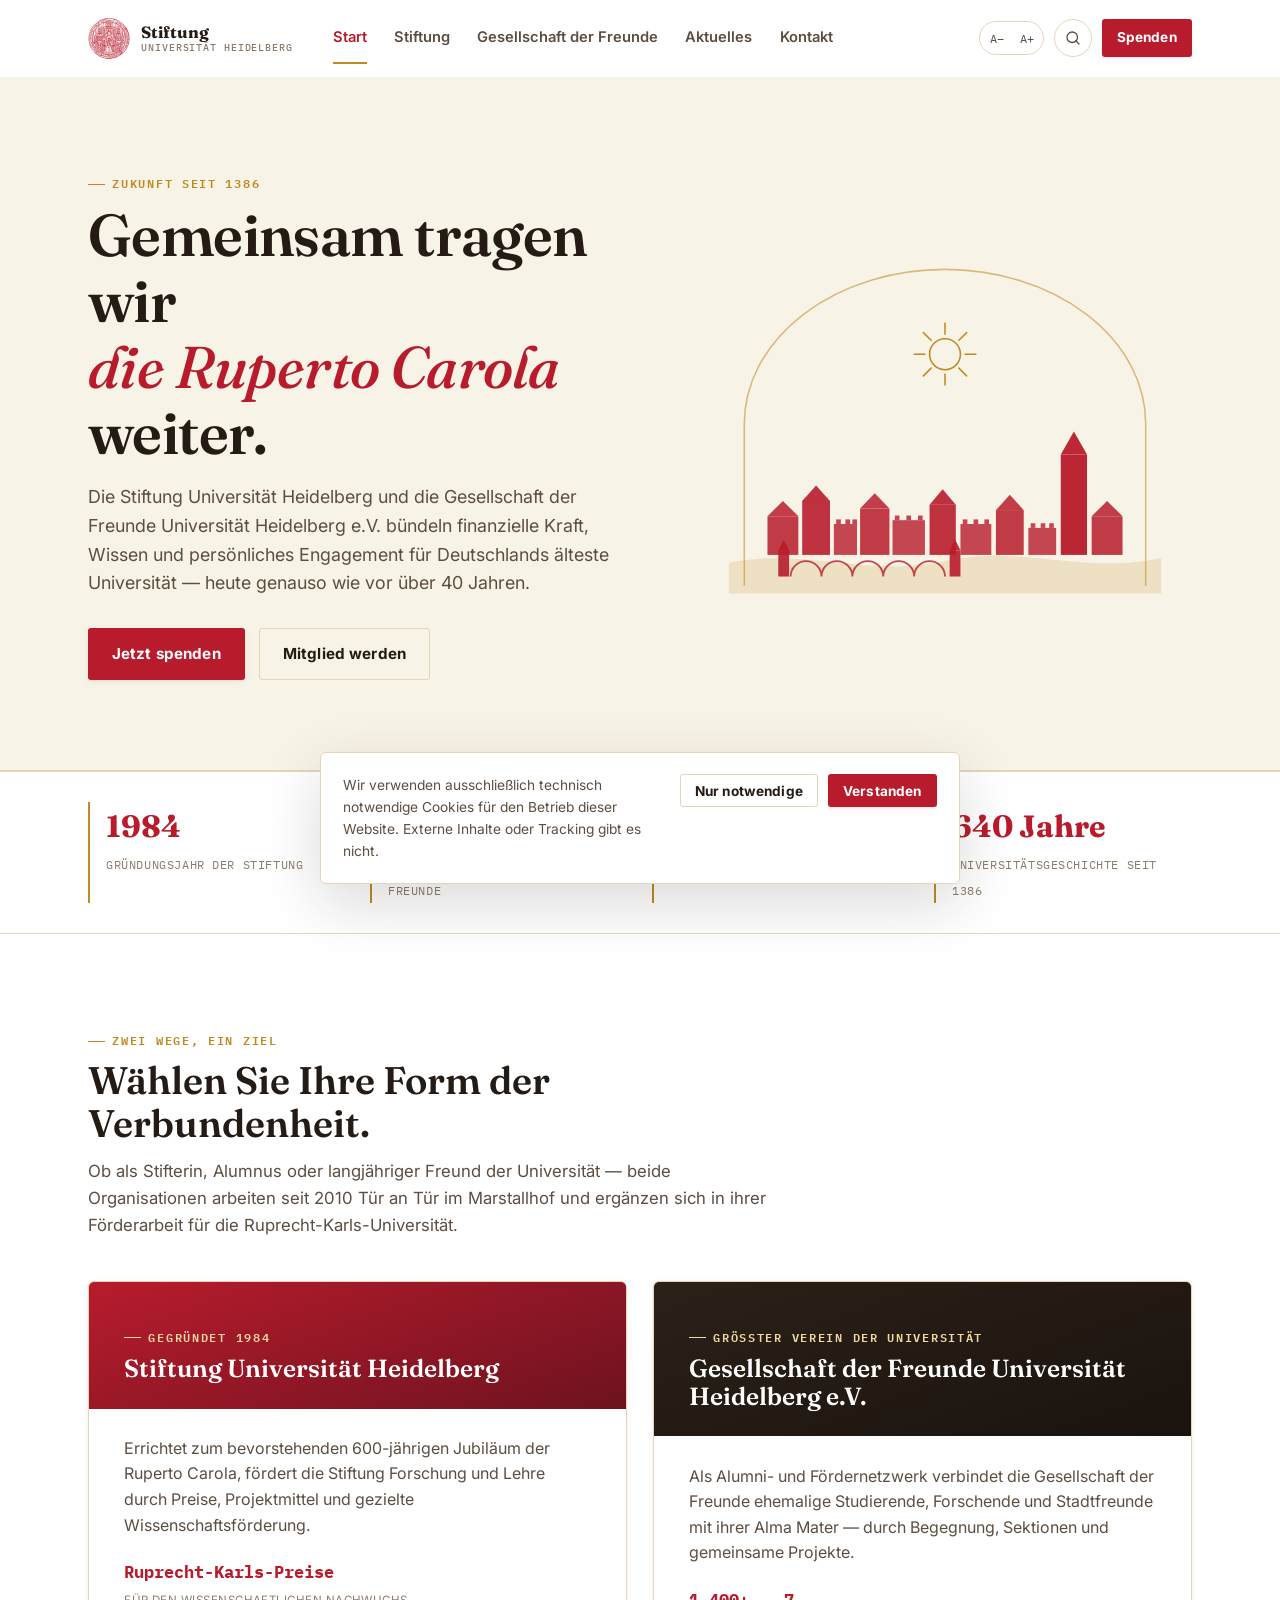
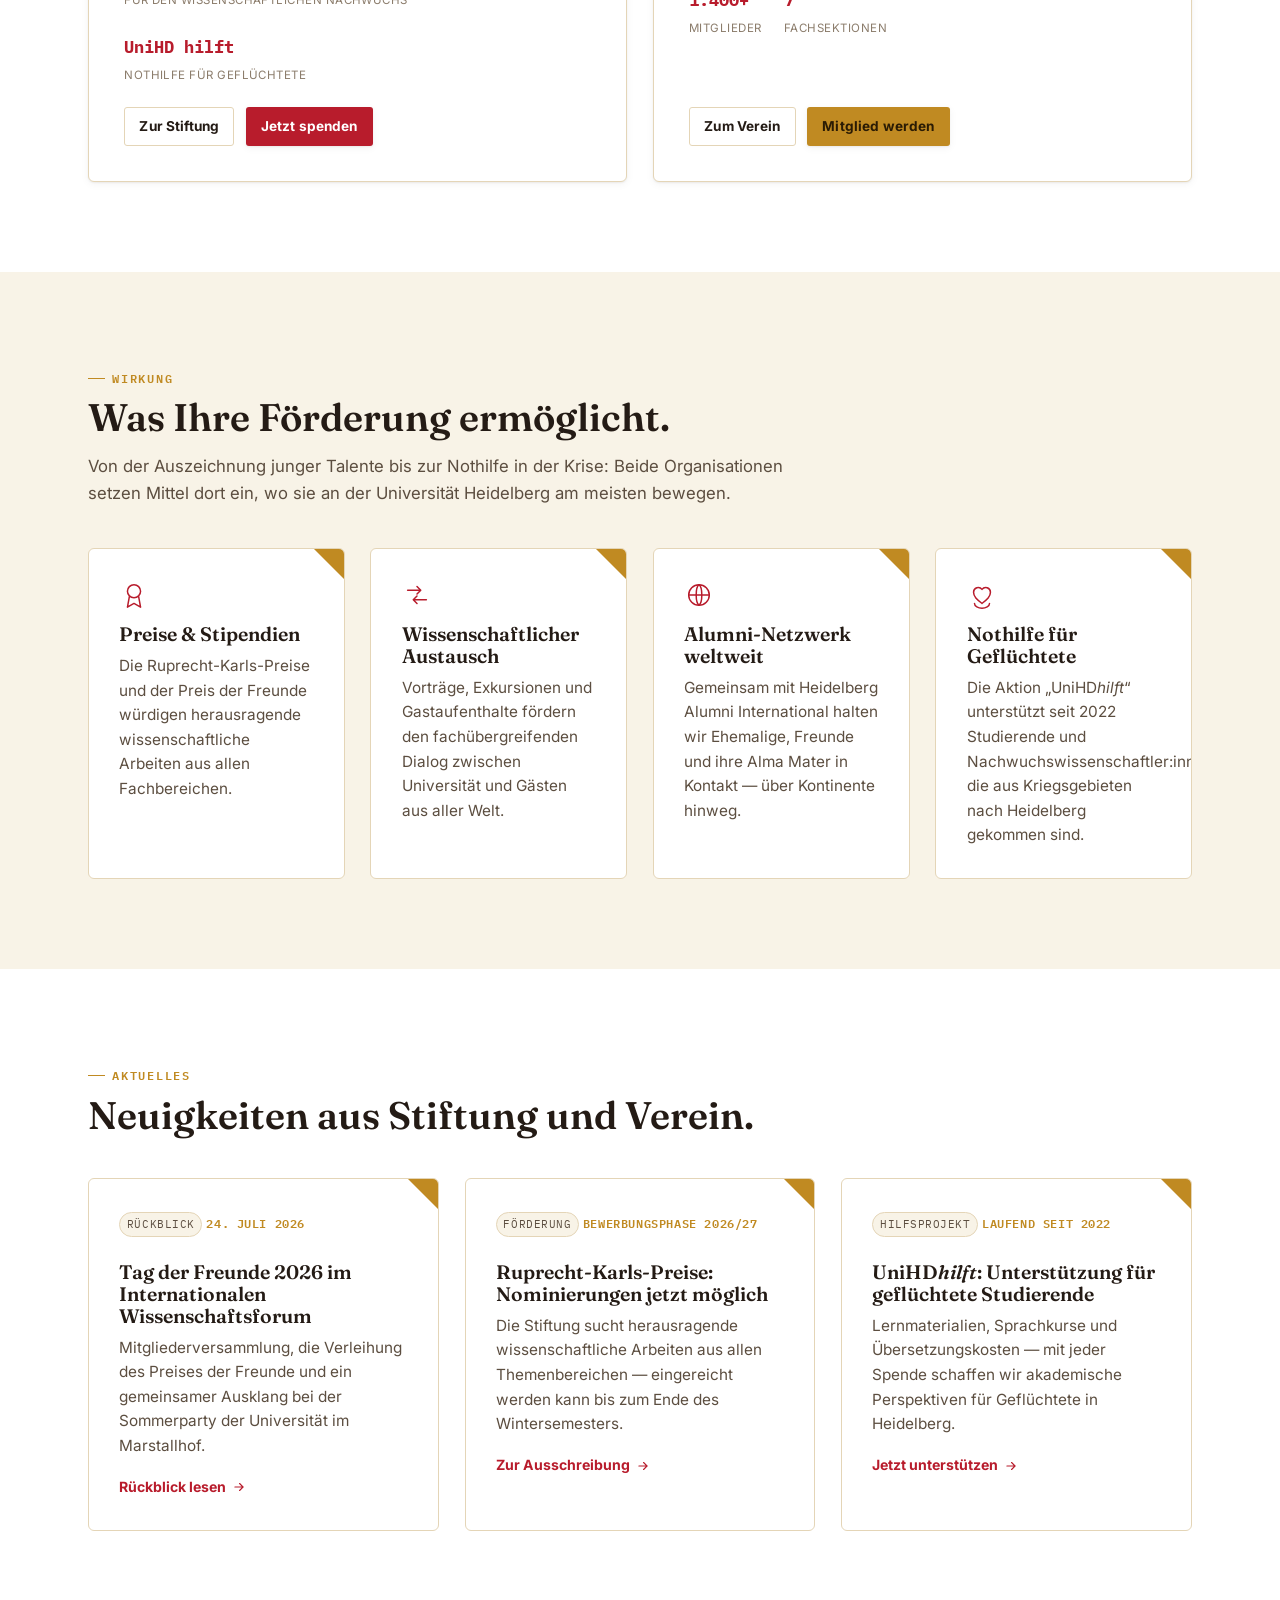
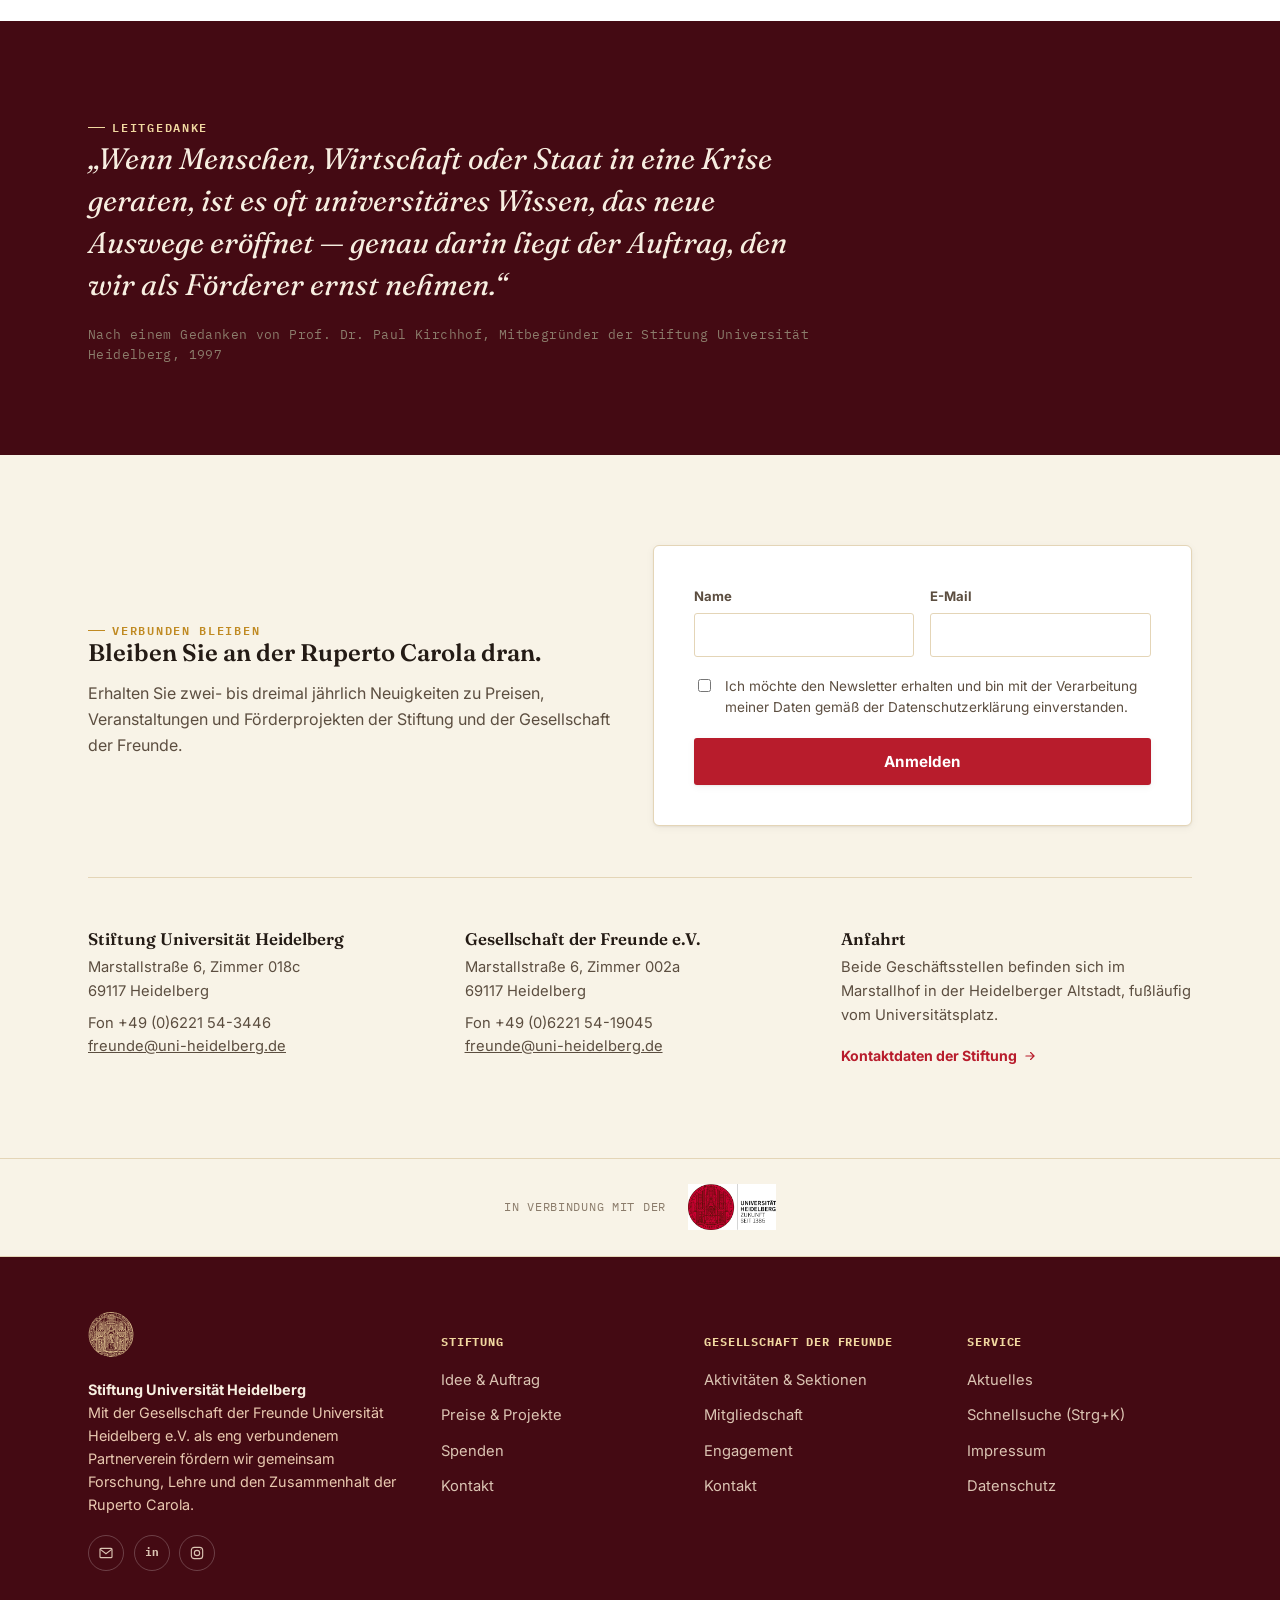
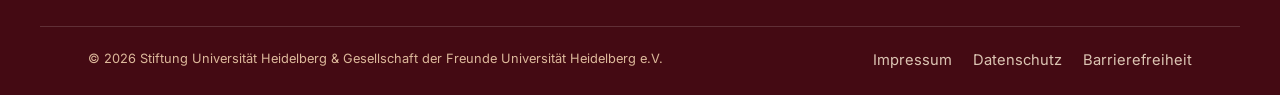
<file: index.html>
<!DOCTYPE html>
<html lang="de">
<head>
<meta charset="UTF-8">
<meta name="viewport" content="width=device-width, initial-scale=1">
<title>Stiftung Universität Heidelberg — mit der Gesellschaft der Freunde</title>
<meta name="description" content="Die Stiftung Universität Heidelberg und die Gesellschaft der Freunde Universität Heidelberg e.V. fördern gemeinsam Forschung, Lehre und den Zusammenhalt der Ruperto Carola.">
<link rel="icon" type="image/jpeg" href="assets/img/uni-hd-seal.jpeg">
<link rel="stylesheet" href="assets/style.css">
</head>
<body>
<a class="skip-link" href="#main">Zum Inhalt springen</a>
<div class="scroll-progress"></div>

<!-- ===================== HEADER ===================== -->
<header class="site-header">
  <div class="container header-inner">
    <a href="index.html" class="brand" aria-label="Stiftung Universität Heidelberg — Start">
      <span class="seal-mark" style="width:42px;height:42px;" role="img" aria-label="Siegel der Universität Heidelberg"></span>
      <span class="brand-lines">Stiftung<br><small>Universität&nbsp;Heidelberg</small></span>
    </a>

    <button class="nav-toggle" aria-label="Menü öffnen" aria-expanded="false"><span></span></button>

    <nav class="main-nav" aria-label="Hauptnavigation">
      <a href="index.html" class="is-active">Start</a>
      <a href="stiftung.html">Stiftung</a>
      <a href="gdf.html">Gesellschaft der Freunde</a>
      <a href="index.html#aktuelles">Aktuelles</a>
      <a href="index.html#kontakt">Kontakt</a>
    </nav>

    <div class="header-actions">
      <div class="font-controls" aria-label="Textgröße anpassen">
        <button data-font-dec aria-label="Schrift verkleinern">A−</button>
        <button data-font-inc aria-label="Schrift vergrößern">A+</button>
      </div>
      <button class="icon-btn" data-cmdk-open aria-label="Schnellsuche öffnen (Strg+K)">
        <svg width="18" height="18" viewBox="0 0 24 24" fill="none" stroke="currentColor" stroke-width="1.7" stroke-linecap="round" stroke-linejoin="round"><circle cx="11" cy="11" r="7"/><path d="M20 20l-4.3-4.3"/></svg>
      </button>
      <a href="stiftung.html#spenden" class="btn btn-primary btn-sm">Spenden</a>
    </div>
  </div>
</header>

<main id="main">

  <!-- ===================== HERO ===================== -->
  <section class="hero">
    <div class="container hero-grid">
      <div class="reveal is-visible">
        <span class="eyebrow">Zukunft seit 1386</span>
        <h1>Gemeinsam tragen wir <em>die&nbsp;Ruperto&nbsp;Carola</em> weiter.</h1>
        <p class="lede">Die Stiftung Universität Heidelberg und die Gesellschaft der Freunde Universität Heidelberg e.V. bündeln finanzielle Kraft, Wissen und persönliches Engagement für Deutschlands älteste Universität — heute genauso wie vor über 40 Jahren.</p>
        <div class="hero-actions">
          <a href="stiftung.html#spenden" class="btn btn-primary">Jetzt spenden</a>
          <a href="gdf.html#mitglied-werden" class="btn btn-outline">Mitglied werden</a>
        </div>
      </div>
      <div class="hero-art reveal is-visible" aria-hidden="true">
        <svg viewBox="0 0 640 520" width="100%" role="img" aria-label="Illustration einer Universitätsstadt an einem Fluss, umrahmt von einem Torbogen">
          <path d="M60 470 L60 260 A260 200 0 0 1 580 260 L580 470" fill="none" style="stroke:var(--gold);stroke-width:2" opacity=".55"/>
          <circle cx="320" cy="170" r="20" fill="none" style="stroke:var(--gold);stroke-width:2"/>
          <g style="stroke:var(--gold);stroke-width:2" stroke-linecap="round">
            <line x1="346" y1="170" x2="360" y2="170"/>
            <line x1="338" y1="152" x2="348" y2="142"/>
            <line x1="320" y1="144" x2="320" y2="130"/>
            <line x1="302" y1="152" x2="292" y2="142"/>
            <line x1="294" y1="170" x2="280" y2="170"/>
            <line x1="302" y1="188" x2="292" y2="198"/>
            <line x1="320" y1="196" x2="320" y2="210"/>
            <line x1="338" y1="188" x2="348" y2="198"/>
          </g>
          <path d="M40 440 C140 420 220 460 320 438 C420 416 500 456 600 434 L600 480 L40 480 Z" style="fill:var(--gold)" opacity=".18"/>
          <g style="fill:var(--c-red)">
            <rect x="90" y="380" width="40" height="50" opacity=".85"/>
            <polygon points="90,380 130,380 110,360" opacity=".85"/>
            <rect x="135" y="360" width="36" height="70" opacity=".9"/>
            <polygon points="135,360 171,360 153,340" opacity=".9"/>
            <rect x="176" y="390" width="30" height="40" opacity=".8"/>
            <rect x="179" y="384" width="6" height="6" opacity=".8"/><rect x="191" y="384" width="6" height="6" opacity=".8"/><rect x="200" y="384" width="6" height="6" opacity=".8"/>
            <rect x="210" y="370" width="38" height="60" opacity=".85"/>
            <polygon points="210,370 248,370 229,350" opacity=".85"/>
            <rect x="252" y="385" width="42" height="45" opacity=".8"/>
            <rect x="255" y="379" width="6" height="6" opacity=".8"/><rect x="270" y="379" width="6" height="6" opacity=".8"/><rect x="285" y="379" width="6" height="6" opacity=".8"/>
            <rect x="300" y="365" width="34" height="65" opacity=".9"/>
            <polygon points="300,365 334,365 317,345" opacity=".9"/>
            <rect x="340" y="390" width="40" height="40" opacity=".8"/>
            <rect x="343" y="384" width="6" height="6" opacity=".8"/><rect x="357" y="384" width="6" height="6" opacity=".8"/><rect x="371" y="384" width="6" height="6" opacity=".8"/>
            <rect x="386" y="372" width="36" height="58" opacity=".85"/>
            <polygon points="386,372 422,372 404,352" opacity=".85"/>
            <rect x="428" y="395" width="36" height="35" opacity=".8"/>
            <rect x="431" y="389" width="6" height="6" opacity=".8"/><rect x="444" y="389" width="6" height="6" opacity=".8"/><rect x="455" y="389" width="6" height="6" opacity=".8"/>
            <rect x="470" y="300" width="34" height="130" opacity=".95"/>
            <polygon points="470,300 504,300 487,270" opacity=".95"/>
            <rect x="510" y="380" width="40" height="50" opacity=".85"/>
            <polygon points="510,380 550,380 530,360" opacity=".85"/>
          </g>
          <g style="fill:var(--c-red)" opacity=".9">
            <rect x="104" y="424" width="14" height="34"/>
            <polygon points="104,424 118,424 111,410"/>
            <rect x="326" y="424" width="14" height="34"/>
            <polygon points="326,424 340,424 333,410"/>
          </g>
          <path d="M120 458 a20 20 0 0 1 40 0 a20 20 0 0 1 40 0 a20 20 0 0 1 40 0 a20 20 0 0 1 40 0 a20 20 0 0 1 40 0" fill="none" style="stroke:var(--c-red);stroke-width:2.4" opacity=".8"/>
        </svg>
      </div>
    </div>
  </section>

  <!-- ===================== STAT STRIP ===================== -->
  <div class="stat-strip">
    <div class="container">
      <div class="stat"><b data-count="1984">0</b><span>Gründungsjahr der Stiftung</span></div>
      <div class="stat"><b data-count="1400" data-suffix="+">0</b><span>Mitglieder der Gesellschaft der Freunde</span></div>
      <div class="stat"><b data-count="7">0</b><span>Fachsektionen im Verein</span></div>
      <div class="stat"><b data-count="640" data-suffix=" Jahre">0</b><span>Universitätsgeschichte seit 1386</span></div>
    </div>
  </div>

  <!-- ===================== HUB CARDS ===================== -->
  <section class="section" id="hub">
    <div class="container">
      <div class="section-head reveal">
        <span class="eyebrow">Zwei Wege, ein Ziel</span>
        <h2>Wählen Sie Ihre Form der Verbundenheit.</h2>
        <p>Ob als Stifterin, Alumnus oder langjähriger Freund der Universität — beide Organisationen arbeiten seit 2010 Tür an Tür im Marstallhof und ergänzen sich in ihrer Förderarbeit für die Ruprecht-Karls-Universität.</p>
      </div>

      <div class="grid grid-2 reveal-stagger">
        <article class="hub-card">
          <div class="hub-card-top is-stiftung">
            <span class="eyebrow">Gegründet 1984</span>
            <h3>Stiftung Universität Heidelberg</h3>
          </div>
          <div class="hub-card-body">
            <p>Errichtet zum bevorstehenden 600-jährigen Jubiläum der Ruperto Carola, fördert die Stiftung Forschung und Lehre durch Preise, Projektmittel und gezielte Wissenschaftsförderung.</p>
            <div class="hub-card-facts">
              <div><b>Ruprecht-Karls-Preise</b><span>Für den wissenschaftlichen Nachwuchs</span></div>
              <div><b>UniHD hilft</b><span>Nothilfe für Geflüchtete</span></div>
            </div>
            <div class="hub-card-actions">
              <a href="stiftung.html" class="btn btn-outline btn-sm">Zur Stiftung</a>
              <a href="stiftung.html#spenden" class="btn btn-primary btn-sm">Jetzt spenden</a>
            </div>
          </div>
        </article>

        <article class="hub-card">
          <div class="hub-card-top is-gdf">
            <span class="eyebrow">Größter Verein der Universität</span>
            <h3>Gesellschaft der Freunde Universität Heidelberg e.V.</h3>
          </div>
          <div class="hub-card-body">
            <p>Als Alumni- und Fördernetzwerk verbindet die Gesellschaft der Freunde ehemalige Studierende, Forschende und Stadtfreunde mit ihrer Alma Mater — durch Begegnung, Sektionen und gemeinsame Projekte.</p>
            <div class="hub-card-facts">
              <div><b>1.400+</b><span>Mitglieder</span></div>
              <div><b>7</b><span>Fachsektionen</span></div>
            </div>
            <div class="hub-card-actions">
              <a href="gdf.html" class="btn btn-outline btn-sm">Zum Verein</a>
              <a href="gdf.html#mitglied-werden" class="btn btn-gold btn-sm">Mitglied werden</a>
            </div>
          </div>
        </article>
      </div>
    </div>
  </section>

  <!-- ===================== IMPACT ===================== -->
  <section class="section section-alt">
    <div class="container">
      <div class="section-head reveal">
        <span class="eyebrow">Wirkung</span>
        <h2>Was Ihre Förderung ermöglicht.</h2>
        <p>Von der Auszeichnung junger Talente bis zur Nothilfe in der Krise: Beide Organisationen setzen Mittel dort ein, wo sie an der Universität Heidelberg am meisten bewegen.</p>
      </div>
      <div class="grid grid-4 reveal-stagger">
        <div class="card">
          <svg class="card-icon" width="30" height="30" viewBox="0 0 32 32" fill="none" stroke="currentColor" stroke-width="1.6" stroke-linecap="round" stroke-linejoin="round"><circle cx="16" cy="12" r="7"/><path d="M11 18 9 29 16 25 23 29 21 18"/></svg>
          <h3>Preise &amp; Stipendien</h3>
          <p>Die Ruprecht-Karls-Preise und der Preis der Freunde würdigen herausragende wissenschaftliche Arbeiten aus allen Fachbereichen.</p>
        </div>
        <div class="card">
          <svg class="card-icon" width="30" height="30" viewBox="0 0 32 32" fill="none" stroke="currentColor" stroke-width="1.6" stroke-linecap="round" stroke-linejoin="round"><path d="M6 11h14M16 7l4 4-4 4"/><path d="M26 21H12M16 25l-4-4 4-4"/></svg>
          <h3>Wissenschaftlicher Austausch</h3>
          <p>Vorträge, Exkursionen und Gastaufenthalte fördern den fachübergreifenden Dialog zwischen Universität und Gästen aus aller Welt.</p>
        </div>
        <div class="card">
          <svg class="card-icon" width="30" height="30" viewBox="0 0 32 32" fill="none" stroke="currentColor" stroke-width="1.6" stroke-linecap="round" stroke-linejoin="round"><circle cx="16" cy="16" r="11"/><path d="M5 16h22M16 5c4 3 4 19 0 22M16 5c-4 3-4 19 0 22"/></svg>
          <h3>Alumni-Netzwerk weltweit</h3>
          <p>Gemeinsam mit Heidelberg Alumni International halten wir Ehemalige, Freunde und ihre Alma Mater in Kontakt — über Kontinente hinweg.</p>
        </div>
        <div class="card">
          <svg class="card-icon" width="30" height="30" viewBox="0 0 32 32" fill="none" stroke="currentColor" stroke-width="1.6" stroke-linecap="round" stroke-linejoin="round"><path d="M16 25c-5-4-9-7-9-12a5 5 0 0 1 9-3 5 5 0 0 1 9 3c0 5-4 8-9 12z"/><path d="M8 25c0 3 4 5 8 5s8-2 8-5"/></svg>
          <h3>Nothilfe für Geflüchtete</h3>
          <p>Die Aktion „UniHD<em>hilft</em>“ unterstützt seit 2022 Studierende und Nachwuchswissenschaftler:innen, die aus Kriegsgebieten nach Heidelberg gekommen sind.</p>
        </div>
      </div>
    </div>
  </section>

  <!-- ===================== AKTUELLES ===================== -->
  <section class="section" id="aktuelles">
    <div class="container">
      <div class="section-head reveal">
        <span class="eyebrow">Aktuelles</span>
        <h2>Neuigkeiten aus Stiftung und Verein.</h2>
      </div>
      <div class="grid grid-3 reveal-stagger">
        <article class="card news-card">
          <span class="news-tag">Rückblick</span>
          <time>24. Juli 2026</time>
          <h3>Tag der Freunde 2026 im Internationalen Wissenschaftsforum</h3>
          <p>Mitgliederversammlung, die Verleihung des Preises der Freunde und ein gemeinsamer Ausklang bei der Sommerparty der Universität im Marstallhof.</p>
          <a class="card-link" href="gdf.html#engagement">Rückblick lesen <svg viewBox="0 0 24 24" fill="none" stroke="currentColor" stroke-width="2" stroke-linecap="round"><path d="M5 12h14M13 6l6 6-6 6"/></svg></a>
        </article>
        <article class="card news-card">
          <span class="news-tag">Förderung</span>
          <time>Bewerbungsphase 2026/27</time>
          <h3>Ruprecht-Karls-Preise: Nominierungen jetzt möglich</h3>
          <p>Die Stiftung sucht herausragende wissenschaftliche Arbeiten aus allen Themenbereichen — eingereicht werden kann bis zum Ende des Wintersemesters.</p>
          <a class="card-link" href="stiftung.html#aktivitaeten">Zur Ausschreibung <svg viewBox="0 0 24 24" fill="none" stroke="currentColor" stroke-width="2" stroke-linecap="round"><path d="M5 12h14M13 6l6 6-6 6"/></svg></a>
        </article>
        <article class="card news-card">
          <span class="news-tag">Hilfsprojekt</span>
          <time>Laufend seit 2022</time>
          <h3>UniHD<em>hilft</em>: Unterstützung für geflüchtete Studierende</h3>
          <p>Lernmaterialien, Sprachkurse und Übersetzungskosten — mit jeder Spende schaffen wir akademische Perspektiven für Geflüchtete in Heidelberg.</p>
          <a class="card-link" href="stiftung.html#spenden">Jetzt unterstützen <svg viewBox="0 0 24 24" fill="none" stroke="currentColor" stroke-width="2" stroke-linecap="round"><path d="M5 12h14M13 6l6 6-6 6"/></svg></a>
        </article>
      </div>
    </div>
  </section>

  <!-- ===================== QUOTE ===================== -->
  <section class="section section-dark">
    <div class="container">
      <div class="quote-block reveal">
        <span class="eyebrow">Leitgedanke</span>
        <blockquote>„Wenn Menschen, Wirtschaft oder Staat in eine Krise geraten, ist es oft universitäres Wissen, das neue Auswege eröffnet — genau darin liegt der Auftrag, den wir als Förderer ernst nehmen.“</blockquote>
        <cite>Nach einem Gedanken von Prof. Dr. Paul Kirchhof, Mitbegründer der Stiftung Universität Heidelberg, 1997</cite>
      </div>
    </div>
  </section>

  <!-- ===================== NEWSLETTER ===================== -->
  <section class="section section-alt" id="kontakt">
    <div class="container">
      <div class="grid grid-2" style="align-items:center;">
        <div class="reveal">
          <span class="eyebrow">Verbunden bleiben</span>
          <h2>Bleiben Sie an der Ruperto Carola dran.</h2>
          <p class="text-soft" style="margin-top:.9rem;max-width:34rem;">Erhalten Sie zwei- bis dreimal jährlich Neuigkeiten zu Preisen, Veranstaltungen und Förderprojekten der Stiftung und der Gesellschaft der Freunde.</p>
        </div>
        <form class="form-card reveal" data-newsletter aria-label="Newsletter-Anmeldung">
          <div class="form-row-2">
            <div class="field">
              <label for="nl-name">Name</label>
              <input id="nl-name" type="text" name="name" required autocomplete="name">
            </div>
            <div class="field">
              <label for="nl-mail">E-Mail</label>
              <input id="nl-mail" type="email" name="email" required autocomplete="email">
            </div>
          </div>
          <label class="checkbox-row" style="margin-bottom:1.2rem;">
            <input type="checkbox" required>
            <span>Ich möchte den Newsletter erhalten und bin mit der Verarbeitung meiner Daten gemäß der Datenschutzerklärung einverstanden.</span>
          </label>
          <button type="submit" class="btn btn-primary btn-block">Anmelden</button>
        </form>
      </div>

      <hr class="rule" style="margin-block:3.2rem;">

      <div class="grid grid-3">
        <div class="reveal">
          <h3 style="font-size:1.05rem;">Stiftung Universität Heidelberg</h3>
          <p class="text-soft" style="margin-top:.5rem;font-size:.92rem;">Marstallstraße 6, Zimmer 018c<br>69117 Heidelberg</p>
          <p class="text-soft" style="margin-top:.5rem;font-size:.92rem;">Fon +49 (0)6221 54-3446<br><a href="mailto:freunde@uni-heidelberg.de" style="text-decoration:underline;">freunde@uni-heidelberg.de</a></p>
        </div>
        <div class="reveal">
          <h3 style="font-size:1.05rem;">Gesellschaft der Freunde e.V.</h3>
          <p class="text-soft" style="margin-top:.5rem;font-size:.92rem;">Marstallstraße 6, Zimmer 002a<br>69117 Heidelberg</p>
          <p class="text-soft" style="margin-top:.5rem;font-size:.92rem;">Fon +49 (0)6221 54-19045<br><a href="mailto:freunde@uni-heidelberg.de" style="text-decoration:underline;">freunde@uni-heidelberg.de</a></p>
        </div>
        <div class="reveal">
          <h3 style="font-size:1.05rem;">Anfahrt</h3>
          <p class="text-soft" style="margin-top:.5rem;font-size:.92rem;">Beide Geschäftsstellen befinden sich im Marstallhof in der Heidelberger Altstadt, fußläufig vom Universitätsplatz.</p>
          <a class="card-link" href="stiftung.html#kontakt">Kontaktdaten der Stiftung <svg viewBox="0 0 24 24" width="14" fill="none" stroke="currentColor" stroke-width="2" stroke-linecap="round"><path d="M5 12h14M13 6l6 6-6 6"/></svg></a>
        </div>
      </div>
    </div>
  </section>

</main>

<!-- ===================== OFFICIAL AFFILIATION ===================== -->
<div class="affiliation-bar">
  <div class="container">
    <span>In Verbindung mit der</span>
    <img src="assets/img/uni-hd-lockup.png" alt="Universität Heidelberg — Zukunft seit 1386" loading="lazy" width="309" height="162">
  </div>
</div>

<!-- ===================== FOOTER ===================== -->
<footer class="site-footer">
  <div class="container footer-top">
    <div class="footer-brand">
      <span class="seal-mark is-cream" style="width:46px;height:46px;background-color:#F1D8A0;" role="img" aria-label="Siegel der Universität Heidelberg"></span>
      <p><strong style="color:#F7EEE0;">Stiftung Universität Heidelberg</strong><br>Mit der Gesellschaft der Freunde Universität Heidelberg e.V. als eng verbundenem Partnerverein fördern wir gemeinsam Forschung, Lehre und den Zusammenhalt der Ruperto Carola.</p>
      <div class="footer-social">
        <a href="mailto:freunde@uni-heidelberg.de" aria-label="E-Mail schreiben"><svg width="16" height="16" viewBox="0 0 24 24" fill="none" stroke="currentColor" stroke-width="1.7"><rect x="3" y="5" width="18" height="14" rx="1.5"/><path d="M3.5 6.5l8.5 6.5 8.5-6.5"/></svg></a>
        <a href="#" aria-label="LinkedIn-Profil"><span style="font-family:var(--f-mono);font-size:.7rem;font-weight:700;">in</span></a>
        <a href="#" aria-label="Instagram-Profil"><svg width="16" height="16" viewBox="0 0 24 24" fill="none" stroke="currentColor" stroke-width="1.7"><rect x="3.5" y="3.5" width="17" height="17" rx="4.5"/><circle cx="12" cy="12" r="4"/><circle cx="17.2" cy="6.8" r=".6" fill="currentColor" stroke="none"/></svg></a>
      </div>
    </div>
    <div>
      <h5>Stiftung</h5>
      <ul class="footer-links">
        <li><a href="stiftung.html#idee">Idee &amp; Auftrag</a></li>
        <li><a href="stiftung.html#aktivitaeten">Preise &amp; Projekte</a></li>
        <li><a href="stiftung.html#spenden">Spenden</a></li>
        <li><a href="stiftung.html#kontakt">Kontakt</a></li>
      </ul>
    </div>
    <div>
      <h5>Gesellschaft der Freunde</h5>
      <ul class="footer-links">
        <li><a href="gdf.html#aktivitaeten">Aktivitäten &amp; Sektionen</a></li>
        <li><a href="gdf.html#mitglieder">Mitgliedschaft</a></li>
        <li><a href="gdf.html#engagement">Engagement</a></li>
        <li><a href="gdf.html#kontakt">Kontakt</a></li>
      </ul>
    </div>
    <div>
      <h5>Service</h5>
      <ul class="footer-links">
        <li><a href="index.html#aktuelles">Aktuelles</a></li>
        <li><a href="#" data-cmdk-open>Schnellsuche (Strg+K)</a></li>
        <li><a href="#">Impressum</a></li>
        <li><a href="#">Datenschutz</a></li>
      </ul>
    </div>
  </div>
  <div class="container footer-bottom">
    <span>© 2026 Stiftung Universität Heidelberg &amp; Gesellschaft der Freunde Universität Heidelberg e.V.</span>
    <div class="footer-bottom-links">
      <a href="#">Impressum</a>
      <a href="#">Datenschutz</a>
      <a href="#">Barrierefreiheit</a>
    </div>
  </div>
</footer>

<!-- ===================== COOKIE BANNER ===================== -->
<div class="cookie-banner" role="dialog" aria-label="Hinweis zu Cookies">
  <p>Wir verwenden ausschließlich technisch notwendige Cookies für den Betrieb dieser Website. Externe Inhalte oder Tracking gibt es nicht.</p>
  <div class="cookie-actions">
    <button class="btn btn-outline btn-sm" data-cookie-action>Nur notwendige</button>
    <button class="btn btn-primary btn-sm" data-cookie-action>Verstanden</button>
  </div>
</div>

<!-- ===================== COMMAND PALETTE ===================== -->
<div class="cmdk-backdrop" aria-hidden="true">
  <div class="cmdk-box" role="dialog" aria-label="Schnellsuche">
    <input class="cmdk-input" type="text" placeholder="Wohin möchten Sie springen? (z. B. Spenden, Mitglied werden…)" aria-label="Suche">
    <div class="cmdk-list"></div>
  </div>
</div>

<button class="back-to-top" aria-label="Nach oben scrollen">
  <svg width="18" height="18" viewBox="0 0 24 24" fill="none" stroke="currentColor" stroke-width="2" stroke-linecap="round" stroke-linejoin="round"><path d="M12 19V5M6 11l6-6 6 6"/></svg>
</button>

<script src="assets/main.js"></script>
</body>
</html>
</file>
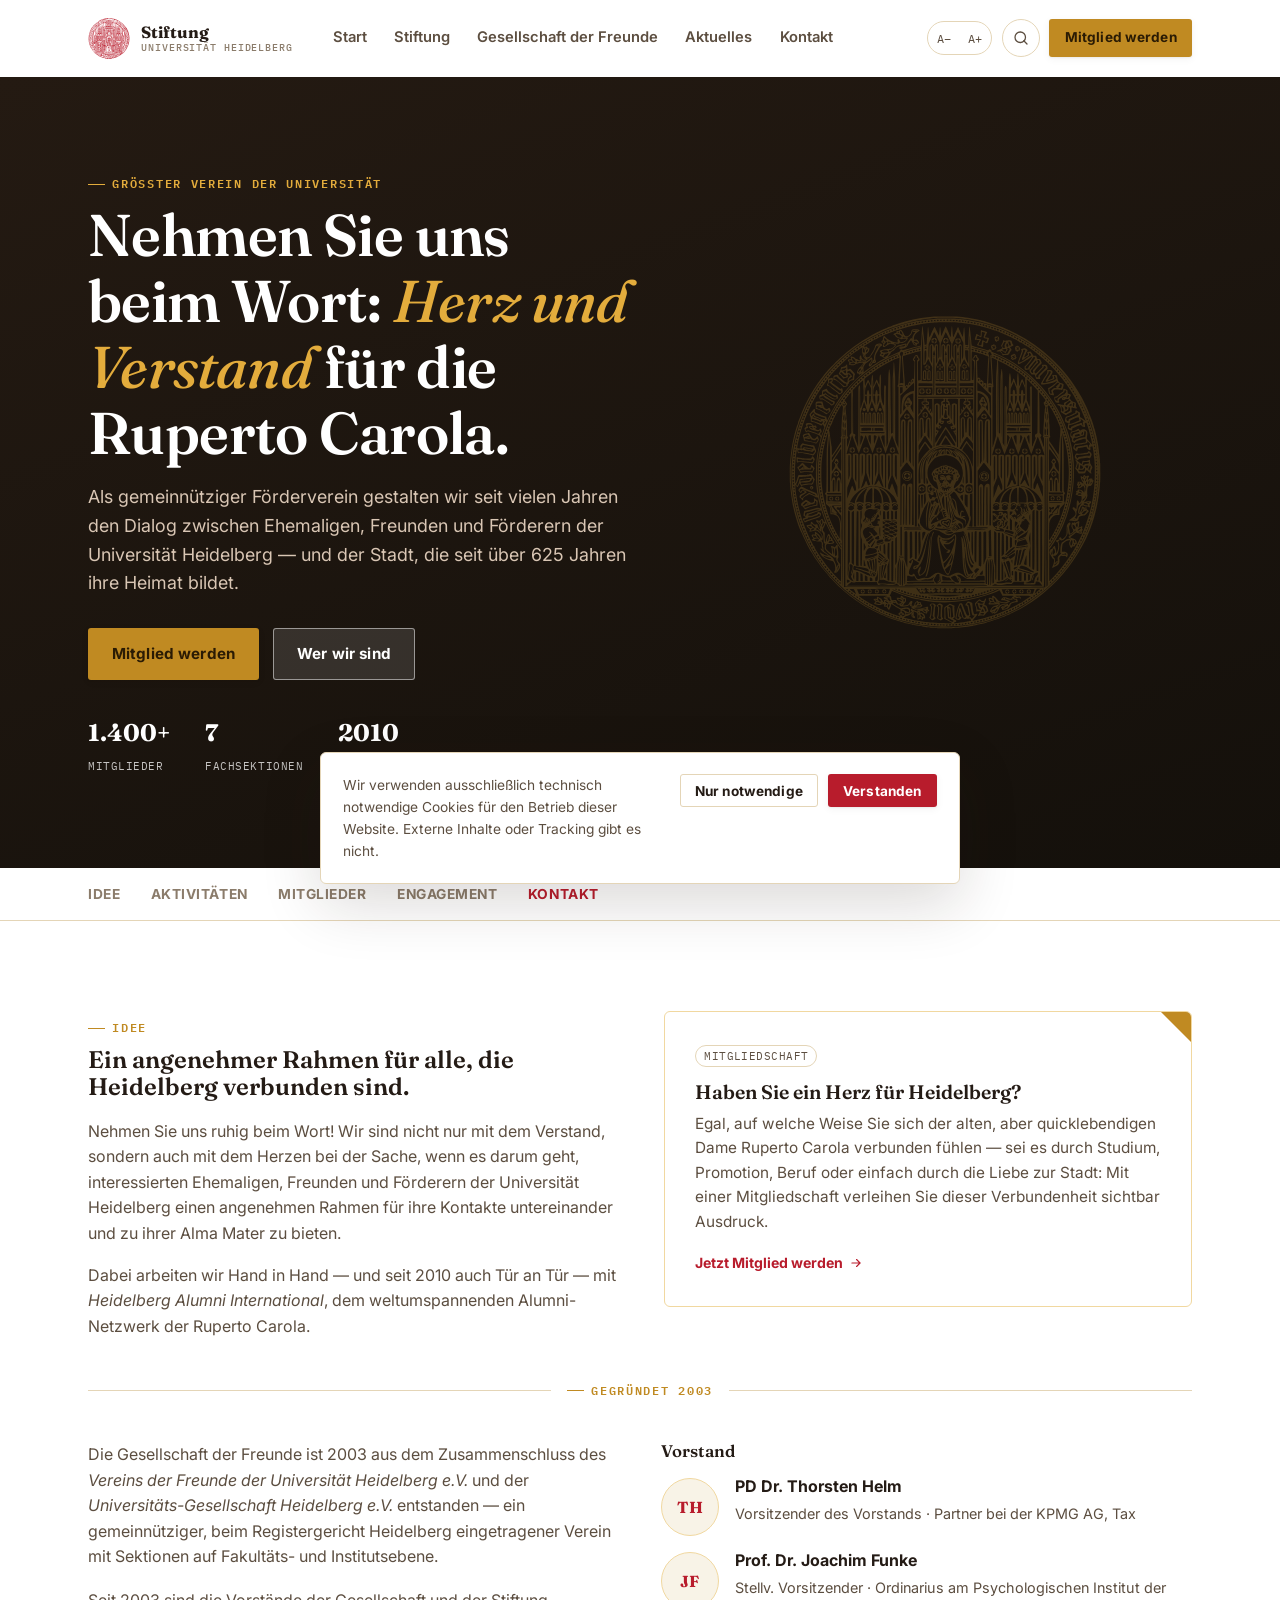
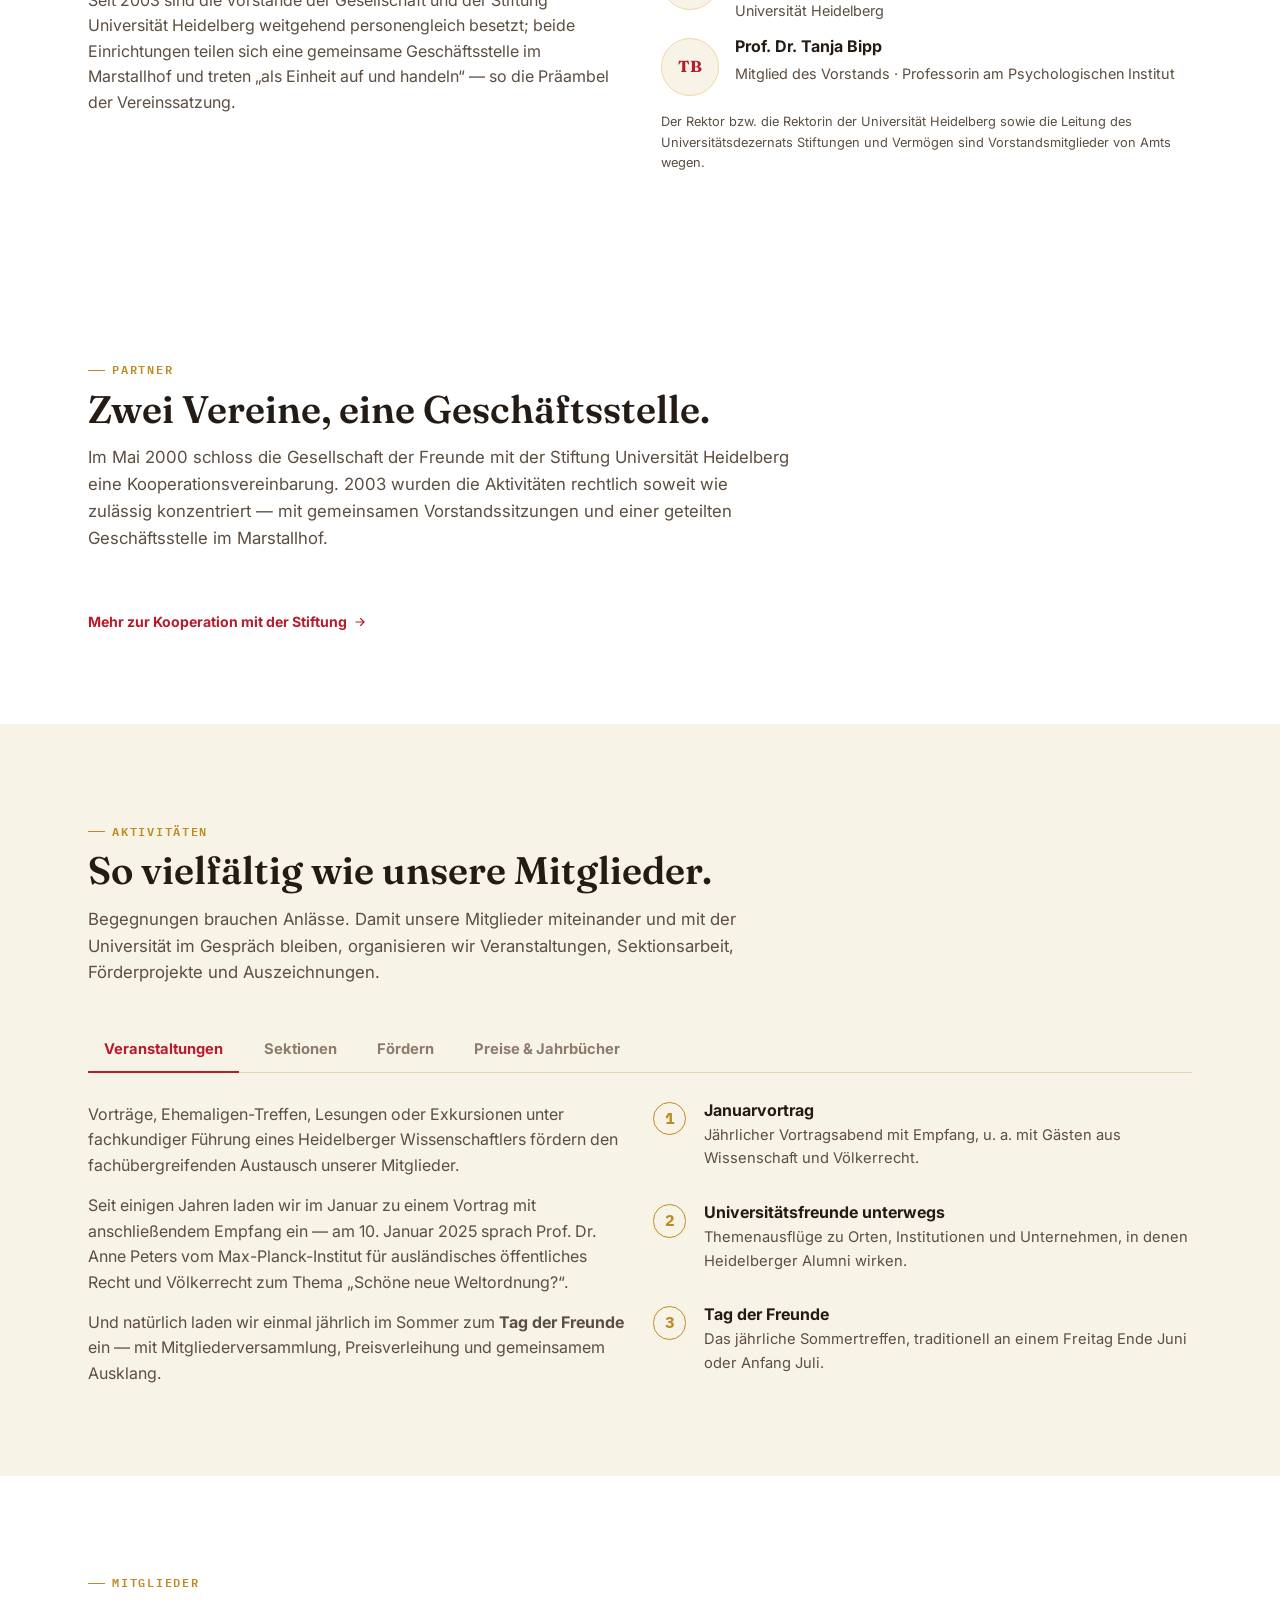
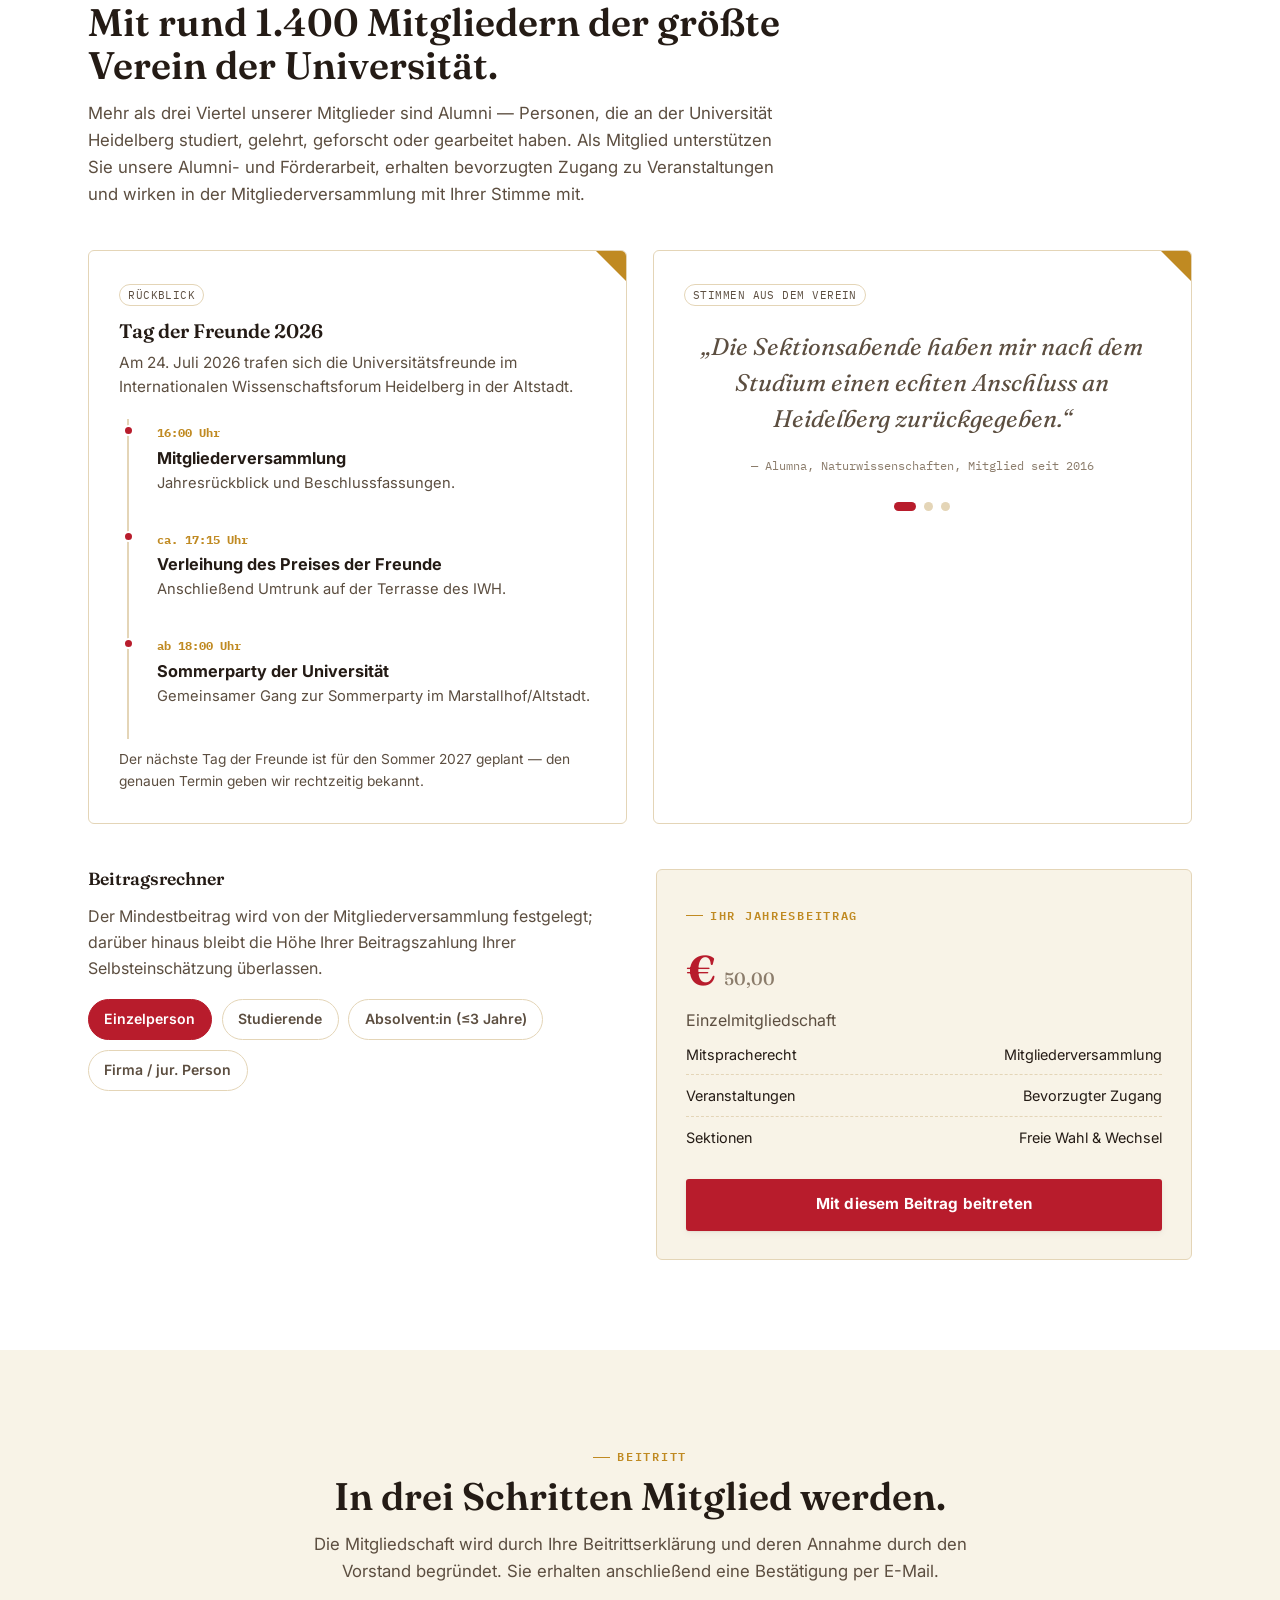
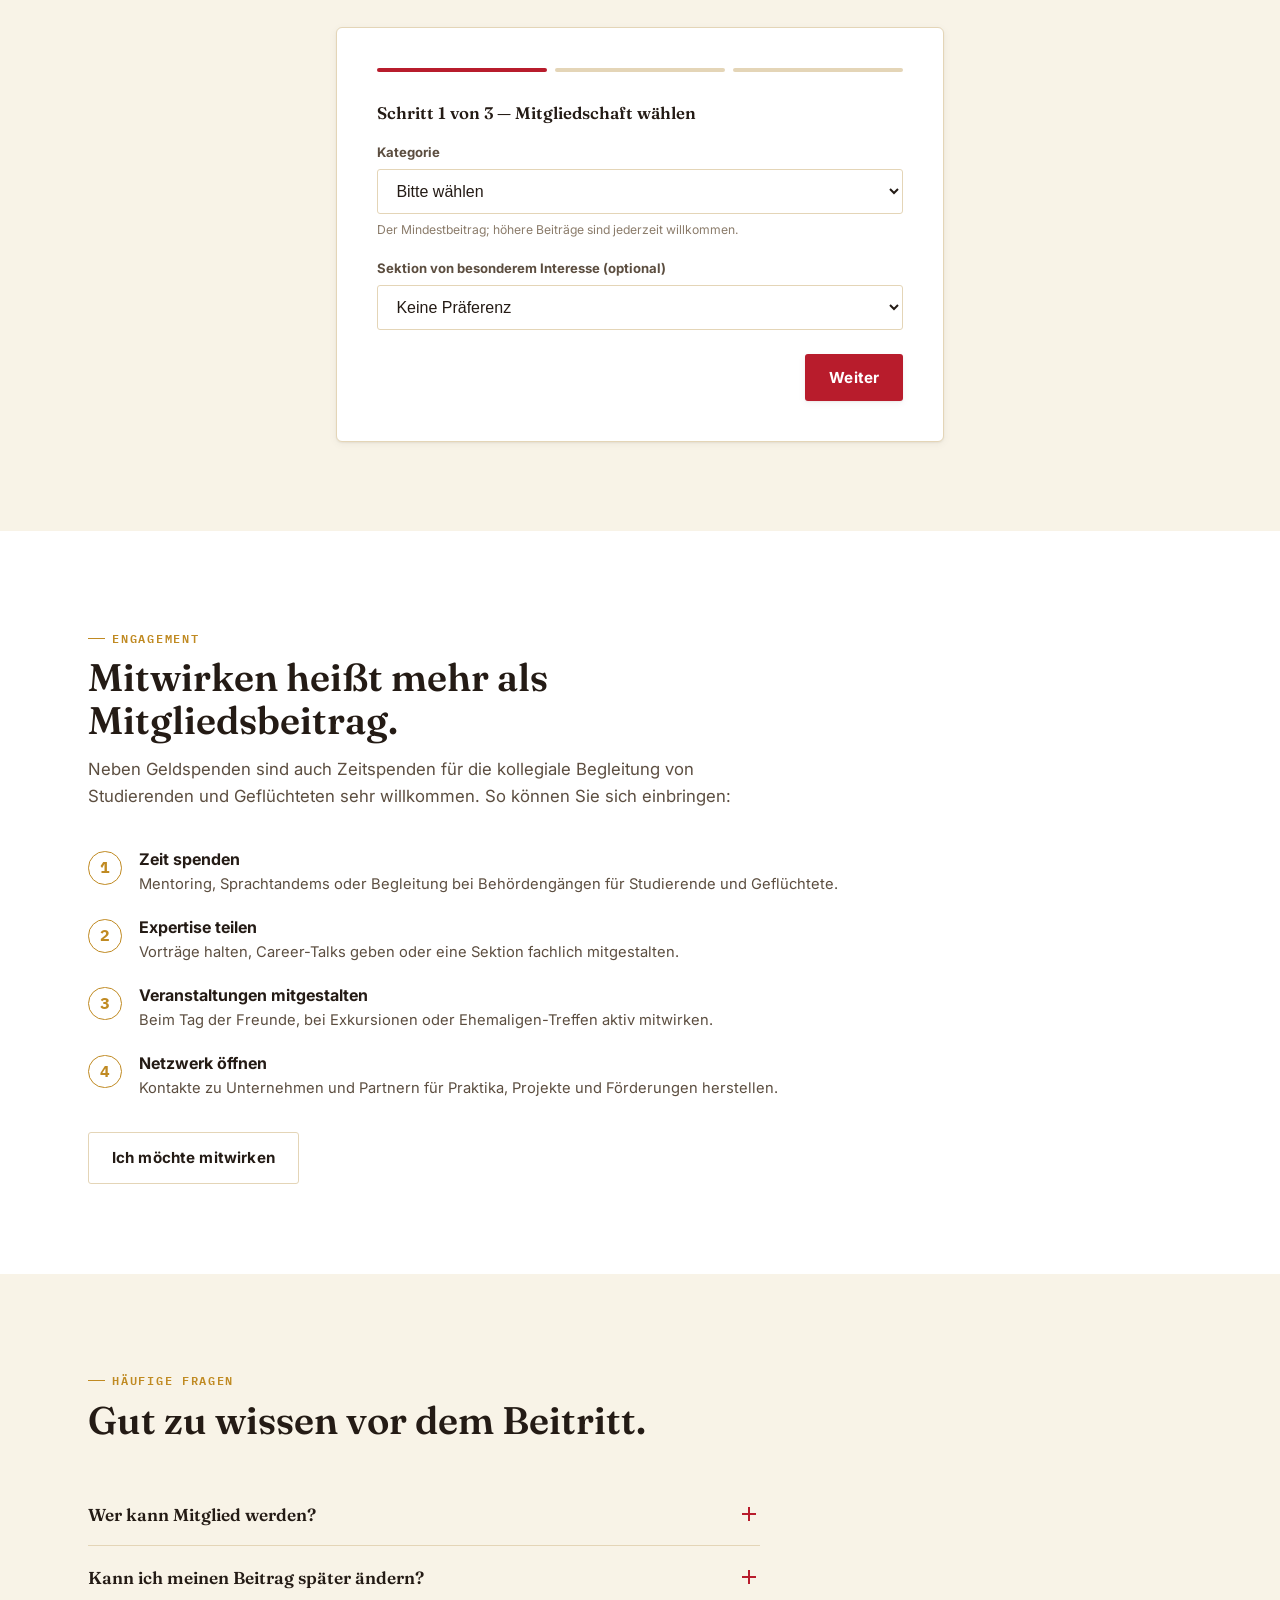
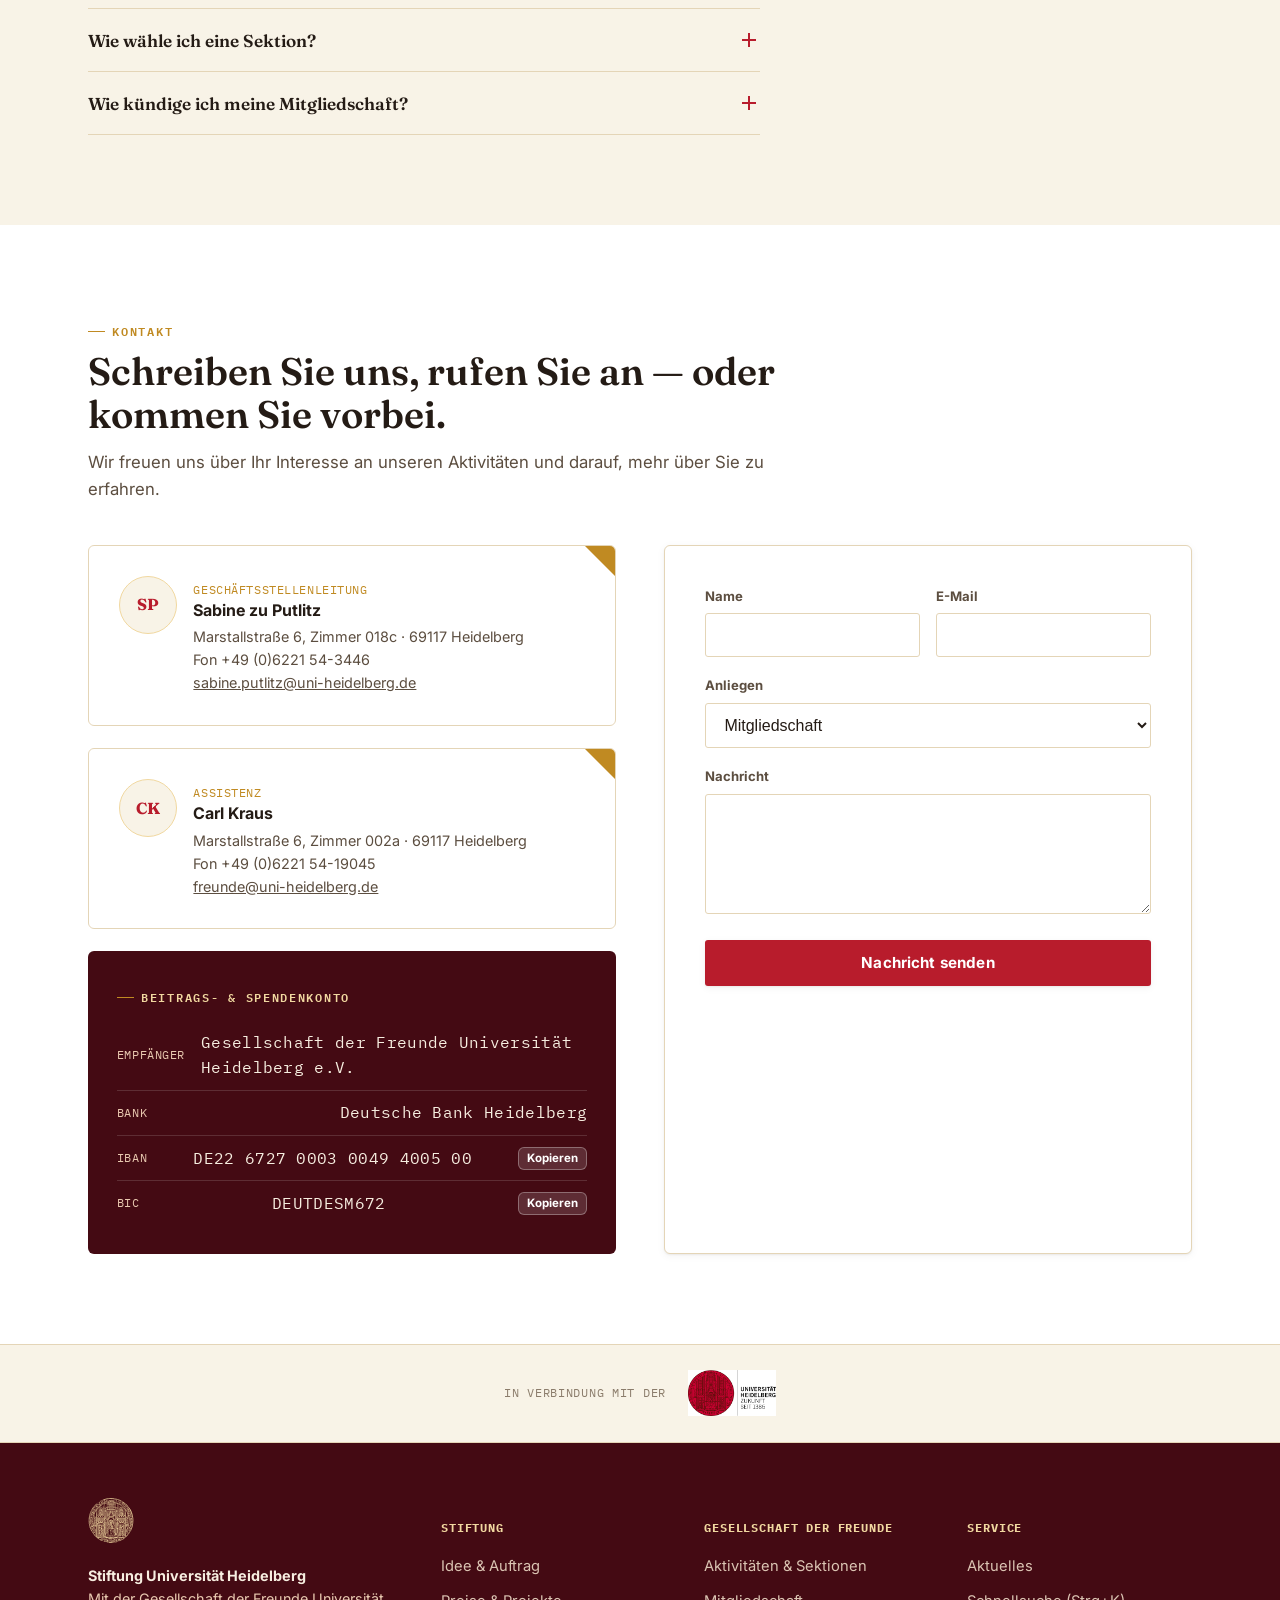
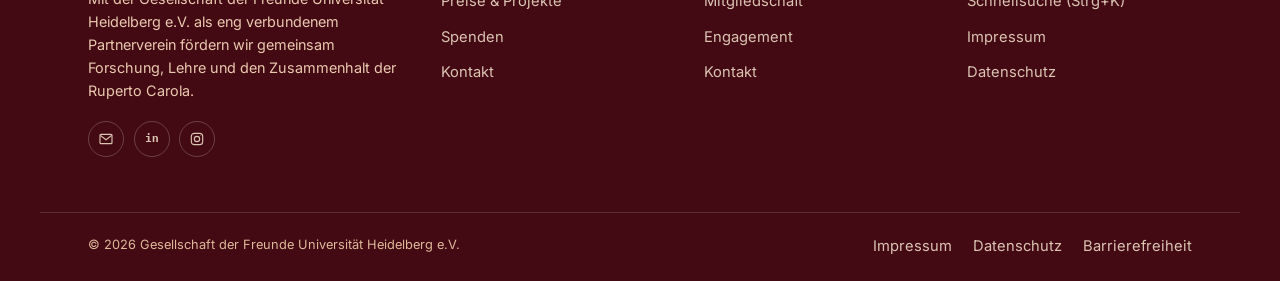
<file: gdf.html>
<!DOCTYPE html>
<html lang="de">
<head>
<meta charset="UTF-8">
<meta name="viewport" content="width=device-width, initial-scale=1">
<title>Gesellschaft der Freunde Universität Heidelberg e.V. — Alumni &amp; Fördernetzwerk</title>
<meta name="description" content="Die Gesellschaft der Freunde Universität Heidelberg e.V. verbindet über 1.400 Alumni, Forschende und Stadtfreunde mit ihrer Alma Mater.">
<link rel="icon" type="image/jpeg" href="assets/img/uni-hd-seal.jpeg">
<link rel="stylesheet" href="assets/style.css">
</head>
<body>
<a class="skip-link" href="#main">Zum Inhalt springen</a>
<div class="scroll-progress"></div>

<header class="site-header">
  <div class="container header-inner">
    <a href="index.html" class="brand" aria-label="Stiftung Universität Heidelberg — Start">
      <span class="seal-mark" style="width:42px;height:42px;" role="img" aria-label="Siegel der Universität Heidelberg"></span>
      <span class="brand-lines">Stiftung<br><small>Universität&nbsp;Heidelberg</small></span>
    </a>
    <button class="nav-toggle" aria-label="Menü öffnen" aria-expanded="false"><span></span></button>
    <nav class="main-nav" aria-label="Hauptnavigation">
      <a href="index.html">Start</a>
      <a href="stiftung.html">Stiftung</a>
      <a href="gdf.html" class="is-active">Gesellschaft der Freunde</a>
      <a href="index.html#aktuelles">Aktuelles</a>
      <a href="index.html#kontakt">Kontakt</a>
    </nav>
    <div class="header-actions">
      <div class="font-controls" aria-label="Textgröße anpassen">
        <button data-font-dec aria-label="Schrift verkleinern">A−</button>
        <button data-font-inc aria-label="Schrift vergrößern">A+</button>
      </div>
      <button class="icon-btn" data-cmdk-open aria-label="Schnellsuche öffnen (Strg+K)">
        <svg width="18" height="18" viewBox="0 0 24 24" fill="none" stroke="currentColor" stroke-width="1.7" stroke-linecap="round" stroke-linejoin="round"><circle cx="11" cy="11" r="7"/><path d="M20 20l-4.3-4.3"/></svg>
      </button>
      <a href="#mitglied-werden" class="btn btn-gold btn-sm">Mitglied werden</a>
    </div>
  </div>
</header>

<main id="main">

  <section class="hero hero-tone-dark">
    <div class="container hero-grid">
      <div class="reveal is-visible">
        <span class="eyebrow">Größter Verein der Universität</span>
        <h1>Nehmen Sie uns beim Wort: <em>Herz und Verstand</em> für die Ruperto Carola.</h1>
        <p class="lede">Als gemeinnütziger Förderverein gestalten wir seit vielen Jahren den Dialog zwischen Ehemaligen, Freunden und Förderern der Universität Heidelberg — und der Stadt, die seit über 625 Jahren ihre Heimat bildet.</p>
        <div class="hero-actions">
          <a href="#mitglied-werden" class="btn btn-gold">Mitglied werden</a>
          <a href="#idee" class="btn btn-ghost-light">Wer wir sind</a>
        </div>
        <div class="hero-facts">
          <div><b>1.400+</b><span>Mitglieder</span></div>
          <div><b>7</b><span>Fachsektionen</span></div>
          <div><b>2010</b><span>Im Marstallhof vereint</span></div>
        </div>
      </div>
      <div class="hero-art reveal is-visible" aria-hidden="true">
        <span class="seal-mark" style="display:block;width:min(70%,320px);aspect-ratio:1;opacity:.18;margin-inline:auto;background-color:#E3AC3C;"></span>
      </div>
    </div>
  </section>

  <div class="subnav-wrap">
    <div class="container subnav">
      <a href="#idee">Idee</a>
      <a href="#aktivitaeten">Aktivitäten</a>
      <a href="#mitglieder">Mitglieder</a>
      <a href="#engagement">Engagement</a>
      <a href="#kontakt">Kontakt</a>
    </div>
  </div>

  <!-- ===================== IDEE ===================== -->
  <section class="section" id="idee">
    <div class="container">
      <div class="grid grid-2" style="gap:3rem;">
        <div class="reveal">
          <span class="eyebrow">Idee</span>
          <h2 style="margin-top:.6rem;">Ein angenehmer Rahmen für alle, die Heidelberg verbunden sind.</h2>
          <p class="text-soft" style="margin-top:1.1rem;">Nehmen Sie uns ruhig beim Wort! Wir sind nicht nur mit dem Verstand, sondern auch mit dem Herzen bei der Sache, wenn es darum geht, interessierten Ehemaligen, Freunden und Förderern der Universität Heidelberg einen angenehmen Rahmen für ihre Kontakte untereinander und zu ihrer Alma Mater zu bieten.</p>
          <p class="text-soft" style="margin-top:1rem;">Dabei arbeiten wir Hand in Hand — und seit 2010 auch Tür an Tür — mit <em>Heidelberg Alumni International</em>, dem weltumspannenden Alumni-Netzwerk der Ruperto Carola.</p>
        </div>
        <div class="reveal">
          <div class="card" style="border-color:var(--gold-pale);">
            <span class="pill-static">Mitgliedschaft</span>
            <h3>Haben Sie ein Herz für Heidelberg?</h3>
            <p>Egal, auf welche Weise Sie sich der alten, aber quicklebendigen Dame Ruperto Carola verbunden fühlen — sei es durch Studium, Promotion, Beruf oder einfach durch die Liebe zur Stadt: Mit einer Mitgliedschaft verleihen Sie dieser Verbundenheit sichtbar Ausdruck.</p>
            <a class="card-link" href="#mitglied-werden">Jetzt Mitglied werden <svg viewBox="0 0 24 24" fill="none" stroke="currentColor" stroke-width="2" stroke-linecap="round"><path d="M5 12h14M13 6l6 6-6 6"/></svg></a>
          </div>
        </div>
      </div>

      <div class="divider-seal" style="margin-top:2.6rem;"><span class="line"></span><span class="eyebrow" style="margin:0;">Gegründet 2003</span><span class="line"></span></div>

      <div class="grid grid-2 reveal-stagger" style="gap:2.6rem;">
        <div>
          <p class="text-soft" style="margin-bottom:1.1rem;">Die Gesellschaft der Freunde ist 2003 aus dem Zusammenschluss des <em>Vereins der Freunde der Universität Heidelberg e.V.</em> und der <em>Universitäts-Gesellschaft Heidelberg e.V.</em> entstanden — ein gemeinnütziger, beim Registergericht Heidelberg eingetragener Verein mit Sektionen auf Fakultäts- und Institutsebene.</p>
          <p class="text-soft">Seit 2003 sind die Vorstände der Gesellschaft und der Stiftung Universität Heidelberg weitgehend personengleich besetzt; beide Einrichtungen teilen sich eine gemeinsame Geschäftsstelle im Marstallhof und treten „als Einheit auf und handeln“ — so die Präambel der Vereinssatzung.</p>
        </div>
        <div>
          <h3 style="font-size:1.05rem;margin-bottom:1.1rem;">Vorstand</h3>
          <div style="display:grid;gap:1rem;">
            <div class="role-card"><div class="role-avatar">TH</div><div><h4>PD Dr. Thorsten Helm</h4><p>Vorsitzender des Vorstands · Partner bei der KPMG AG, Tax</p></div></div>
            <div class="role-card"><div class="role-avatar">JF</div><div><h4>Prof. Dr. Joachim Funke</h4><p>Stellv. Vorsitzender · Ordinarius am Psychologischen Institut der Universität Heidelberg</p></div></div>
            <div class="role-card"><div class="role-avatar">TB</div><div><h4>Prof. Dr. Tanja Bipp</h4><p>Mitglied des Vorstands · Professorin am Psychologischen Institut</p></div></div>
          </div>
          <p class="text-soft" style="font-size:.8rem;margin-top:1rem;">Der Rektor bzw. die Rektorin der Universität Heidelberg sowie die Leitung des Universitätsdezernats Stiftungen und Vermögen sind Vorstandsmitglieder von Amts wegen.</p>
        </div>
      </div>
    </div>
  </section>

  <!-- ===================== PARTNER (Kooperation mit der Stiftung) ===================== -->
  <section class="section" id="partner">
    <div class="container">
      <div class="section-head reveal">
        <span class="eyebrow">Partner</span>
        <h2>Zwei Vereine, eine Geschäftsstelle.</h2>
        <p>Im Mai 2000 schloss die Gesellschaft der Freunde mit der Stiftung Universität Heidelberg eine Kooperationsvereinbarung. 2003 wurden die Aktivitäten rechtlich soweit wie zulässig konzentriert — mit gemeinsamen Vorstandssitzungen und einer geteilten Geschäftsstelle im Marstallhof.</p>
      </div>
      <a class="card-link" href="stiftung.html#partner">Mehr zur Kooperation mit der Stiftung <svg viewBox="0 0 24 24" width="14" fill="none" stroke="currentColor" stroke-width="2" stroke-linecap="round"><path d="M5 12h14M13 6l6 6-6 6"/></svg></a>
    </div>
  </section>

  <!-- ===================== AKTIVITÄTEN ===================== -->
  <section class="section section-alt" id="aktivitaeten">
    <div class="container">
      <div class="section-head reveal">
        <span class="eyebrow">Aktivitäten</span>
        <h2>So vielfältig wie unsere Mitglieder.</h2>
        <p>Begegnungen brauchen Anlässe. Damit unsere Mitglieder miteinander und mit der Universität im Gespräch bleiben, organisieren wir Veranstaltungen, Sektionsarbeit, Förderprojekte und Auszeichnungen.</p>
      </div>

      <div data-tabs class="reveal">
        <div class="tabs-nav">
          <button class="is-active" data-tab="tab-veranstaltungen">Veranstaltungen</button>
          <button data-tab="tab-sektionen">Sektionen</button>
          <button data-tab="tab-foerdern">Fördern</button>
          <button data-tab="tab-jahrbuch">Preise &amp; Jahrbücher</button>
        </div>

        <div class="tab-panel is-active" id="tab-veranstaltungen">
          <div class="grid grid-2">
            <div>
              <p class="text-soft">Vorträge, Ehemaligen-Treffen, Lesungen oder Exkursionen unter fachkundiger Führung eines Heidelberger Wissenschaftlers fördern den fachübergreifenden Austausch unserer Mitglieder.</p>
              <p class="text-soft" style="margin-top:.9rem;">Seit einigen Jahren laden wir im Januar zu einem Vortrag mit anschließendem Empfang ein — am 10. Januar 2025 sprach Prof. Dr. Anne Peters vom Max-Planck-Institut für ausländisches öffentliches Recht und Völkerrecht zum Thema „Schöne neue Weltordnung?“.</p>
              <p class="text-soft" style="margin-top:.9rem;">Und natürlich laden wir einmal jährlich im Sommer zum <strong>Tag der Freunde</strong> ein — mit Mitgliederversammlung, Preisverleihung und gemeinsamem Ausklang.</p>
            </div>
            <div class="step-list">
              <div class="step"><span class="num">1</span><div><h4>Januarvortrag</h4><p>Jährlicher Vortragsabend mit Empfang, u. a. mit Gästen aus Wissenschaft und Völkerrecht.</p></div></div>
              <div class="step"><span class="num">2</span><div><h4>Universitätsfreunde unterwegs</h4><p>Themenausflüge zu Orten, Institutionen und Unternehmen, in denen Heidelberger Alumni wirken.</p></div></div>
              <div class="step"><span class="num">3</span><div><h4>Tag der Freunde</h4><p>Das jährliche Sommertreffen, traditionell an einem Freitag Ende Juni oder Anfang Juli.</p></div></div>
            </div>
          </div>
        </div>

        <div class="tab-panel" id="tab-sektionen">
          <p class="text-soft" style="margin-bottom:1.4rem;">In unseren sieben Sektionen entwickeln die Sektionsleiter — zumeist aktive Heidelberger Professor:innen und Alumni — fachspezifische Kontakt- und Informationsangebote für alle, die sich einer Heidelberger Fakultät besonders zugehörig fühlen.</p>
          <div class="tag-row" style="margin-bottom:1.6rem;">
            <span class="pill-static">Rechtswissenschaft</span>
            <span class="pill-static">Medizin</span>
            <span class="pill-static">Physik &amp; Astronomie</span>
            <span class="pill-static">Geisteswissenschaften</span>
            <span class="pill-static">Wirtschaftswissenschaften</span>
            <span class="pill-static">Theologie</span>
            <span class="pill-static">Sozial- &amp; Verhaltenswissenschaften</span>
          </div>
          <div class="grid grid-2">
            <div class="card">
              <span class="pill-static">Beispiel</span>
              <h3 style="font-size:1.05rem;">Sektion Physik &amp; Astronomie</h3>
              <p>Geleitet vom jeweiligen Dekan der Fakultät. Aus Mitgliedsbeiträgen und Spenden werden die Otto-Haxel-Preise für herausragende Abschlussarbeiten vergeben, Alumni-Veranstaltungen der Fakultät gefördert und Studienbeihilfen für Physik-Studierende ermöglicht.</p>
            </div>
            <div class="card">
              <span class="pill-static">Beispiel</span>
              <h3 style="font-size:1.05rem;">Sektion Rechtswissenschaft</h3>
              <p>Aus Beiträgen und Spenden unterstützt die Sektion Begegnungen der Fakultät mit ihren Alumni, das jährliche Montpellier-Seminar, Initiativen der Fachschaft Jura sowie Studienbeihilfen für Heidelberger Jura-Studierende.</p>
            </div>
          </div>
        </div>

        <div class="tab-panel" id="tab-foerdern">
          <p class="text-soft" style="margin-bottom:1.2rem;">Unsere Förderaktivitäten konzentrieren sich auf drei Schwerpunkte: die Unterstützung von Studierenden und studentischen Initiativen, fachübergreifende Projekte zentraler Einrichtungen und den Ausbau der Alumni-Arbeit.</p>
          <div class="grid grid-3">
            <div class="card"><h3 style="font-size:1.05rem;">Studierende &amp; Initiativen</h3><p>Individuelle Beihilfen und Zuschüsse für gute Ideen einzelner Studierender und studentischer Gruppen, bis hin zur ideellen und finanziellen Unterstützung in Not geratener Studierender in der Endphase ihres Studiums.</p></div>
            <div class="card"><h3 style="font-size:1.05rem;">Projekte zentraler Einrichtungen</h3><p>Zum Beispiel die Einrichtung einer Digitalisierungswerkstatt in der Universitätsbibliothek zur Erschließung historischer Bestände.</p></div>
            <div class="card"><h3 style="font-size:1.05rem;">Alumni-Arbeit</h3><p>Maßnahmen zur Stärkung des weltweiten Alumni-Netzwerks der Universität, gemeinsam mit Heidelberg Alumni International.</p></div>
          </div>
        </div>

        <div class="tab-panel" id="tab-jahrbuch">
          <div class="grid grid-2">
            <div>
              <h3 style="font-size:1.05rem;">Preis der Freunde</h3>
              <p class="text-soft" style="margin-top:.5rem;">Gute Ideen und besondere Leistungen studentischer Gruppen, einzelner Studierender sowie junger Wissenschaftler:innen verdienen Anerkennung. Der mit 2.500 € dotierte Preis der Freunde wird jährlich beim Tag der Freunde verliehen.</p>
            </div>
            <div>
              <h3 style="font-size:1.05rem;">Jahrbücher</h3>
              <p class="text-soft" style="margin-top:.5rem;">Unsere Jahrbücher dokumentieren Vereinsgeschichte, Sektionsarbeit und geförderte Projekte — erhältlich über die Geschäftsstelle.</p>
            </div>
          </div>
        </div>
      </div>
    </div>
  </section>

  <!-- ===================== MITGLIEDER ===================== -->
  <section class="section" id="mitglieder">
    <div class="container">
      <div class="section-head reveal">
        <span class="eyebrow">Mitglieder</span>
        <h2>Mit rund 1.400 Mitgliedern der größte Verein der Universität.</h2>
        <p>Mehr als drei Viertel unserer Mitglieder sind Alumni — Personen, die an der Universität Heidelberg studiert, gelehrt, geforscht oder gearbeitet haben. Als Mitglied unterstützen Sie unsere Alumni- und Förderarbeit, erhalten bevorzugten Zugang zu Veranstaltungen und wirken in der Mitgliederversammlung mit Ihrer Stimme mit.</p>
      </div>

      <div class="grid grid-2 reveal-stagger" style="margin-bottom:2.8rem;">
        <div class="card">
          <span class="pill-static">Rückblick</span>
          <h3>Tag der Freunde 2026</h3>
          <p style="margin-bottom:1.2rem;">Am 24. Juli 2026 trafen sich die Universitätsfreunde im Internationalen Wissenschaftsforum Heidelberg in der Altstadt.</p>
          <div class="timeline">
            <div class="timeline-item"><time>16:00 Uhr</time><h4>Mitgliederversammlung</h4><p>Jahresrückblick und Beschlussfassungen.</p></div>
            <div class="timeline-item"><time>ca. 17:15 Uhr</time><h4>Verleihung des Preises der Freunde</h4><p>Anschließend Umtrunk auf der Terrasse des IWH.</p></div>
            <div class="timeline-item"><time>ab 18:00 Uhr</time><h4>Sommerparty der Universität</h4><p>Gemeinsamer Gang zur Sommerparty im Marstallhof/Altstadt.</p></div>
          </div>
          <p class="text-soft" style="margin-top:.6rem;font-size:.86rem;">Der nächste Tag der Freunde ist für den Sommer 2027 geplant — den genauen Termin geben wir rechtzeitig bekannt.</p>
        </div>

        <div class="card" data-slider>
          <span class="pill-static">Stimmen aus dem Verein</span>
          <div class="testi-wrap" style="margin-top:1.4rem;">
            <div class="testi-slide is-active">
              <p>„Die Sektionsabende haben mir nach dem Studium einen echten Anschluss an Heidelberg zurückgegeben.“</p>
              <footer>— Alumna, Naturwissenschaften, Mitglied seit 2016</footer>
            </div>
            <div class="testi-slide">
              <p>„Als Unternehmerin schätze ich den direkten Kontakt zu Fakultäten — daraus sind schon zwei Kooperationsprojekte entstanden.“</p>
              <footer>— Fördermitglied, Wirtschaftswissenschaften</footer>
            </div>
            <div class="testi-slide">
              <p>„Der Tag der Freunde ist für mich jedes Jahr ein kleines Klassentreffen mit der ganzen Universität.“</p>
              <footer>— Alumnus, Rechtswissenschaft, Mitglied seit 2009</footer>
            </div>
            <div class="testi-dots"></div>
          </div>
        </div>
      </div>

      <div class="calc-panel reveal">
        <div>
          <h3 style="font-size:1.1rem;margin-bottom:1rem;">Beitragsrechner</h3>
          <p class="text-soft" style="margin-bottom:1.1rem;">Der Mindestbeitrag wird von der Mitgliederversammlung festgelegt; darüber hinaus bleibt die Höhe Ihrer Beitragszahlung Ihrer Selbsteinschätzung überlassen.</p>
          <div class="pill-choices" id="member-calc">
            <div class="pill-choice"><input type="radio" name="mtype" id="mt-einzel" value="einzel" checked><label for="mt-einzel">Einzelperson</label></div>
            <div class="pill-choice"><input type="radio" name="mtype" id="mt-student" value="student"><label for="mt-student">Studierende</label></div>
            <div class="pill-choice"><input type="radio" name="mtype" id="mt-absolvent" value="absolvent"><label for="mt-absolvent">Absolvent:in (≤3 Jahre)</label></div>
            <div class="pill-choice"><input type="radio" name="mtype" id="mt-firma" value="firma"><label for="mt-firma">Firma / jur. Person</label></div>
          </div>
        </div>
        <div class="result-panel">
          <span class="eyebrow">Ihr Jahresbeitrag</span>
          <div class="amount" style="margin-top:.7rem;">€ <span id="member-calc-amount">50,00</span></div>
          <p class="text-soft" id="member-calc-label" style="margin-top:.3rem;">Einzelmitgliedschaft</p>
          <div class="result-line"><span>Mitspracherecht</span><span>Mitgliederversammlung</span></div>
          <div class="result-line"><span>Veranstaltungen</span><span>Bevorzugter Zugang</span></div>
          <div class="result-line"><span>Sektionen</span><span>Freie Wahl &amp; Wechsel</span></div>
          <a href="#mitglied-werden" class="btn btn-primary btn-block" style="margin-top:1.3rem;">Mit diesem Beitrag beitreten</a>
        </div>
      </div>
    </div>
  </section>

  <!-- ===================== MITGLIED WERDEN ===================== -->
  <section class="section section-alt" id="mitglied-werden">
    <div class="container">
      <div class="section-head reveal center">
        <span class="eyebrow">Beitritt</span>
        <h2>In drei Schritten Mitglied werden.</h2>
        <p>Die Mitgliedschaft wird durch Ihre Beitrittserklärung und deren Annahme durch den Vorstand begründet. Sie erhalten anschließend eine Bestätigung per E-Mail.</p>
      </div>
      <form id="join-form" class="form-card reveal" style="max-width:38rem;margin-inline:auto;" aria-label="Beitrittserklärung">
        <div class="stepper"><div class="dot is-done"></div><div class="dot"></div><div class="dot"></div></div>

        <div class="form-step is-active">
          <h3 style="font-size:1.05rem;margin-bottom:1.2rem;">Schritt 1 von 3 — Mitgliedschaft wählen</h3>
          <div class="field">
            <label for="jf-kategorie">Kategorie</label>
            <select id="jf-kategorie" required>
              <option value="">Bitte wählen</option>
              <option>Einzelperson — 50 € / Jahr</option>
              <option>Studierende — 10 € / Jahr</option>
              <option>Absolvent:in (bis 3 Jahre) — 25 € / Jahr</option>
              <option>Firma / juristische Person — 250 € / Jahr</option>
            </select>
            <p class="hint">Der Mindestbeitrag; höhere Beiträge sind jederzeit willkommen.</p>
          </div>
          <div class="field">
            <label for="jf-sektion">Sektion von besonderem Interesse (optional)</label>
            <select id="jf-sektion">
              <option value="">Keine Präferenz</option>
              <option>Rechtswissenschaft</option>
              <option>Medizin</option>
              <option>Naturwissenschaften</option>
              <option>Geisteswissenschaften</option>
              <option>Wirtschaftswissenschaften</option>
              <option>Theologie</option>
              <option>Sozial- &amp; Verhaltenswissenschaften</option>
            </select>
          </div>
          <div class="flex-between" style="margin-top:1.5rem;justify-content:flex-end;">
            <button type="button" class="btn btn-primary" data-step-next>Weiter</button>
          </div>
        </div>

        <div class="form-step">
          <h3 style="font-size:1.05rem;margin-bottom:1.2rem;">Schritt 2 von 3 — Ihre Angaben</h3>
          <div class="form-row-2">
            <div class="field"><label for="jf-vorname">Vorname</label><input id="jf-vorname" type="text" required autocomplete="given-name"></div>
            <div class="field"><label for="jf-nachname">Nachname</label><input id="jf-nachname" type="text" required autocomplete="family-name"></div>
          </div>
          <div class="field"><label for="jf-mail">E-Mail</label><input id="jf-mail" type="email" required autocomplete="email"></div>
          <div class="field"><label for="jf-adresse">Anschrift (optional)</label><input id="jf-adresse" type="text" autocomplete="street-address"></div>
          <div class="flex-between" style="margin-top:1.5rem;">
            <button type="button" class="btn btn-outline" data-step-prev>Zurück</button>
            <button type="button" class="btn btn-primary" data-step-next>Weiter</button>
          </div>
        </div>

        <div class="form-step">
          <h3 style="font-size:1.05rem;margin-bottom:1.2rem;">Schritt 3 von 3 — Bestätigen</h3>
          <p class="text-soft">Mit dem Absenden erklären Sie Ihren Beitritt zur Gesellschaft der Freunde Universität Heidelberg e.V. Die Mitgliedschaft wird mit Annahme durch den Vorstand wirksam.</p>
          <label class="checkbox-row" style="margin-top:1.1rem;">
            <input type="checkbox" required>
            <span>Ich habe die Satzung zur Kenntnis genommen und stimme dem Jahresbeitrag laut gewählter Kategorie zu.</span>
          </label>
          <div class="flex-between" style="margin-top:1.5rem;">
            <button type="button" class="btn btn-outline" data-step-prev>Zurück</button>
            <button type="submit" class="btn btn-gold">Beitritt absenden</button>
          </div>
          <!-- TODO: an Formular-Backend anbinden (z. B. serverseitiger Endpoint oder E-Mail-Weiterleitung an die Geschäftsstelle) -->
        </div>
      </form>
    </div>
  </section>

  <!-- ===================== ENGAGEMENT ===================== -->
  <section class="section" id="engagement">
    <div class="container">
      <div class="section-head reveal">
        <span class="eyebrow">Engagement</span>
        <h2>Mitwirken heißt mehr als Mitgliedsbeitrag.</h2>
        <p>Neben Geldspenden sind auch Zeitspenden für die kollegiale Begleitung von Studierenden und Geflüchteten sehr willkommen. So können Sie sich einbringen:</p>
      </div>
      <div class="step-list reveal-stagger">
        <div class="step"><span class="num">1</span><div><h4>Zeit spenden</h4><p>Mentoring, Sprachtandems oder Begleitung bei Behördengängen für Studierende und Geflüchtete.</p></div></div>
        <div class="step"><span class="num">2</span><div><h4>Expertise teilen</h4><p>Vorträge halten, Career-Talks geben oder eine Sektion fachlich mitgestalten.</p></div></div>
        <div class="step"><span class="num">3</span><div><h4>Veranstaltungen mitgestalten</h4><p>Beim Tag der Freunde, bei Exkursionen oder Ehemaligen-Treffen aktiv mitwirken.</p></div></div>
        <div class="step"><span class="num">4</span><div><h4>Netzwerk öffnen</h4><p>Kontakte zu Unternehmen und Partnern für Praktika, Projekte und Förderungen herstellen.</p></div></div>
      </div>
      <a href="#kontakt" class="btn btn-outline" style="margin-top:2rem;">Ich möchte mitwirken</a>
    </div>
  </section>

  <!-- ===================== FAQ ===================== -->
  <section class="section section-alt">
    <div class="container">
      <div class="section-head reveal">
        <span class="eyebrow">Häufige Fragen</span>
        <h2>Gut zu wissen vor dem Beitritt.</h2>
      </div>
      <div class="max-prose reveal" data-accordion-solo>
        <div class="accordion-item">
          <button class="accordion-trigger" aria-expanded="false"><span>Wer kann Mitglied werden?</span><span class="plus"></span></button>
          <div class="accordion-panel"><div class="accordion-panel-inner">Natürliche und juristische Personen sowie rechtsfähige Personengesellschaften — unabhängig davon, ob Sie in Heidelberg studiert, gelehrt oder einfach die Stadt lieben gelernt haben.</div></div>
        </div>
        <div class="accordion-item">
          <button class="accordion-trigger" aria-expanded="false"><span>Kann ich meinen Beitrag später ändern?</span><span class="plus"></span></button>
          <div class="accordion-panel"><div class="accordion-panel-inner">Ja. Oberhalb des Mindestbeitrags entscheiden Sie jederzeit selbst über die Höhe Ihres Jahresbeitrags — informieren Sie einfach die Geschäftsstelle.</div></div>
        </div>
        <div class="accordion-item">
          <button class="accordion-trigger" aria-expanded="false"><span>Wie wähle ich eine Sektion?</span><span class="plus"></span></button>
          <div class="accordion-panel"><div class="accordion-panel-inner">Sie können sich jederzeit einer unserer sieben Vereinssektionen auf Fakultäts- bzw. Institutsebene anschließen und auch später wechseln.</div></div>
        </div>
        <div class="accordion-item">
          <button class="accordion-trigger" aria-expanded="false"><span>Wie kündige ich meine Mitgliedschaft?</span><span class="plus"></span></button>
          <div class="accordion-panel"><div class="accordion-panel-inner">Eine formlose Mitteilung an die Geschäftsstelle zum Ende des Geschäftsjahres genügt; Details regelt die Satzung.</div></div>
        </div>
      </div>
    </div>
  </section>

  <!-- ===================== KONTAKT ===================== -->
  <section class="section" id="kontakt">
    <div class="container">
      <div class="section-head reveal">
        <span class="eyebrow">Kontakt</span>
        <h2>Schreiben Sie uns, rufen Sie an — oder kommen Sie vorbei.</h2>
        <p>Wir freuen uns über Ihr Interesse an unseren Aktivitäten und darauf, mehr über Sie zu erfahren.</p>
      </div>

      <div class="grid grid-2" style="gap:3rem;">
        <div class="reveal-stagger" style="display:grid;gap:1.4rem;">
          <div class="role-card card">
            <div class="role-avatar">SP</div>
            <div>
              <span class="role-tag">Geschäftsstellenleitung</span>
              <h4>Sabine zu Putlitz</h4>
              <p>Marstallstraße 6, Zimmer 018c · 69117 Heidelberg<br>Fon +49 (0)6221 54-3446<br><a href="mailto:sabine.putlitz@uni-heidelberg.de" style="text-decoration:underline;">sabine.putlitz@uni-heidelberg.de</a></p>
            </div>
          </div>
          <div class="role-card card">
            <div class="role-avatar">CK</div>
            <div>
              <span class="role-tag">Assistenz</span>
              <h4>Carl Kraus</h4>
              <p>Marstallstraße 6, Zimmer 002a · 69117 Heidelberg<br>Fon +49 (0)6221 54-19045<br><a href="mailto:freunde@uni-heidelberg.de" style="text-decoration:underline;">freunde@uni-heidelberg.de</a></p>
            </div>
          </div>
          <div class="bank-card">
            <span class="eyebrow" style="color:var(--gold-pale);">Beitrags- &amp; Spendenkonto</span>
            <div class="bank-row" style="margin-top:.8rem;"><span>Empfänger</span><span class="val">Gesellschaft der Freunde Universität Heidelberg e.V.</span></div>
            <div class="bank-row"><span>Bank</span><span class="val">Deutsche Bank Heidelberg</span></div>
            <div class="bank-row"><span>IBAN</span><span class="val">DE22 6727 0003 0049 4005 00</span><button class="copy-btn" data-copy="DE22672700030049400500">Kopieren</button></div>
            <div class="bank-row"><span>BIC</span><span class="val">DEUTDESM672</span><button class="copy-btn" data-copy="DEUTDESM672">Kopieren</button></div>
          </div>
        </div>

        <form class="form-card reveal" data-demo-form data-success="Danke für Ihre Nachricht! Die Geschäftsstelle meldet sich zeitnah." aria-label="Kontaktformular Gesellschaft der Freunde">
          <div class="form-row-2">
            <div class="field"><label for="g-name">Name</label><input id="g-name" type="text" required autocomplete="name"></div>
            <div class="field"><label for="g-mail">E-Mail</label><input id="g-mail" type="email" required autocomplete="email"></div>
          </div>
          <div class="field">
            <label for="g-topic">Anliegen</label>
            <select id="g-topic">
              <option>Mitgliedschaft</option>
              <option>Sektionen</option>
              <option>Veranstaltungen &amp; Tag der Freunde</option>
              <option>Engagement &amp; Mitwirken</option>
              <option>Sonstiges</option>
            </select>
          </div>
          <div class="field"><label for="g-msg">Nachricht</label><textarea id="g-msg" required></textarea></div>
          <button type="submit" class="btn btn-primary btn-block">Nachricht senden</button>
        </form>
      </div>
    </div>
  </section>

</main>

<!-- ===================== OFFICIAL AFFILIATION ===================== -->
<div class="affiliation-bar">
  <div class="container">
    <span>In Verbindung mit der</span>
    <img src="assets/img/uni-hd-lockup.png" alt="Universität Heidelberg — Zukunft seit 1386" loading="lazy" width="309" height="162">
  </div>
</div>

<footer class="site-footer">
  <div class="container footer-top">
    <div class="footer-brand">
      <span class="seal-mark is-cream" style="width:46px;height:46px;background-color:#F1D8A0;" role="img" aria-label="Siegel der Universität Heidelberg"></span>
      <p><strong style="color:#F7EEE0;">Stiftung Universität Heidelberg</strong><br>Mit der Gesellschaft der Freunde Universität Heidelberg e.V. als eng verbundenem Partnerverein fördern wir gemeinsam Forschung, Lehre und den Zusammenhalt der Ruperto Carola.</p>
      <div class="footer-social">
        <a href="mailto:freunde@uni-heidelberg.de" aria-label="E-Mail schreiben"><svg width="16" height="16" viewBox="0 0 24 24" fill="none" stroke="currentColor" stroke-width="1.7"><rect x="3" y="5" width="18" height="14" rx="1.5"/><path d="M3.5 6.5l8.5 6.5 8.5-6.5"/></svg></a>
        <a href="#" aria-label="LinkedIn-Profil"><span style="font-family:var(--f-mono);font-size:.7rem;font-weight:700;">in</span></a>
        <a href="#" aria-label="Instagram-Profil"><svg width="16" height="16" viewBox="0 0 24 24" fill="none" stroke="currentColor" stroke-width="1.7"><rect x="3.5" y="3.5" width="17" height="17" rx="4.5"/><circle cx="12" cy="12" r="4"/><circle cx="17.2" cy="6.8" r=".6" fill="currentColor" stroke="none"/></svg></a>
      </div>
    </div>
    <div>
      <h5>Stiftung</h5>
      <ul class="footer-links">
        <li><a href="stiftung.html#idee">Idee &amp; Auftrag</a></li>
        <li><a href="stiftung.html#aktivitaeten">Preise &amp; Projekte</a></li>
        <li><a href="stiftung.html#spenden">Spenden</a></li>
        <li><a href="stiftung.html#kontakt">Kontakt</a></li>
      </ul>
    </div>
    <div>
      <h5>Gesellschaft der Freunde</h5>
      <ul class="footer-links">
        <li><a href="#aktivitaeten">Aktivitäten &amp; Sektionen</a></li>
        <li><a href="#mitglieder">Mitgliedschaft</a></li>
        <li><a href="#engagement">Engagement</a></li>
        <li><a href="#kontakt">Kontakt</a></li>
      </ul>
    </div>
    <div>
      <h5>Service</h5>
      <ul class="footer-links">
        <li><a href="index.html#aktuelles">Aktuelles</a></li>
        <li><a href="#" data-cmdk-open>Schnellsuche (Strg+K)</a></li>
        <li><a href="#">Impressum</a></li>
        <li><a href="#">Datenschutz</a></li>
      </ul>
    </div>
  </div>
  <div class="container footer-bottom">
    <span>© 2026 Gesellschaft der Freunde Universität Heidelberg e.V.</span>
    <div class="footer-bottom-links">
      <a href="#">Impressum</a>
      <a href="#">Datenschutz</a>
      <a href="#">Barrierefreiheit</a>
    </div>
  </div>
</footer>

<div class="cookie-banner" role="dialog" aria-label="Hinweis zu Cookies">
  <p>Wir verwenden ausschließlich technisch notwendige Cookies für den Betrieb dieser Website. Externe Inhalte oder Tracking gibt es nicht.</p>
  <div class="cookie-actions">
    <button class="btn btn-outline btn-sm" data-cookie-action>Nur notwendige</button>
    <button class="btn btn-primary btn-sm" data-cookie-action>Verstanden</button>
  </div>
</div>

<div class="cmdk-backdrop" aria-hidden="true">
  <div class="cmdk-box" role="dialog" aria-label="Schnellsuche">
    <input class="cmdk-input" type="text" placeholder="Wohin möchten Sie springen? (z. B. Spenden, Mitglied werden…)" aria-label="Suche">
    <div class="cmdk-list"></div>
  </div>
</div>

<button class="back-to-top" aria-label="Nach oben scrollen">
  <svg width="18" height="18" viewBox="0 0 24 24" fill="none" stroke="currentColor" stroke-width="2" stroke-linecap="round" stroke-linejoin="round"><path d="M12 19V5M6 11l6-6 6 6"/></svg>
</button>

<script src="assets/main.js"></script>
</body>
</html>
</file>
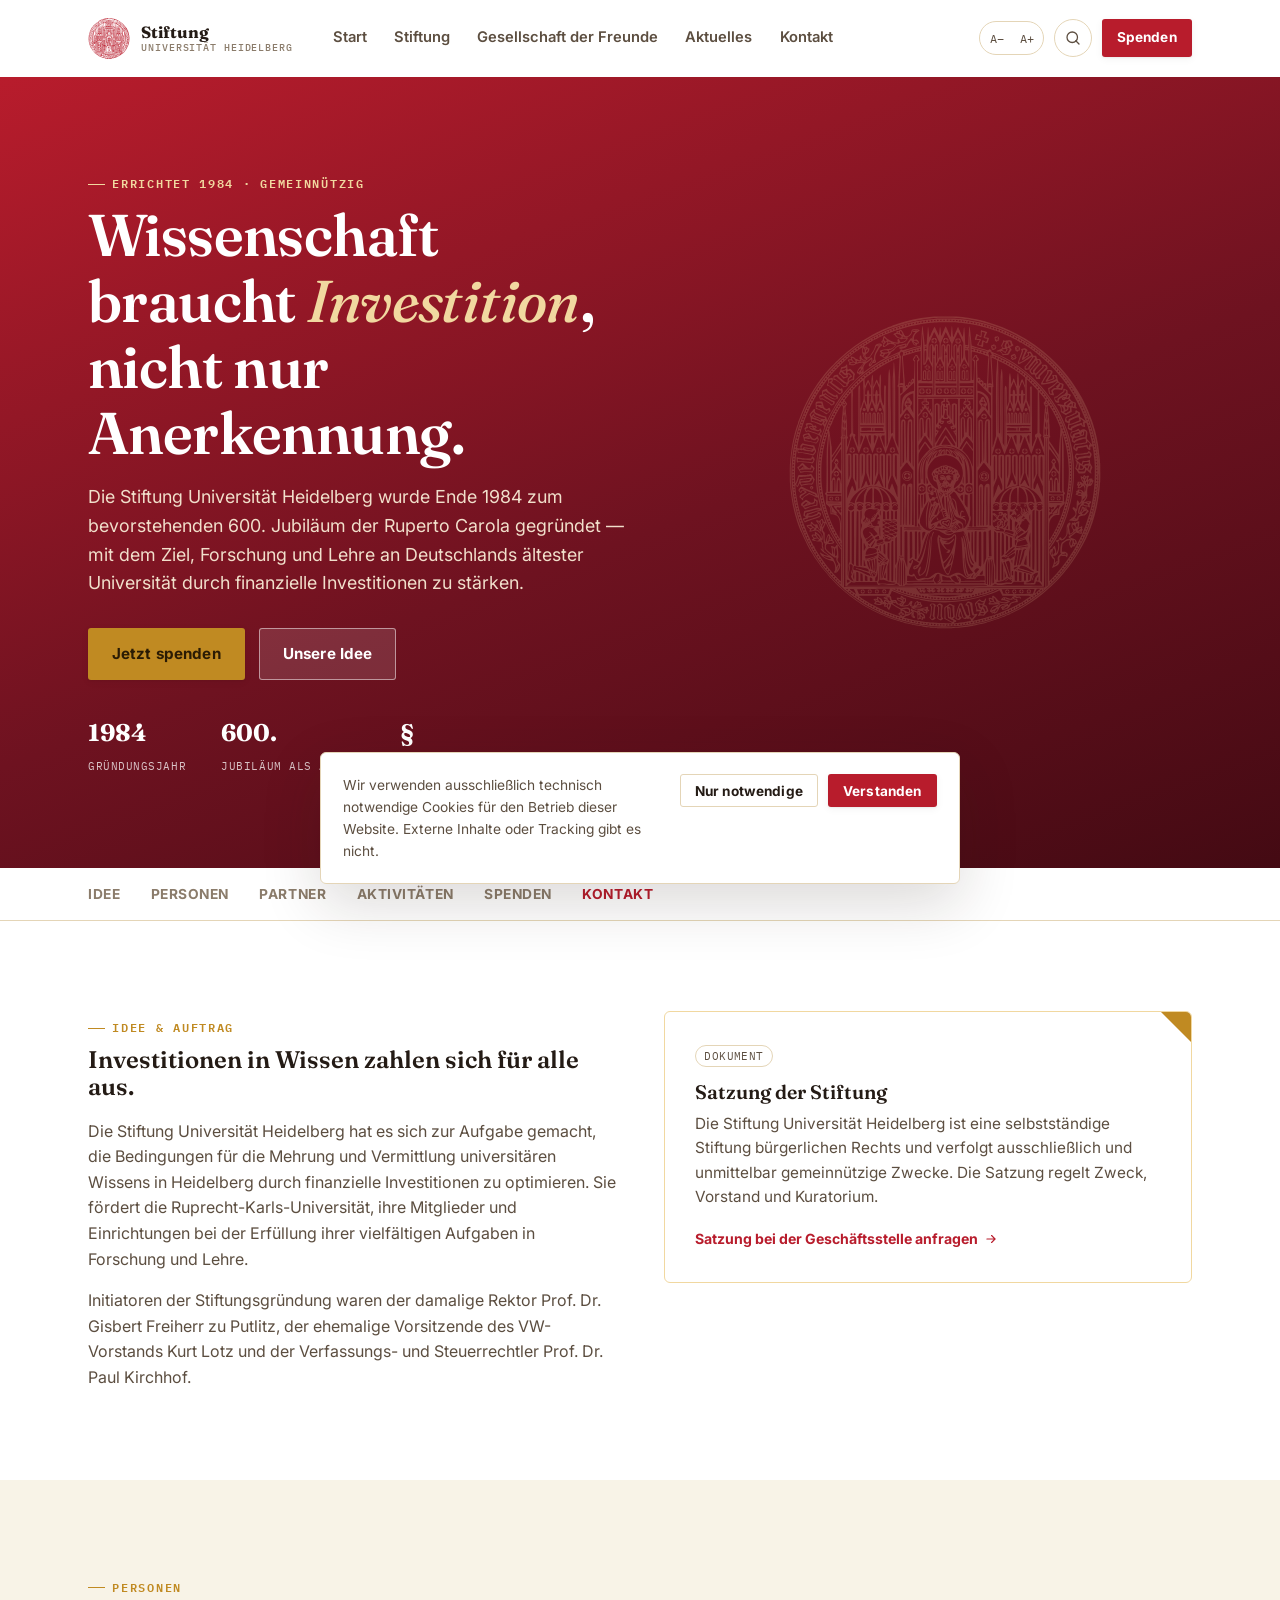
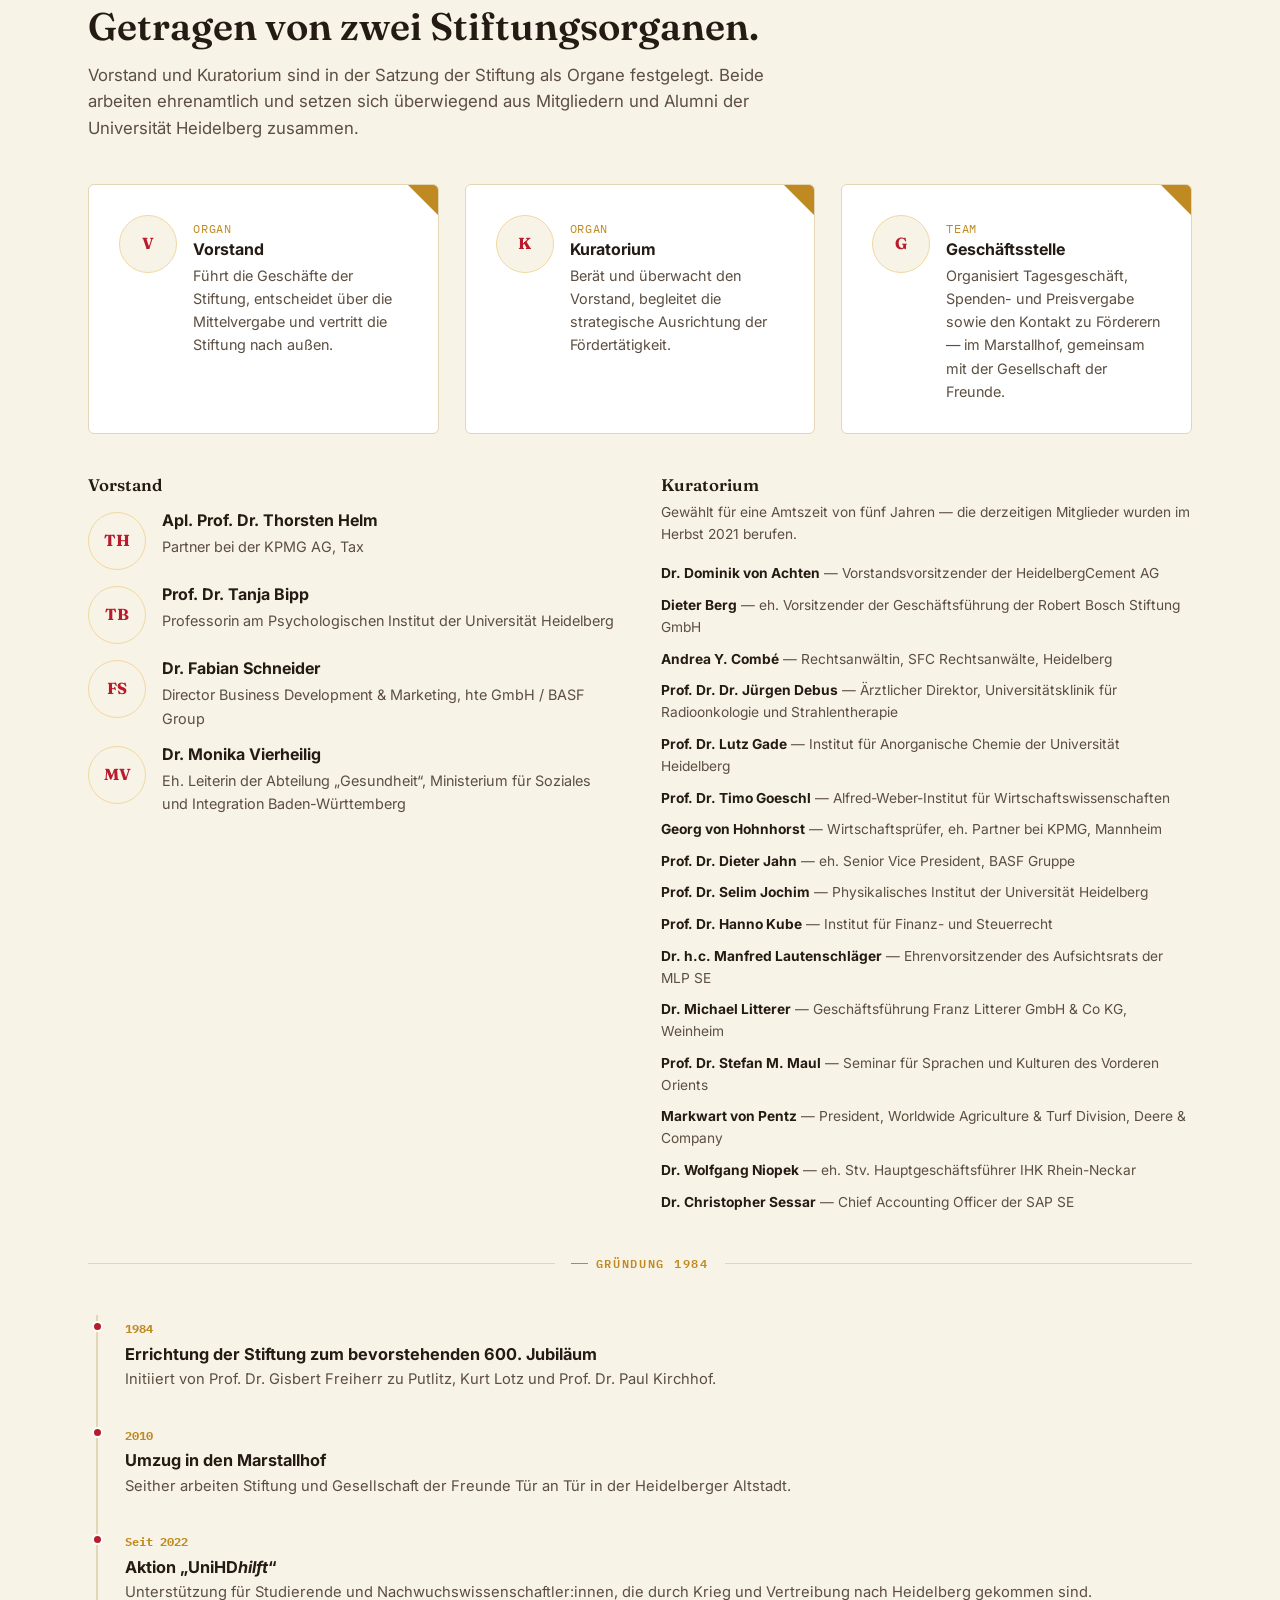
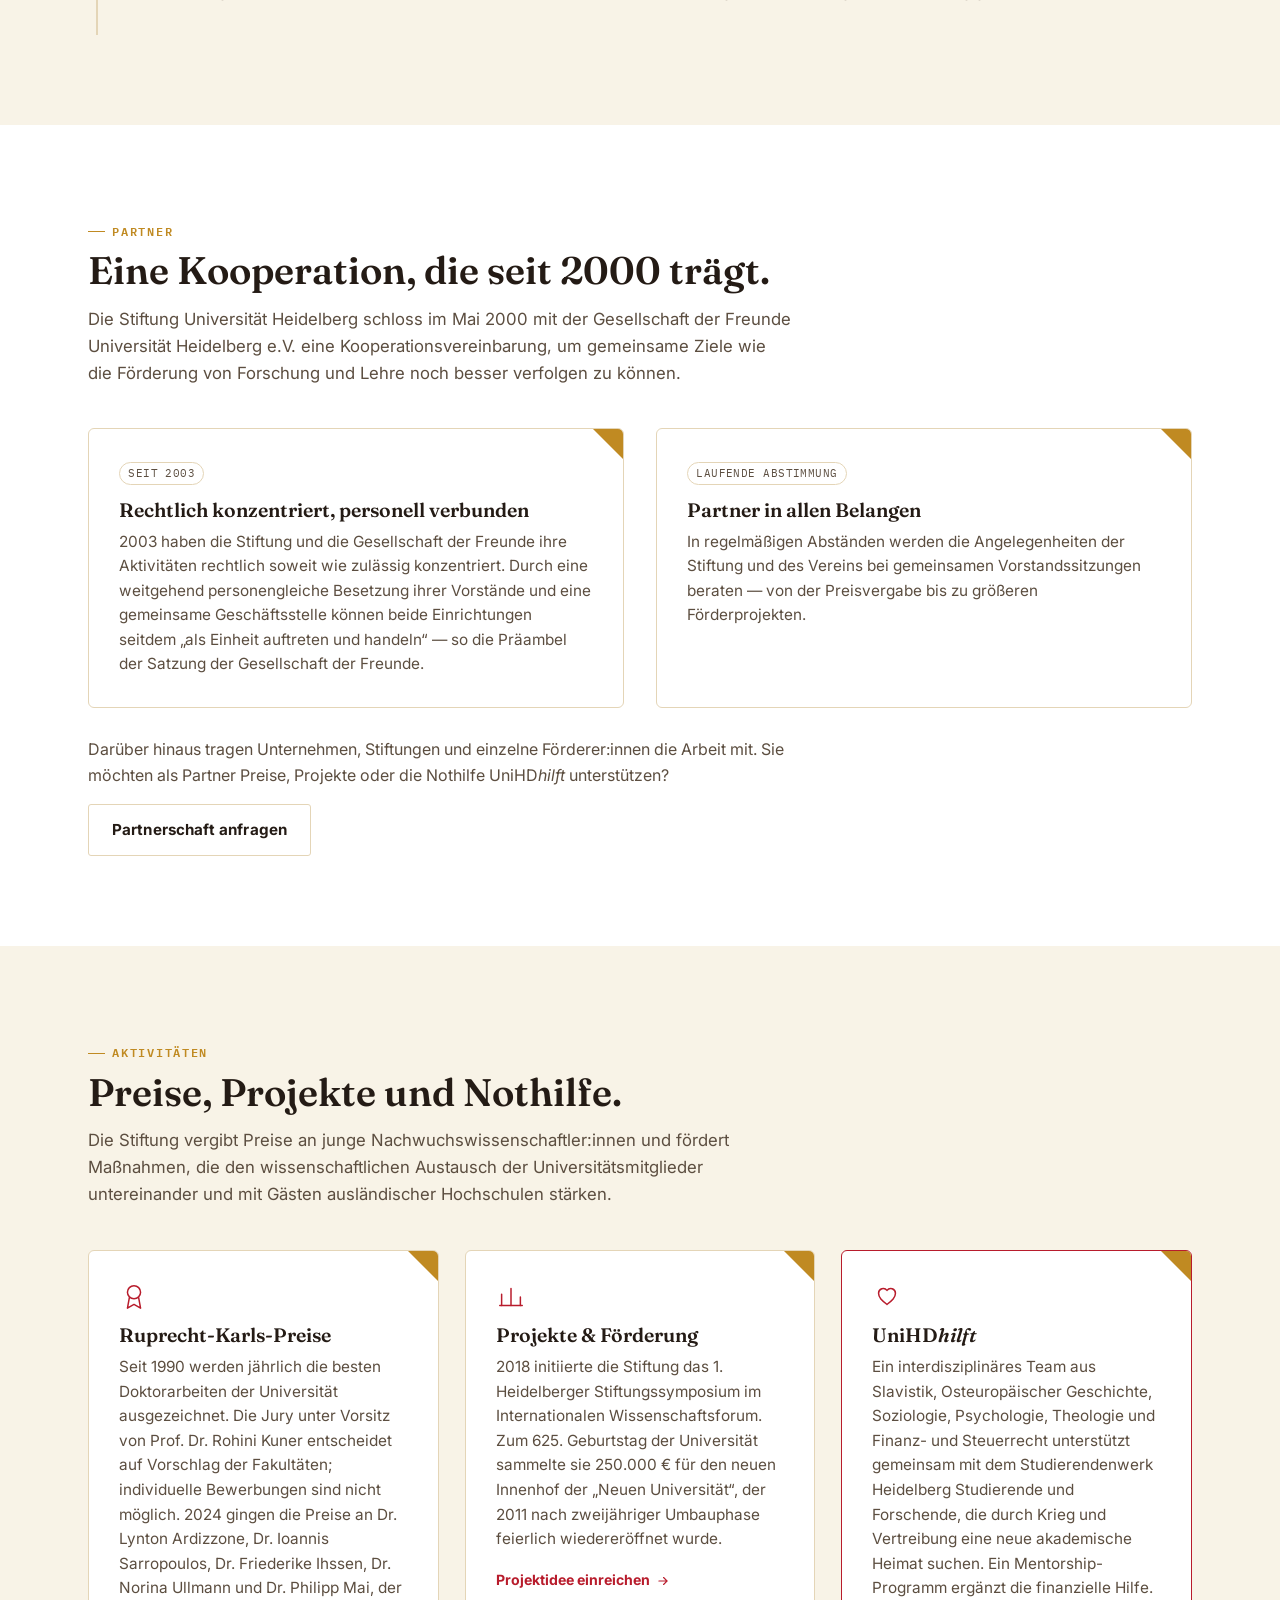
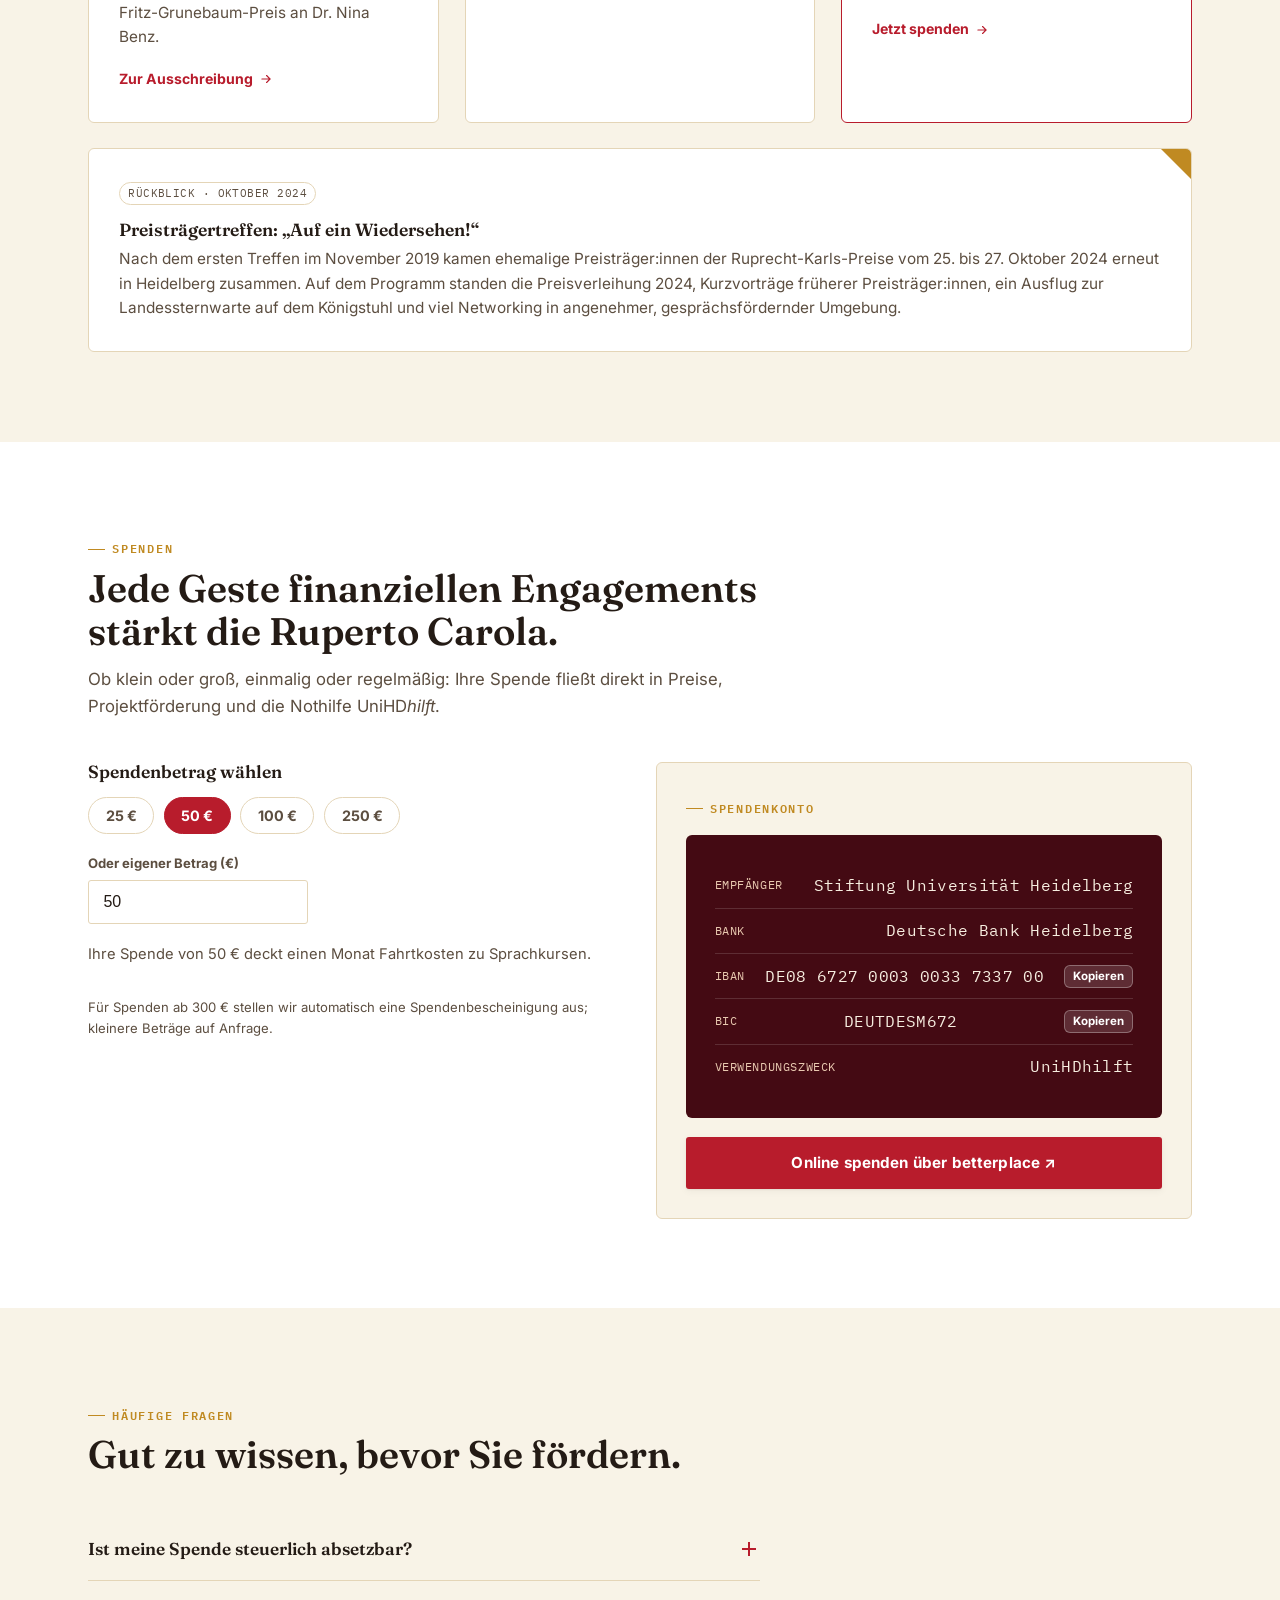
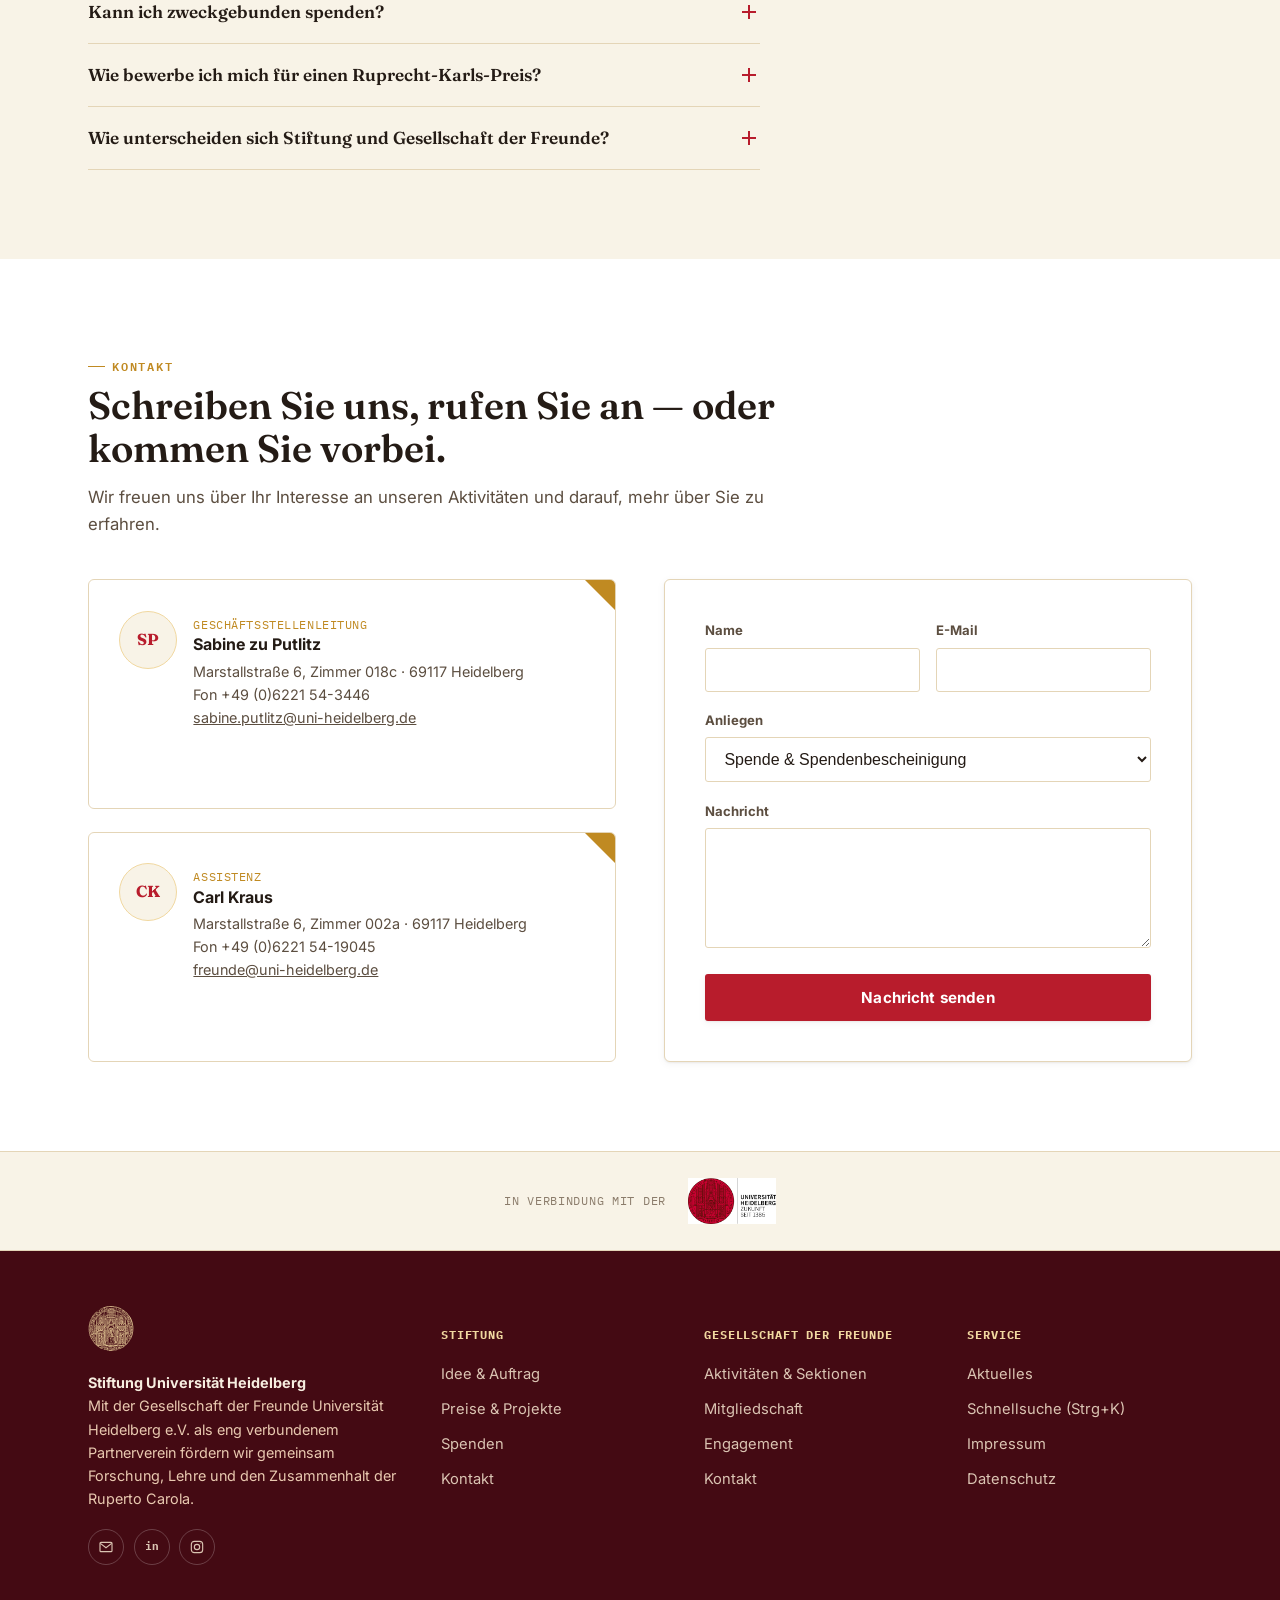
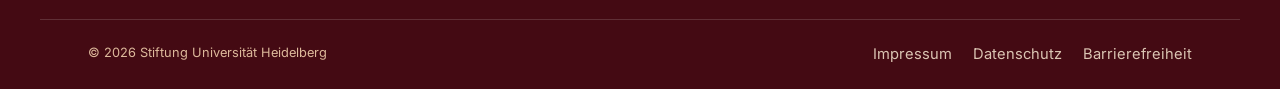
<file: stiftung.html>
<!DOCTYPE html>
<html lang="de">
<head>
<meta charset="UTF-8">
<meta name="viewport" content="width=device-width, initial-scale=1">
<title>Stiftung Universität Heidelberg — Wissenschaftsförderung seit 1984</title>
<meta name="description" content="Die Stiftung Universität Heidelberg fördert Forschung und Lehre der Ruprecht-Karls-Universität durch Preise, Projektmittel und die Aktion UniHDhilft.">
<link rel="icon" type="image/jpeg" href="assets/img/uni-hd-seal.jpeg">
<link rel="stylesheet" href="assets/style.css">
</head>
<body>
<a class="skip-link" href="#main">Zum Inhalt springen</a>
<div class="scroll-progress"></div>

<header class="site-header">
  <div class="container header-inner">
    <a href="index.html" class="brand" aria-label="Stiftung Universität Heidelberg — Start">
      <span class="seal-mark" style="width:42px;height:42px;" role="img" aria-label="Siegel der Universität Heidelberg"></span>
      <span class="brand-lines">Stiftung<br><small>Universität&nbsp;Heidelberg</small></span>
    </a>
    <button class="nav-toggle" aria-label="Menü öffnen" aria-expanded="false"><span></span></button>
    <nav class="main-nav" aria-label="Hauptnavigation">
      <a href="index.html">Start</a>
      <a href="stiftung.html" class="is-active">Stiftung</a>
      <a href="gdf.html">Gesellschaft der Freunde</a>
      <a href="index.html#aktuelles">Aktuelles</a>
      <a href="index.html#kontakt">Kontakt</a>
    </nav>
    <div class="header-actions">
      <div class="font-controls" aria-label="Textgröße anpassen">
        <button data-font-dec aria-label="Schrift verkleinern">A−</button>
        <button data-font-inc aria-label="Schrift vergrößern">A+</button>
      </div>
      <button class="icon-btn" data-cmdk-open aria-label="Schnellsuche öffnen (Strg+K)">
        <svg width="18" height="18" viewBox="0 0 24 24" fill="none" stroke="currentColor" stroke-width="1.7" stroke-linecap="round" stroke-linejoin="round"><circle cx="11" cy="11" r="7"/><path d="M20 20l-4.3-4.3"/></svg>
      </button>
      <a href="#spenden" class="btn btn-primary btn-sm">Spenden</a>
    </div>
  </div>
</header>

<main id="main">

  <section class="hero hero-tone-red">
    <div class="container hero-grid">
      <div class="reveal is-visible">
        <span class="eyebrow">Errichtet 1984 · Gemeinnützig</span>
        <h1>Wissenschaft braucht <em>Investition</em>, nicht nur Anerkennung.</h1>
        <p class="lede">Die Stiftung Universität Heidelberg wurde Ende 1984 zum bevorstehenden 600. Jubiläum der Ruperto Carola gegründet — mit dem Ziel, Forschung und Lehre an Deutschlands ältester Universität durch finanzielle Investitionen zu stärken.</p>
        <div class="hero-actions">
          <a href="#spenden" class="btn btn-gold">Jetzt spenden</a>
          <a href="#idee" class="btn btn-ghost-light">Unsere Idee</a>
        </div>
        <div class="hero-facts">
          <div><b>1984</b><span>Gründungsjahr</span></div>
          <div><b>600.</b><span>Jubiläum als Anlass</span></div>
          <div><b>§</b><span>Gemeinnützig laut Satzung</span></div>
        </div>
      </div>
      <div class="hero-art reveal is-visible" aria-hidden="true">
        <span class="seal-mark is-cream" style="display:block;width:min(70%,320px);aspect-ratio:1;opacity:.16;margin-inline:auto;"></span>
      </div>
    </div>
  </section>

  <div class="subnav-wrap">
    <div class="container subnav">
      <a href="#idee">Idee</a>
      <a href="#personen">Personen</a>
      <a href="#partner">Partner</a>
      <a href="#aktivitaeten">Aktivitäten</a>
      <a href="#spenden">Spenden</a>
      <a href="#kontakt">Kontakt</a>
    </div>
  </div>

  <!-- ===================== IDEE ===================== -->
  <section class="section" id="idee">
    <div class="container">
      <div class="grid grid-2" style="gap:3rem;">
        <div class="reveal">
          <span class="eyebrow">Idee &amp; Auftrag</span>
          <h2 style="margin-top:.6rem;">Investitionen in Wissen zahlen sich für alle aus.</h2>
          <p class="text-soft" style="margin-top:1.1rem;">Die Stiftung Universität Heidelberg hat es sich zur Aufgabe gemacht, die Bedingungen für die Mehrung und Vermittlung universitären Wissens in Heidelberg durch finanzielle Investitionen zu optimieren. Sie fördert die Ruprecht-Karls-Universität, ihre Mitglieder und Einrichtungen bei der Erfüllung ihrer vielfältigen Aufgaben in Forschung und Lehre.</p>
          <p class="text-soft" style="margin-top:1rem;">Initiatoren der Stiftungsgründung waren der damalige Rektor Prof. Dr. Gisbert Freiherr zu Putlitz, der ehemalige Vorsitzende des VW-Vorstands Kurt Lotz und der Verfassungs- und Steuerrechtler Prof. Dr. Paul Kirchhof.</p>
        </div>
        <div class="reveal">
          <div class="card" style="border-color:var(--gold-pale);">
            <span class="pill-static">Dokument</span>
            <h3>Satzung der Stiftung</h3>
            <p>Die Stiftung Universität Heidelberg ist eine selbstständige Stiftung bürgerlichen Rechts und verfolgt ausschließlich und unmittelbar gemeinnützige Zwecke. Die Satzung regelt Zweck, Vorstand und Kuratorium.</p>
            <a class="card-link" href="#kontakt">Satzung bei der Geschäftsstelle anfragen <svg viewBox="0 0 24 24" fill="none" stroke="currentColor" stroke-width="2" stroke-linecap="round"><path d="M5 12h14M13 6l6 6-6 6"/></svg></a>
          </div>
        </div>
      </div>
    </div>
  </section>

  <!-- ===================== PERSONEN ===================== -->
  <section class="section section-alt" id="personen">
    <div class="container">
      <div class="section-head reveal">
        <span class="eyebrow">Personen</span>
        <h2>Getragen von zwei Stiftungsorganen.</h2>
        <p>Vorstand und Kuratorium sind in der Satzung der Stiftung als Organe festgelegt. Beide arbeiten ehrenamtlich und setzen sich überwiegend aus Mitgliedern und Alumni der Universität Heidelberg zusammen.</p>
      </div>
      <div class="grid grid-3 reveal-stagger">
        <div class="role-card card">
          <div class="role-avatar">V</div>
          <div>
            <span class="role-tag">Organ</span>
            <h4>Vorstand</h4>
            <p>Führt die Geschäfte der Stiftung, entscheidet über die Mittelvergabe und vertritt die Stiftung nach außen.</p>
          </div>
        </div>
        <div class="role-card card">
          <div class="role-avatar">K</div>
          <div>
            <span class="role-tag">Organ</span>
            <h4>Kuratorium</h4>
            <p>Berät und überwacht den Vorstand, begleitet die strategische Ausrichtung der Fördertätigkeit.</p>
          </div>
        </div>
        <div class="role-card card">
          <div class="role-avatar">G</div>
          <div>
            <span class="role-tag">Team</span>
            <h4>Geschäftsstelle</h4>
            <p>Organisiert Tagesgeschäft, Spenden- und Preisvergabe sowie den Kontakt zu Förderern — im Marstallhof, gemeinsam mit der Gesellschaft der Freunde.</p>
          </div>
        </div>
      </div>

      <div class="grid grid-2 reveal-stagger" style="margin-top:2.6rem;gap:2.6rem;">
        <div>
          <h3 style="font-size:1.05rem;margin-bottom:1.1rem;">Vorstand</h3>
          <div style="display:grid;gap:1rem;">
            <div class="role-card"><div class="role-avatar">TH</div><div><h4>Apl. Prof. Dr. Thorsten Helm</h4><p>Partner bei der KPMG AG, Tax</p></div></div>
            <div class="role-card"><div class="role-avatar">TB</div><div><h4>Prof. Dr. Tanja Bipp</h4><p>Professorin am Psychologischen Institut der Universität Heidelberg</p></div></div>
            <div class="role-card"><div class="role-avatar">FS</div><div><h4>Dr. Fabian Schneider</h4><p>Director Business Development &amp; Marketing, hte GmbH / BASF Group</p></div></div>
            <div class="role-card"><div class="role-avatar">MV</div><div><h4>Dr. Monika Vierheilig</h4><p>Eh. Leiterin der Abteilung „Gesundheit“, Ministerium für Soziales und Integration Baden-Württemberg</p></div></div>
          </div>
        </div>
        <div>
          <h3 style="font-size:1.05rem;margin-bottom:.4rem;">Kuratorium</h3>
          <p class="text-soft" style="font-size:.86rem;margin-bottom:1.1rem;">Gewählt für eine Amtszeit von fünf Jahren — die derzeitigen Mitglieder wurden im Herbst 2021 berufen.</p>
          <ul style="display:grid;gap:.6rem;font-size:.86rem;color:var(--text-soft);">
            <li><strong style="color:var(--text);">Dr. Dominik von Achten</strong> — Vorstandsvorsitzender der HeidelbergCement AG</li>
            <li><strong style="color:var(--text);">Dieter Berg</strong> — eh. Vorsitzender der Geschäftsführung der Robert Bosch Stiftung GmbH</li>
            <li><strong style="color:var(--text);">Andrea Y. Combé</strong> — Rechtsanwältin, SFC Rechtsanwälte, Heidelberg</li>
            <li><strong style="color:var(--text);">Prof. Dr. Dr. Jürgen Debus</strong> — Ärztlicher Direktor, Universitätsklinik für Radioonkologie und Strahlentherapie</li>
            <li><strong style="color:var(--text);">Prof. Dr. Lutz Gade</strong> — Institut für Anorganische Chemie der Universität Heidelberg</li>
            <li><strong style="color:var(--text);">Prof. Dr. Timo Goeschl</strong> — Alfred-Weber-Institut für Wirtschaftswissenschaften</li>
            <li><strong style="color:var(--text);">Georg von Hohnhorst</strong> — Wirtschaftsprüfer, eh. Partner bei KPMG, Mannheim</li>
            <li><strong style="color:var(--text);">Prof. Dr. Dieter Jahn</strong> — eh. Senior Vice President, BASF Gruppe</li>
            <li><strong style="color:var(--text);">Prof. Dr. Selim Jochim</strong> — Physikalisches Institut der Universität Heidelberg</li>
            <li><strong style="color:var(--text);">Prof. Dr. Hanno Kube</strong> — Institut für Finanz- und Steuerrecht</li>
            <li><strong style="color:var(--text);">Dr. h.c. Manfred Lautenschläger</strong> — Ehrenvorsitzender des Aufsichtsrats der MLP SE</li>
            <li><strong style="color:var(--text);">Dr. Michael Litterer</strong> — Geschäftsführung Franz Litterer GmbH &amp; Co KG, Weinheim</li>
            <li><strong style="color:var(--text);">Prof. Dr. Stefan M. Maul</strong> — Seminar für Sprachen und Kulturen des Vorderen Orients</li>
            <li><strong style="color:var(--text);">Markwart von Pentz</strong> — President, Worldwide Agriculture &amp; Turf Division, Deere &amp; Company</li>
            <li><strong style="color:var(--text);">Dr. Wolfgang Niopek</strong> — eh. Stv. Hauptgeschäftsführer IHK Rhein-Neckar</li>
            <li><strong style="color:var(--text);">Dr. Christopher Sessar</strong> — Chief Accounting Officer der SAP SE</li>
          </ul>
        </div>
      </div>

      <div class="divider-seal" style="margin-top:2.6rem;"><span class="line"></span><span class="eyebrow" style="margin:0;">Gründung 1984</span><span class="line"></span></div>

      <div class="timeline reveal">
        <div class="timeline-item">
          <time>1984</time>
          <h4>Errichtung der Stiftung zum bevorstehenden 600. Jubiläum</h4>
          <p>Initiiert von Prof. Dr. Gisbert Freiherr zu Putlitz, Kurt Lotz und Prof. Dr. Paul Kirchhof.</p>
        </div>
        <div class="timeline-item">
          <time>2010</time>
          <h4>Umzug in den Marstallhof</h4>
          <p>Seither arbeiten Stiftung und Gesellschaft der Freunde Tür an Tür in der Heidelberger Altstadt.</p>
        </div>
        <div class="timeline-item">
          <time>Seit 2022</time>
          <h4>Aktion „UniHD<em>hilft</em>“</h4>
          <p>Unterstützung für Studierende und Nachwuchswissenschaftler:innen, die durch Krieg und Vertreibung nach Heidelberg gekommen sind.</p>
        </div>
      </div>
    </div>
  </section>

  <!-- ===================== PARTNER ===================== -->
  <section class="section" id="partner">
    <div class="container">
      <div class="section-head reveal">
        <span class="eyebrow">Partner</span>
        <h2>Eine Kooperation, die seit 2000 trägt.</h2>
        <p>Die Stiftung Universität Heidelberg schloss im Mai 2000 mit der Gesellschaft der Freunde Universität Heidelberg e.V. eine Kooperationsvereinbarung, um gemeinsame Ziele wie die Förderung von Forschung und Lehre noch besser verfolgen zu können.</p>
      </div>
      <div class="grid grid-2 reveal-stagger" style="gap:2rem;">
        <div class="card">
          <span class="pill-static">Seit 2003</span>
          <h3>Rechtlich konzentriert, personell verbunden</h3>
          <p>2003 haben die Stiftung und die Gesellschaft der Freunde ihre Aktivitäten rechtlich soweit wie zulässig konzentriert. Durch eine weitgehend personengleiche Besetzung ihrer Vorstände und eine gemeinsame Geschäftsstelle können beide Einrichtungen seitdem „als Einheit auftreten und handeln“ — so die Präambel der Satzung der Gesellschaft der Freunde.</p>
        </div>
        <div class="card">
          <span class="pill-static">Laufende Abstimmung</span>
          <h3>Partner in allen Belangen</h3>
          <p>In regelmäßigen Abständen werden die Angelegenheiten der Stiftung und des Vereins bei gemeinsamen Vorstandssitzungen beraten — von der Preisvergabe bis zu größeren Förderprojekten.</p>
        </div>
      </div>
      <p class="text-soft reveal" style="margin-top:1.8rem;max-width:44rem;">Darüber hinaus tragen Unternehmen, Stiftungen und einzelne Förderer:innen die Arbeit mit. Sie möchten als Partner Preise, Projekte oder die Nothilfe UniHD<em>hilft</em> unterstützen?</p>
      <a class="btn btn-outline" style="margin-top:1rem;" href="#kontakt">Partnerschaft anfragen</a>
    </div>
  </section>

  <!-- ===================== AKTIVITÄTEN ===================== -->
  <section class="section section-alt" id="aktivitaeten">
    <div class="container">
      <div class="section-head reveal">
        <span class="eyebrow">Aktivitäten</span>
        <h2>Preise, Projekte und Nothilfe.</h2>
        <p>Die Stiftung vergibt Preise an junge Nachwuchswissenschaftler:innen und fördert Maßnahmen, die den wissenschaftlichen Austausch der Universitätsmitglieder untereinander und mit Gästen ausländischer Hochschulen stärken.</p>
      </div>
      <div class="grid grid-3 reveal-stagger">
        <div class="card">
          <svg class="card-icon" width="30" height="30" viewBox="0 0 32 32" fill="none" stroke="currentColor" stroke-width="1.6" stroke-linecap="round" stroke-linejoin="round"><circle cx="16" cy="12" r="7"/><path d="M11 18 9 29 16 25 23 29 21 18"/></svg>
          <h3>Ruprecht-Karls-Preise</h3>
          <p>Seit 1990 werden jährlich die besten Doktorarbeiten der Universität ausgezeichnet. Die Jury unter Vorsitz von Prof. Dr. Rohini Kuner entscheidet auf Vorschlag der Fakultäten; individuelle Bewerbungen sind nicht möglich. 2024 gingen die Preise an Dr. Lynton Ardizzone, Dr. Ioannis Sarropoulos, Dr. Friederike Ihssen, Dr. Norina Ullmann und Dr. Philipp Mai, der Fritz-Grunebaum-Preis an Dr. Nina Benz.</p>
          <a class="card-link" href="#kontakt">Zur Ausschreibung <svg viewBox="0 0 24 24" fill="none" stroke="currentColor" stroke-width="2" stroke-linecap="round"><path d="M5 12h14M13 6l6 6-6 6"/></svg></a>
        </div>
        <div class="card">
          <svg class="card-icon" width="30" height="30" viewBox="0 0 32 32" fill="none" stroke="currentColor" stroke-width="1.6" stroke-linecap="round" stroke-linejoin="round"><path d="M6 26V14M16 26V8M26 26V17"/><path d="M4 26h24"/></svg>
          <h3>Projekte &amp; Förderung</h3>
          <p>2018 initiierte die Stiftung das 1. Heidelberger Stiftungssymposium im Internationalen Wissenschaftsforum. Zum 625. Geburtstag der Universität sammelte sie 250.000 € für den neuen Innenhof der „Neuen Universität“, der 2011 nach zweijähriger Umbauphase feierlich wiedereröffnet wurde.</p>
          <a class="card-link" href="#kontakt">Projektidee einreichen <svg viewBox="0 0 24 24" fill="none" stroke="currentColor" stroke-width="2" stroke-linecap="round"><path d="M5 12h14M13 6l6 6-6 6"/></svg></a>
        </div>
        <div class="card" style="border-color:var(--c-red);">
          <svg class="card-icon" width="30" height="30" viewBox="0 0 32 32" fill="none" stroke="currentColor" stroke-width="1.6" stroke-linecap="round" stroke-linejoin="round"><path d="M16 25c-5-4-9-7-9-12a5 5 0 0 1 9-3 5 5 0 0 1 9 3c0 5-4 8-9 12z"/></svg>
          <h3>UniHD<em>hilft</em></h3>
          <p>Ein interdisziplinäres Team aus Slavistik, Osteuropäischer Geschichte, Soziologie, Psychologie, Theologie und Finanz- und Steuerrecht unterstützt gemeinsam mit dem Studierendenwerk Heidelberg Studierende und Forschende, die durch Krieg und Vertreibung eine neue akademische Heimat suchen. Ein Mentorship-Programm ergänzt die finanzielle Hilfe.</p>
          <a class="card-link" href="#spenden">Jetzt spenden <svg viewBox="0 0 24 24" fill="none" stroke="currentColor" stroke-width="2" stroke-linecap="round"><path d="M5 12h14M13 6l6 6-6 6"/></svg></a>
        </div>
      </div>

      <div class="card reveal" style="margin-top:1.6rem;">
        <span class="pill-static">Rückblick · Oktober 2024</span>
        <h3 style="font-size:1.1rem;">Preisträgertreffen: „Auf ein Wiedersehen!“</h3>
        <p>Nach dem ersten Treffen im November 2019 kamen ehemalige Preisträger:innen der Ruprecht-Karls-Preise vom 25. bis 27. Oktober 2024 erneut in Heidelberg zusammen. Auf dem Programm standen die Preisverleihung 2024, Kurzvorträge früherer Preisträger:innen, ein Ausflug zur Landessternwarte auf dem Königstuhl und viel Networking in angenehmer, gesprächsfördernder Umgebung.</p>
      </div>
    </div>
  </section>

  <!-- ===================== SPENDEN ===================== -->
  <section class="section" id="spenden">
    <div class="container">
      <div class="section-head reveal">
        <span class="eyebrow">Spenden</span>
        <h2>Jede Geste finanziellen Engagements stärkt die Ruperto Carola.</h2>
        <p>Ob klein oder groß, einmalig oder regelmäßig: Ihre Spende fließt direkt in Preise, Projektförderung und die Nothilfe UniHD<em>hilft</em>.</p>
      </div>

      <div class="calc-panel reveal">
        <div>
          <h3 style="font-size:1.1rem;margin-bottom:1rem;">Spendenbetrag wählen</h3>
          <div class="pill-choices" id="donate-pills">
            <button type="button" class="pill-amount" data-amount="25">25 €</button>
            <button type="button" class="pill-amount is-active" data-amount="50">50 €</button>
            <button type="button" class="pill-amount" data-amount="100">100 €</button>
            <button type="button" class="pill-amount" data-amount="250">250 €</button>
          </div>
          <div class="field" style="margin-top:1.2rem;max-width:220px;">
            <label for="donate-amount">Oder eigener Betrag (€)</label>
            <input type="number" id="donate-amount" min="1" value="50">
          </div>
          <p id="donate-impact" class="text-soft" style="margin-top:1.1rem;font-size:.92rem;min-height:2.6em;">Ihre Spende von 50 € deckt einen Monat Fahrtkosten zu Sprachkursen.</p>
          <p class="text-soft" style="margin-top:1rem;font-size:.82rem;">Für Spenden ab 300 € stellen wir automatisch eine Spendenbescheinigung aus; kleinere Beträge auf Anfrage.</p>
        </div>

        <div class="result-panel">
          <span class="eyebrow">Spendenkonto</span>
          <div class="bank-card" style="margin-top:1rem;">
            <div class="bank-row"><span>Empfänger</span><span class="val">Stiftung Universität Heidelberg</span></div>
            <div class="bank-row"><span>Bank</span><span class="val">Deutsche Bank Heidelberg</span></div>
            <div class="bank-row"><span>IBAN</span><span class="val">DE08 6727 0003 0033 7337 00</span><button class="copy-btn" data-copy="DE08672700030033733700">Kopieren</button></div>
            <div class="bank-row"><span>BIC</span><span class="val">DEUTDESM672</span><button class="copy-btn" data-copy="DEUTDESM672">Kopieren</button></div>
            <div class="bank-row"><span>Verwendungszweck</span><span class="val">UniHDhilft</span></div>
          </div>
          <a href="https://www.betterplace.org/de/projects/107929" target="_blank" rel="noopener" class="btn btn-primary btn-block" style="margin-top:1.2rem;">Online spenden über betterplace ↗</a>
        </div>
      </div>
    </div>
  </section>

  <!-- ===================== FAQ ===================== -->
  <section class="section section-alt">
    <div class="container">
      <div class="section-head reveal">
        <span class="eyebrow">Häufige Fragen</span>
        <h2>Gut zu wissen, bevor Sie fördern.</h2>
      </div>
      <div class="max-prose reveal" data-accordion-solo>
        <div class="accordion-item">
          <button class="accordion-trigger" aria-expanded="false"><span>Ist meine Spende steuerlich absetzbar?</span><span class="plus"></span></button>
          <div class="accordion-panel"><div class="accordion-panel-inner">Ja. Als gemeinnützige Stiftung stellen wir für Spenden eine Spendenbescheinigung aus — ab 300 € automatisch, darunter gerne auf Anfrage bei der Geschäftsstelle.</div></div>
        </div>
        <div class="accordion-item">
          <button class="accordion-trigger" aria-expanded="false"><span>Kann ich zweckgebunden spenden?</span><span class="plus"></span></button>
          <div class="accordion-panel"><div class="accordion-panel-inner">Selbstverständlich. Geben Sie im Verwendungszweck einfach an, ob Ihre Spende einem bestimmten Preis, Projekt oder der Aktion UniHDhilft zugutekommen soll.</div></div>
        </div>
        <div class="accordion-item">
          <button class="accordion-trigger" aria-expanded="false"><span>Wie bewerbe ich mich für einen Ruprecht-Karls-Preis?</span><span class="plus"></span></button>
          <div class="accordion-panel"><div class="accordion-panel-inner">Die Ausschreibung erfolgt jährlich über die Fakultäten. Aktuelle Fristen und Unterlagen erhalten Sie direkt bei der Geschäftsstelle der Stiftung.</div></div>
        </div>
        <div class="accordion-item">
          <button class="accordion-trigger" aria-expanded="false"><span>Wie unterscheiden sich Stiftung und Gesellschaft der Freunde?</span><span class="plus"></span></button>
          <div class="accordion-panel"><div class="accordion-panel-inner">Die Stiftung fördert primär mit Kapitalerträgen und Spenden gezielte wissenschaftliche Vorhaben. Die Gesellschaft der Freunde ist der Mitgliederverein für Alumni und Freunde mit Fokus auf Begegnung und Vernetzung. Beide arbeiten eng zusammen — <a href="gdf.html" style="text-decoration:underline;">mehr zur Gesellschaft der Freunde</a>.</div></div>
        </div>
      </div>
    </div>
  </section>

  <!-- ===================== KONTAKT ===================== -->
  <section class="section" id="kontakt">
    <div class="container">
      <div class="section-head reveal">
        <span class="eyebrow">Kontakt</span>
        <h2>Schreiben Sie uns, rufen Sie an — oder kommen Sie vorbei.</h2>
        <p>Wir freuen uns über Ihr Interesse an unseren Aktivitäten und darauf, mehr über Sie zu erfahren.</p>
      </div>

      <div class="grid grid-2" style="gap:3rem;">
        <div class="reveal-stagger" style="display:grid;gap:1.4rem;">
          <div class="role-card card">
            <div class="role-avatar">SP</div>
            <div>
              <span class="role-tag">Geschäftsstellenleitung</span>
              <h4>Sabine zu Putlitz</h4>
              <p>Marstallstraße 6, Zimmer 018c · 69117 Heidelberg<br>Fon +49 (0)6221 54-3446<br><a href="mailto:sabine.putlitz@uni-heidelberg.de" style="text-decoration:underline;">sabine.putlitz@uni-heidelberg.de</a></p>
            </div>
          </div>
          <div class="role-card card">
            <div class="role-avatar">CK</div>
            <div>
              <span class="role-tag">Assistenz</span>
              <h4>Carl Kraus</h4>
              <p>Marstallstraße 6, Zimmer 002a · 69117 Heidelberg<br>Fon +49 (0)6221 54-19045<br><a href="mailto:freunde@uni-heidelberg.de" style="text-decoration:underline;">freunde@uni-heidelberg.de</a></p>
            </div>
          </div>
        </div>

        <form class="form-card reveal" data-demo-form data-success="Danke für Ihre Nachricht! Die Geschäftsstelle meldet sich zeitnah." aria-label="Kontaktformular Stiftung">
          <div class="form-row-2">
            <div class="field"><label for="s-name">Name</label><input id="s-name" type="text" required autocomplete="name"></div>
            <div class="field"><label for="s-mail">E-Mail</label><input id="s-mail" type="email" required autocomplete="email"></div>
          </div>
          <div class="field">
            <label for="s-topic">Anliegen</label>
            <select id="s-topic">
              <option>Spende &amp; Spendenbescheinigung</option>
              <option>Ruprecht-Karls-Preise</option>
              <option>Projektförderung</option>
              <option>UniHDhilft</option>
              <option>Sonstiges</option>
            </select>
          </div>
          <div class="field"><label for="s-msg">Nachricht</label><textarea id="s-msg" required></textarea></div>
          <button type="submit" class="btn btn-primary btn-block">Nachricht senden</button>
          <!-- TODO: an Formular-Backend anbinden (z. B. serverseitiger Endpoint oder E-Mail-Weiterleitung) -->
        </form>
      </div>
    </div>
  </section>

</main>

<!-- ===================== OFFICIAL AFFILIATION ===================== -->
<div class="affiliation-bar">
  <div class="container">
    <span>In Verbindung mit der</span>
    <img src="assets/img/uni-hd-lockup.png" alt="Universität Heidelberg — Zukunft seit 1386" loading="lazy" width="309" height="162">
  </div>
</div>

<footer class="site-footer">
  <div class="container footer-top">
    <div class="footer-brand">
      <span class="seal-mark is-cream" style="width:46px;height:46px;background-color:#F1D8A0;" role="img" aria-label="Siegel der Universität Heidelberg"></span>
      <p><strong style="color:#F7EEE0;">Stiftung Universität Heidelberg</strong><br>Mit der Gesellschaft der Freunde Universität Heidelberg e.V. als eng verbundenem Partnerverein fördern wir gemeinsam Forschung, Lehre und den Zusammenhalt der Ruperto Carola.</p>
      <div class="footer-social">
        <a href="mailto:freunde@uni-heidelberg.de" aria-label="E-Mail schreiben"><svg width="16" height="16" viewBox="0 0 24 24" fill="none" stroke="currentColor" stroke-width="1.7"><rect x="3" y="5" width="18" height="14" rx="1.5"/><path d="M3.5 6.5l8.5 6.5 8.5-6.5"/></svg></a>
        <a href="#" aria-label="LinkedIn-Profil"><span style="font-family:var(--f-mono);font-size:.7rem;font-weight:700;">in</span></a>
        <a href="#" aria-label="Instagram-Profil"><svg width="16" height="16" viewBox="0 0 24 24" fill="none" stroke="currentColor" stroke-width="1.7"><rect x="3.5" y="3.5" width="17" height="17" rx="4.5"/><circle cx="12" cy="12" r="4"/><circle cx="17.2" cy="6.8" r=".6" fill="currentColor" stroke="none"/></svg></a>
      </div>
    </div>
    <div>
      <h5>Stiftung</h5>
      <ul class="footer-links">
        <li><a href="#idee">Idee &amp; Auftrag</a></li>
        <li><a href="#aktivitaeten">Preise &amp; Projekte</a></li>
        <li><a href="#spenden">Spenden</a></li>
        <li><a href="#kontakt">Kontakt</a></li>
      </ul>
    </div>
    <div>
      <h5>Gesellschaft der Freunde</h5>
      <ul class="footer-links">
        <li><a href="gdf.html#aktivitaeten">Aktivitäten &amp; Sektionen</a></li>
        <li><a href="gdf.html#mitglieder">Mitgliedschaft</a></li>
        <li><a href="gdf.html#engagement">Engagement</a></li>
        <li><a href="gdf.html#kontakt">Kontakt</a></li>
      </ul>
    </div>
    <div>
      <h5>Service</h5>
      <ul class="footer-links">
        <li><a href="index.html#aktuelles">Aktuelles</a></li>
        <li><a href="#" data-cmdk-open>Schnellsuche (Strg+K)</a></li>
        <li><a href="#">Impressum</a></li>
        <li><a href="#">Datenschutz</a></li>
      </ul>
    </div>
  </div>
  <div class="container footer-bottom">
    <span>© 2026 Stiftung Universität Heidelberg</span>
    <div class="footer-bottom-links">
      <a href="#">Impressum</a>
      <a href="#">Datenschutz</a>
      <a href="#">Barrierefreiheit</a>
    </div>
  </div>
</footer>

<div class="cookie-banner" role="dialog" aria-label="Hinweis zu Cookies">
  <p>Wir verwenden ausschließlich technisch notwendige Cookies für den Betrieb dieser Website. Externe Inhalte oder Tracking gibt es nicht.</p>
  <div class="cookie-actions">
    <button class="btn btn-outline btn-sm" data-cookie-action>Nur notwendige</button>
    <button class="btn btn-primary btn-sm" data-cookie-action>Verstanden</button>
  </div>
</div>

<div class="cmdk-backdrop" aria-hidden="true">
  <div class="cmdk-box" role="dialog" aria-label="Schnellsuche">
    <input class="cmdk-input" type="text" placeholder="Wohin möchten Sie springen? (z. B. Spenden, Mitglied werden…)" aria-label="Suche">
    <div class="cmdk-list"></div>
  </div>
</div>

<button class="back-to-top" aria-label="Nach oben scrollen">
  <svg width="18" height="18" viewBox="0 0 24 24" fill="none" stroke="currentColor" stroke-width="2" stroke-linecap="round" stroke-linejoin="round"><path d="M12 19V5M6 11l6-6 6 6"/></svg>
</button>

<script src="assets/main.js"></script>
</body>
</html>
</file>
<file: assets/style.css>
/* =========================================================================
   FÖRDERER UNIVERSITÄT HEIDELBERG — Design System
   Stiftung Universität Heidelberg × Gesellschaft der Freunde e.V.
   ========================================================================= */

@import url('https://fonts.googleapis.com/css2?family=Fraunces:ital,opsz,wght@0,9..144,300..900;1,9..144,300..900&family=Inter:wght@400;500;600;700;800&family=IBM+Plex+Mono:wght@400;500;600&display=swap');

:root{
  /* ---- Brand colour tokens -------------------------------------------- */
  --c-red:        #B81C2C;
  --c-red-dim:    #96182A;
  --c-red-dark:   #6E1220;
  --c-red-deep:   #440A13;
  --c-gold:       #C08A22;
  --c-gold-bright:#E3AC3C;
  --c-gold-pale:  #F1D8A0;
  --c-sand:       #F8F3E7;
  --c-sand-deep:  #F0E6D2;
  --c-white:      #FFFFFF;
  --c-ink:        #241B15;
  --c-ink-soft:   #5C4E40;
  --c-ink-faint:  #8B7C6B;
  --c-line:       #E4D5B7;

  /* ---- Semantic tokens ---------------------------------------------- */
  --bg:           var(--c-white);
  --bg-alt:       var(--c-sand);
  --surface:      var(--c-white);
  --text:         var(--c-ink);
  --text-soft:    var(--c-ink-soft);
  --text-faint:   var(--c-ink-faint);
  --line:         var(--c-line);
  --gold:         var(--c-gold);
  --gold-bright:  var(--c-gold-bright);
  --gold-pale:    var(--c-gold-pale);
  --shadow-sm:    0 1px 2px rgba(36,27,21,.06), 0 2px 8px rgba(36,27,21,.05);
  --shadow-md:    0 8px 30px rgba(36,27,21,.10);
  --shadow-lg:    0 20px 60px rgba(36,27,21,.16);

  /* ---- Type ------------------------------------------------------------ */
  --f-display: 'Fraunces', 'Iowan Old Style', ui-serif, Georgia, serif;
  --f-body:    'Inter', -apple-system, BlinkMacSystemFont, 'Segoe UI', sans-serif;
  --f-mono:    'IBM Plex Mono', ui-monospace, SFMono-Regular, monospace;

  /* ---- Layout ------------------------------------------------------------ */
  --maxw: 1200px;
  --gutter: clamp(1.25rem, 4vw, 3rem);
  --radius-sm: 3px;
  --radius-md: 6px;
  --header-h: 76px;
  --fontscale: 1;
}

/* ---- Reset ------------------------------------------------------------- */
*,*::before,*::after{ box-sizing:border-box; }
html{
  scroll-behavior:smooth;
  font-size:calc(16px * var(--fontscale));
  -webkit-text-size-adjust:100%;
}
@media (prefers-reduced-motion: reduce){
  html{ scroll-behavior:auto; }
  *,*::before,*::after{ animation-duration:.001ms !important; animation-iteration-count:1 !important; transition-duration:.001ms !important; scroll-behavior:auto !important; }
}
body{
  margin:0;
  background:var(--bg);
  color:var(--text);
  font-family:var(--f-body);
  font-size:1rem;
  line-height:1.6;
  -webkit-font-smoothing:antialiased;
  transition:background .3s ease, color .3s ease;
}
img,svg{ max-width:100%; display:block; }
a{ color:inherit; text-decoration:none; }
ul{ margin:0; padding:0; list-style:none; }
button{ font-family:inherit; cursor:pointer; }
input,textarea,select,button{ font-size:1rem; }
h1,h2,h3,h4{ font-family:var(--f-display); font-weight:600; line-height:1.12; margin:0; color:var(--text); }
p{ margin:0; }
.container{ max-width:var(--maxw); margin-inline:auto; padding-inline:var(--gutter); }

/* Visible keyboard focus everywhere */
:focus-visible{ outline:2.5px solid var(--gold); outline-offset:3px; border-radius:2px; }
.skip-link{
  position:absolute; left:-999px; top:auto;
  background:var(--c-red); color:#fff; padding:.7em 1.2em; z-index:999; font-weight:600;
}
.skip-link:focus{ left:1rem; top:1rem; }

/* ---- Eyebrow / mono labels --------------------------------------------- */
.eyebrow{
  font-family:var(--f-mono); text-transform:uppercase; letter-spacing:.14em;
  font-size:.76rem; font-weight:600; color:var(--gold);
  display:inline-flex; align-items:center; gap:.6em;
}
.eyebrow::before{ content:""; width:1.4em; height:1px; background:var(--gold); display:inline-block; }

/* ---- Buttons ------------------------------------------------------------ */
.btn{
  display:inline-flex; align-items:center; justify-content:center; gap:.55em;
  font-family:var(--f-body); font-weight:700; font-size:.95rem; letter-spacing:.01em;
  padding:.85em 1.5em; border-radius:var(--radius-sm); border:1.5px solid transparent;
  transition:transform .15s ease, box-shadow .2s ease, background .2s ease, color .2s ease, border-color .2s ease;
  white-space:nowrap;
}
.btn:active{ transform:translateY(1px); }
.btn-primary{ background:var(--c-red); color:#fff; box-shadow:var(--shadow-sm); }
.btn-primary:hover{ background:var(--c-red-dark); box-shadow:var(--shadow-md); }
.btn-gold{ background:var(--gold); color:#2A1B04; box-shadow:var(--shadow-sm); }
.btn-gold:hover{ background:var(--gold-bright); box-shadow:var(--shadow-md); }
.btn-outline{ background:transparent; border-color:var(--line); color:var(--text); }
.btn-outline:hover{ border-color:var(--c-red); color:var(--c-red); }
.btn-ghost-light{ background:rgba(255,255,255,.12); border-color:rgba(255,255,255,.5); color:#fff; }
.btn-ghost-light:hover{ background:rgba(255,255,255,.22); }
.btn-sm{ padding:.55em 1.05em; font-size:.85rem; }
.btn-block{ width:100%; }
.btn[disabled]{ opacity:.5; cursor:not-allowed; }

/* ---- Seal / emblem (official Universität Heidelberg seal, supplied by the client) ------ */
.seal-mark{
  display:inline-block; flex-shrink:0;
  -webkit-mask-image:url('img/uni-hd-seal.svg');
  mask-image:url('img/uni-hd-seal.svg');
  -webkit-mask-size:contain; mask-size:contain;
  -webkit-mask-repeat:no-repeat; mask-repeat:no-repeat;
  -webkit-mask-position:center; mask-position:center;
  background-color:var(--c-red);
}
.seal-mark.is-cream{ background-color:#F1D8A0; }
.seal-mark.is-white{ background-color:#fff; }

/* ---- Official affiliation strip (real Universität Heidelberg logo lockup) --------------- */
.affiliation-bar{ background:var(--bg-alt); border-top:1px solid var(--line); border-bottom:1px solid var(--line); }
.affiliation-bar .container{ display:flex; align-items:center; justify-content:center; gap:1.4rem; padding-block:1.6rem; flex-wrap:wrap; text-align:center; }
.affiliation-bar img{ height:46px; width:auto; }
.affiliation-bar span{ font-family:var(--f-mono); font-size:.74rem; text-transform:uppercase; letter-spacing:.06em; color:var(--text-faint); }

/* ---- Site header --------------------------------------------------------- */
.site-header{
  position:sticky; top:0; z-index:80;
  background:color-mix(in srgb, var(--bg) 92%, transparent);
  backdrop-filter:blur(10px);
  border-bottom:1px solid transparent;
  transition:border-color .25s ease, box-shadow .25s ease, background .3s ease;
}
.site-header.is-scrolled{ border-color:var(--line); box-shadow:var(--shadow-sm); }
.header-inner{ display:flex; align-items:center; gap:1.5rem; height:var(--header-h); }
.brand{ display:flex; align-items:center; gap:.7rem; font-family:var(--f-display); font-weight:700; font-size:1.02rem; color:var(--text); flex-shrink:0; }
.brand small{ display:block; font-family:var(--f-mono); font-weight:500; font-size:.62rem; letter-spacing:.09em; color:var(--text-faint); text-transform:uppercase; }
.brand .brand-lines{ line-height:1.15; }

.main-nav{ display:flex; align-items:center; gap:1.7rem; margin-left:1rem; }
.main-nav a{
  font-size:.92rem; font-weight:600; color:var(--text-soft); position:relative; padding:.3rem 0;
  transition:color .2s ease;
}
.main-nav a:hover, .main-nav a.is-active{ color:var(--c-red); }
.main-nav a.is-active::after{
  content:""; position:absolute; left:0; right:0; bottom:-9px; height:2px; background:var(--gold);
}
.header-actions{ display:flex; align-items:center; gap:.6rem; margin-left:auto; }
.icon-btn{
  display:inline-flex; align-items:center; justify-content:center; width:38px; height:38px;
  border-radius:50%; border:1px solid var(--line); background:transparent; color:var(--text-soft);
  transition:border-color .2s, color .2s, background .2s;
}
.icon-btn:hover{ border-color:var(--c-red); color:var(--c-red); }
.nav-toggle{ display:none; }

.org-switch{ display:flex; align-items:center; gap:.35rem; margin-left:.4rem; padding-left:1rem; border-left:1px solid var(--line); }
.org-switch a{
  font-family:var(--f-mono); font-size:.68rem; text-transform:uppercase; letter-spacing:.06em; font-weight:600;
  padding:.4em .7em; border-radius:20px; color:var(--text-faint); border:1px solid transparent;
}
.org-switch a.is-current{ background:var(--c-red); color:#fff; }
.org-switch a:not(.is-current):hover{ border-color:var(--line); color:var(--text); }

@media (max-width:940px){
  .main-nav{
    position:fixed; inset:var(--header-h) 0 0 0; margin:0; flex-direction:column; align-items:flex-start;
    padding:1.5rem var(--gutter) 2rem; background:var(--bg); gap:.2rem; overflow:auto;
    transform:translateX(100%); transition:transform .3s ease; z-index:70;
  }
  .main-nav.is-open{ transform:translateX(0); }
  .main-nav a{ width:100%; padding:.85rem 0; border-bottom:1px solid var(--line); font-size:1.05rem; }
  .main-nav a::after{ display:none; }
  .org-switch{ border-left:0; padding-left:0; margin:1.1rem 0 0; }
  .nav-toggle{
    display:inline-flex; align-items:center; justify-content:center; width:40px; height:40px;
    border-radius:50%; border:1px solid var(--line); background:transparent; margin-left:.3rem;
  }
  .nav-toggle span, .nav-toggle span::before, .nav-toggle span::after{
    content:""; display:block; width:18px; height:2px; background:var(--text); position:relative; transition:.25s;
  }
  .nav-toggle span::before{ position:absolute; top:-6px; }
  .nav-toggle span::after{ position:absolute; top:6px; }
  .nav-toggle.is-open span{ background:transparent; }
  .nav-toggle.is-open span::before{ top:0; transform:rotate(45deg); background:var(--c-red); }
  .nav-toggle.is-open span::after{ top:0; transform:rotate(-45deg); background:var(--c-red); }
}

/* ---- Scroll progress ----------------------------------------------------- */
.scroll-progress{ position:fixed; top:0; left:0; height:2.5px; width:0%; background:linear-gradient(90deg,var(--gold),var(--c-red)); z-index:90; transition:width .1s linear; }

/* ---- Hero ----------------------------------------------------------------- */
.hero{ position:relative; overflow:hidden; background:var(--bg-alt); border-bottom:1px solid var(--line); }
.hero-grid{ display:grid; grid-template-columns:1.05fr .95fr; gap:clamp(2rem,5vw,4rem); align-items:center; padding-block:clamp(3rem,7vw,6rem); }
.hero h1{ font-size:clamp(2.3rem,4.6vw,3.7rem); letter-spacing:-.01em; margin-block:.5rem 1.1rem; }
.hero h1 em{ font-style:italic; color:var(--c-red); font-weight:500; }
.hero p.lede{ font-size:1.12rem; color:var(--text-soft); max-width:38em; margin-bottom:1.9rem; }
.hero-actions{ display:flex; gap:.9rem; flex-wrap:wrap; }
.hero-art{ position:relative; }
.hero-watermark{ position:absolute; opacity:.05; top:-14%; right:-18%; width:70%; pointer-events:none; }

.hero.hero-tone-red{ background:linear-gradient(160deg,var(--c-red) 0%, var(--c-red-dark) 55%, var(--c-red-deep) 100%); border-bottom:0; }
.hero.hero-tone-red .eyebrow{ color:var(--gold-pale); }
.hero.hero-tone-red .eyebrow::before{ background:var(--gold-pale); }
.hero.hero-tone-red h1{ color:#fff; }
.hero.hero-tone-red h1 em{ color:var(--gold-pale); font-style:italic; }
.hero.hero-tone-red p.lede{ color:#F1DFCB; }

.hero.hero-tone-dark{ background:linear-gradient(160deg,#241A12 0%, #14100B 100%); border-bottom:0; }
.hero.hero-tone-dark .eyebrow{ color:var(--gold-bright); }
.hero.hero-tone-dark .eyebrow::before{ background:var(--gold-bright); }
.hero.hero-tone-dark h1{ color:#fff; }
.hero.hero-tone-dark h1 em{ color:var(--gold-bright); font-style:italic; }
.hero.hero-tone-dark p.lede{ color:#D9C6B4; }

.hero-facts{ display:flex; gap:2.2rem; margin-top:2.1rem; flex-wrap:wrap; }
.hero-facts div b{ display:block; font-family:var(--f-display); font-size:1.5rem; color:#fff; }
.hero-facts div span{ font-family:var(--f-mono); font-size:.68rem; text-transform:uppercase; letter-spacing:.05em; opacity:.75; color:#fff; }

/* stat strip */
.stat-strip{ border-top:1px solid var(--line); border-bottom:1px solid var(--line); background:var(--surface); }
.stat-strip .container{ display:grid; grid-template-columns:repeat(4,1fr); gap:1.5rem; padding-block:1.9rem; }
.stat{ text-align:left; border-left:2px solid var(--gold); padding-left:1rem; }
.stat b{ display:block; font-family:var(--f-display); font-size:clamp(1.5rem,2.4vw,2.1rem); color:var(--c-red); font-weight:700; }
.stat span{ font-family:var(--f-mono); font-size:.74rem; color:var(--text-faint); text-transform:uppercase; letter-spacing:.05em; }
@media (max-width:800px){ .stat-strip .container{ grid-template-columns:repeat(2,1fr); } }

/* ---- Sections ------------------------------------------------------------- */
.section{ padding-block:clamp(3.4rem,7vw,6rem); }
.section-alt{ background:var(--bg-alt); }
.section-dark{ background:var(--c-red-deep); color:#F7EEE0; }
.section-dark .text-soft{ color:#E9C9B0; }
.section-dark .eyebrow{ color:var(--gold-pale); }
.section-dark .eyebrow::before{ background:var(--gold-pale); }
.section-dark hr.rule{ border-color:rgba(255,255,255,.18); }
.section-head{ max-width:44rem; margin-bottom:2.6rem; }
.section-head h2{ font-size:clamp(1.7rem,3vw,2.5rem); margin-top:.5rem; }
.section-head p{ color:var(--text-soft); margin-top:.85rem; font-size:1.05rem; }
.section-foot-link{ margin-top:2.2rem; }
hr.rule{ border:0; border-top:1px solid var(--line); margin-block:0; }
.divider-seal{ display:flex; align-items:center; gap:1rem; margin-block:.3rem 2.6rem; color:var(--line); }
.divider-seal .line{ flex:1; height:1px; background:var(--line); }

/* ---- Sub navigation (in-page anchor tabs for org pages) -------------------- */
.subnav-wrap{ position:sticky; top:var(--header-h); z-index:60; background:var(--bg); border-bottom:1px solid var(--line); }
.subnav{ display:flex; gap:1.9rem; overflow-x:auto; padding-block:.95rem; scrollbar-width:none; }
.subnav::-webkit-scrollbar{ display:none; }
.subnav a{ font-size:.86rem; font-weight:700; white-space:nowrap; color:var(--text-faint); text-transform:uppercase; letter-spacing:.04em; }
.subnav a.is-active{ color:var(--c-red); }

/* ---- Cards ------------------------------------------------------------------ */
.grid{ display:grid; gap:1.6rem; }
.grid-2{ grid-template-columns:repeat(2,1fr); }
.grid-3{ grid-template-columns:repeat(3,1fr); }
.grid-4{ grid-template-columns:repeat(4,1fr); }
@media (max-width:900px){ .grid-3,.grid-4{ grid-template-columns:repeat(2,1fr); } }
@media (max-width:640px){ .grid-2,.grid-3,.grid-4{ grid-template-columns:1fr; } }

.card{
  position:relative; background:var(--surface); border:1px solid var(--line); border-radius:var(--radius-md);
  padding:1.9rem; overflow:hidden; transition:transform .25s ease, box-shadow .25s ease, border-color .25s ease;
}
.card::before{
  content:""; position:absolute; top:0; right:0; width:0; height:0;
  border-style:solid; border-width:0 30px 30px 0; border-color:transparent var(--gold) transparent transparent;
  transition:border-width .2s ease;
}
.card:hover{ transform:translateY(-4px); box-shadow:var(--shadow-md); border-color:var(--gold); }
.card h3{ font-size:1.22rem; margin-block:.9rem .5rem; }
.card p{ color:var(--text-soft); font-size:.96rem; }
.card .card-icon{ color:var(--c-red); }
.card-link{ display:inline-flex; align-items:center; gap:.4em; margin-top:1.1rem; font-weight:700; font-size:.88rem; color:var(--c-red); }
.card-link svg{ width:14px; height:14px; transition:transform .2s; }
.card:hover .card-link svg{ transform:translateX(3px); }

/* Hub cards on the landing page (bigger, org-specific) */
.hub-card{
  display:flex; flex-direction:column; background:var(--surface); border:1px solid var(--line);
  border-radius:var(--radius-md); overflow:hidden; box-shadow:var(--shadow-sm); transition:box-shadow .25s, transform .25s;
}
.hub-card:hover{ box-shadow:var(--shadow-lg); transform:translateY(-5px); }
.hub-card-top{ padding:2.4rem 2.2rem 1.6rem; position:relative; }
.hub-card-top.is-stiftung{ background:linear-gradient(160deg,var(--c-red) 0%, var(--c-red-dark) 100%); color:#fff; }
.hub-card-top.is-gdf{ background:linear-gradient(160deg,#2B2118 0%, #1A130E 100%); color:#F7EEE0; }
.hub-card-top .eyebrow{ color:var(--gold-pale); }
.hub-card-top .eyebrow::before{ background:var(--gold-pale); }
.hub-card-top h3{ color:#fff; font-size:1.55rem; margin-top:.5rem; }
.hub-card-body{ padding:1.7rem 2.2rem 2.2rem; flex:1; display:flex; flex-direction:column; }
.hub-card-body p{ color:var(--text-soft); }
.hub-card-facts{ display:flex; gap:1.4rem; margin:1.3rem 0; flex-wrap:wrap; }
.hub-card-facts div b{ display:block; font-family:var(--f-mono); color:var(--c-red); font-size:1.05rem; }
.hub-card-facts div span{ font-size:.72rem; color:var(--text-faint); text-transform:uppercase; letter-spacing:.04em; }
.hub-card-actions{ margin-top:auto; display:flex; gap:.7rem; flex-wrap:wrap; }

/* News cards */
.news-card time{ font-family:var(--f-mono); font-size:.74rem; color:var(--gold); text-transform:uppercase; letter-spacing:.05em; font-weight:600; }
.news-tag{ display:inline-block; font-family:var(--f-mono); font-size:.68rem; text-transform:uppercase; letter-spacing:.05em; padding:.25em .6em; border-radius:20px; background:var(--bg-alt); color:var(--text-soft); border:1px solid var(--line); margin-bottom:.7rem; }

/* Quote block */
.quote-block{ position:relative; max-width:46rem; }
.quote-block blockquote{ font-family:var(--f-display); font-style:italic; font-size:clamp(1.3rem,2.4vw,1.85rem); line-height:1.42; margin:0; }
.quote-block cite{ display:block; margin-top:1.2rem; font-family:var(--f-mono); font-size:.8rem; letter-spacing:.03em; font-style:normal; color:var(--text-faint); }

/* Impact / process items with numbering (real sequence: fee tiers, steps) */
.step-list{ display:grid; gap:1.4rem; }
.step{ display:flex; gap:1.1rem; align-items:flex-start; }
.step .num{ font-family:var(--f-mono); color:var(--gold); font-weight:700; font-size:1rem; border:1.5px solid var(--gold); border-radius:50%; width:2.1rem; height:2.1rem; display:flex; align-items:center; justify-content:center; flex-shrink:0; }
.step h4{ font-family:var(--f-body); font-weight:700; font-size:1rem; margin-bottom:.25rem; }
.step p{ color:var(--text-soft); font-size:.92rem; }

/* ---- Forms ------------------------------------------------------------------ */
.field{ margin-bottom:1.15rem; }
.field label{ display:block; font-size:.82rem; font-weight:700; margin-bottom:.4rem; color:var(--text-soft); }
.field .hint{ font-size:.76rem; color:var(--text-faint); margin-top:.35rem; }
.field input, .field textarea, .field select{
  width:100%; padding:.75em .9em; border:1.5px solid var(--line); border-radius:var(--radius-sm);
  background:var(--surface); color:var(--text); transition:border-color .2s, box-shadow .2s;
}
.field input:focus, .field textarea:focus, .field select:focus{ border-color:var(--c-red); box-shadow:0 0 0 3px rgba(184,28,44,.12); outline:none; }
.field textarea{ min-height:120px; resize:vertical; }
.checkbox-row{ display:flex; gap:.7rem; align-items:flex-start; font-size:.85rem; color:var(--text-soft); }
.checkbox-row input{ margin-top:.2rem; width:auto; accent-color:var(--c-red); }
.form-row-2{ display:grid; grid-template-columns:1fr 1fr; gap:1rem; }
@media (max-width:560px){ .form-row-2{ grid-template-columns:1fr; } }
.form-card{ background:var(--surface); border:1px solid var(--line); border-radius:var(--radius-md); padding:clamp(1.6rem,4vw,2.5rem); box-shadow:var(--shadow-sm); }

/* Radio / pill choice (category selectors, amount pickers) */
.pill-choices{ display:flex; gap:.6rem; flex-wrap:wrap; }
.pill-choice{ position:relative; }
.pill-choice input{ position:absolute; opacity:0; width:1px; height:1px; }
.pill-choice label{
  display:inline-flex; align-items:center; padding:.6em 1.1em; border:1.5px solid var(--line); border-radius:30px;
  font-size:.88rem; font-weight:600; color:var(--text-soft); cursor:pointer; transition:.2s;
}
.pill-choice input:checked + label{ background:var(--c-red); border-color:var(--c-red); color:#fff; }
.pill-choice input:focus-visible + label{ outline:2.5px solid var(--gold); outline-offset:2px; }

.pill-amount{
  display:inline-flex; align-items:center; padding:.6em 1.15em; border:1.5px solid var(--line); border-radius:30px;
  background:var(--surface); font-weight:700; font-size:.9rem; color:var(--text-soft); transition:.2s;
}
.pill-amount:hover{ border-color:var(--c-red); color:var(--c-red); }
.pill-amount.is-active{ background:var(--c-red); border-color:var(--c-red); color:#fff; }

/* ---- Calculator / result panels --------------------------------------------- */
.calc-panel{ display:grid; grid-template-columns:1fr 1fr; gap:2rem; align-items:start; }
@media (max-width:800px){ .calc-panel{ grid-template-columns:1fr; } }
.result-panel{ background:var(--bg-alt); border:1px solid var(--line); border-radius:var(--radius-md); padding:1.8rem; position:sticky; top:calc(var(--header-h) + 90px); }
.result-panel .amount{ font-family:var(--f-display); font-size:2.6rem; color:var(--c-red); font-weight:700; }
.result-panel .amount span{ font-size:1.1rem; font-weight:500; color:var(--text-faint); }
.result-line{ display:flex; justify-content:space-between; padding-block:.55rem; border-bottom:1px dashed var(--line); font-size:.9rem; }
.result-line:last-of-type{ border-bottom:0; }

/* IBAN / bank card */
.bank-card{ background:var(--c-red-deep); color:#F7EEE0; border-radius:var(--radius-md); padding:1.8rem; }
.bank-card .bank-row{ display:flex; justify-content:space-between; align-items:center; padding-block:.6rem; border-bottom:1px solid rgba(255,255,255,.14); gap:1rem; }
.bank-card .bank-row:last-child{ border-bottom:0; }
.bank-card .bank-row span:first-child{ font-family:var(--f-mono); font-size:.72rem; text-transform:uppercase; letter-spacing:.05em; color:#E9C9B0; }
.bank-card .bank-row span.val{ font-family:var(--f-mono); font-size:.98rem; letter-spacing:.02em; }
.copy-btn{ background:rgba(255,255,255,.14); border:1px solid rgba(255,255,255,.3); color:#fff; border-radius:6px; padding:.3em .7em; font-size:.72rem; font-weight:700; }
.copy-btn:hover{ background:rgba(255,255,255,.26); }

/* ---- Accordion (FAQ) --------------------------------------------------------- */
.accordion-item{ border-bottom:1px solid var(--line); }
.accordion-trigger{
  width:100%; display:flex; justify-content:space-between; align-items:center; gap:1rem;
  background:none; border:0; text-align:left; padding:1.25rem 0; font-family:var(--f-display); font-size:1.08rem; font-weight:600; color:var(--text);
}
.accordion-trigger .plus{ flex-shrink:0; width:22px; height:22px; position:relative; }
.accordion-trigger .plus::before, .accordion-trigger .plus::after{
  content:""; position:absolute; background:var(--c-red); top:50%; left:50%; transform:translate(-50%,-50%);
}
.accordion-trigger .plus::before{ width:14px; height:2px; }
.accordion-trigger .plus::after{ width:2px; height:14px; transition:transform .25s ease; }
.accordion-item.is-open .plus::after{ transform:translate(-50%,-50%) rotate(90deg) scale(0); }
.accordion-panel{ max-height:0; overflow:hidden; transition:max-height .3s ease; }
.accordion-panel-inner{ padding-bottom:1.4rem; color:var(--text-soft); max-width:42rem; }

/* ---- Tabs -------------------------------------------------------------------- */
.tabs-nav{ display:flex; gap:.5rem; flex-wrap:wrap; border-bottom:1px solid var(--line); margin-bottom:1.8rem; }
.tabs-nav button{
  background:none; border:0; padding:.85em 1.1em; font-weight:700; font-size:.92rem; color:var(--text-faint);
  border-bottom:2.5px solid transparent; margin-bottom:-1px;
}
.tabs-nav button.is-active{ color:var(--c-red); border-color:var(--c-red); }
.tab-panel{ display:none; }
.tab-panel.is-active{ display:block; animation:fadein .3s ease; }
@keyframes fadein{ from{ opacity:0; transform:translateY(6px); } to{ opacity:1; transform:none; } }

/* ---- Timeline / recap (Tag der Freunde) --------------------------------------- */
.timeline{ display:grid; gap:0; border-left:2px solid var(--line); margin-left:.5rem; }
.timeline-item{ position:relative; padding:0 0 1.9rem 1.7rem; }
.timeline-item::before{ content:""; position:absolute; left:-6.5px; top:.35rem; width:11px; height:11px; border-radius:50%; background:var(--c-red); border:2px solid var(--surface); }
.timeline-item time{ font-family:var(--f-mono); font-size:.78rem; color:var(--gold); font-weight:700; }
.timeline-item h4{ font-family:var(--f-body); font-size:1.02rem; font-weight:700; margin-block:.25rem .3rem; }
.timeline-item p{ color:var(--text-soft); font-size:.92rem; }

/* ---- Gallery strip ------------------------------------------------------------- */
.gallery-strip{ display:grid; grid-template-columns:repeat(3,1fr); gap:1rem; }
@media (max-width:700px){ .gallery-strip{ grid-template-columns:1fr; } }
.gallery-frame{ border-radius:var(--radius-md); overflow:hidden; border:1px solid var(--line); aspect-ratio:4/3; }

/* ---- Testimonial slider --------------------------------------------------------- */
.testi-wrap{ position:relative; max-width:44rem; margin-inline:auto; text-align:center; }
.testi-slide{ display:none; }
.testi-slide.is-active{ display:block; animation:fadein .4s ease; }
.testi-slide p{ font-family:var(--f-display); font-style:italic; font-size:clamp(1.15rem,2vw,1.5rem); line-height:1.5; }
.testi-slide footer{ margin-top:1.2rem; font-family:var(--f-mono); font-size:.78rem; color:var(--text-faint); }
.testi-dots{ display:flex; justify-content:center; gap:.5rem; margin-top:1.6rem; }
.testi-dots button{ width:9px; height:9px; border-radius:50%; border:0; background:var(--line); padding:0; }
.testi-dots button.is-active{ background:var(--c-red); width:22px; border-radius:5px; transition:.25s; }

/* ---- Multi-step form (Mitglied werden) ------------------------------------------ */
.stepper{ display:flex; gap:.5rem; margin-bottom:2rem; }
.stepper .dot{ flex:1; height:4px; border-radius:3px; background:var(--line); }
.stepper .dot.is-done{ background:var(--c-red); }
.form-step{ display:none; }
.form-step.is-active{ display:block; animation:fadein .3s ease; }

/* ---- Section badge / person card (structural roles, no photos of real people) --- */
.role-card{ display:flex; gap:1rem; align-items:flex-start; }
.role-avatar{
  flex-shrink:0; width:58px; height:58px; border-radius:50%; background:var(--bg-alt); border:1.5px solid var(--gold-pale);
  display:flex; align-items:center; justify-content:center; color:var(--c-red); font-family:var(--f-display); font-weight:700;
}
.role-card h4{ font-family:var(--f-body); font-weight:700; font-size:1rem; }
.role-card .role-tag{ font-family:var(--f-mono); font-size:.72rem; color:var(--gold); text-transform:uppercase; letter-spacing:.05em; }
.role-card p{ font-size:.9rem; color:var(--text-soft); margin-top:.35rem; }

/* ---- Toast ------------------------------------------------------------------------ */
.toast-host{ position:fixed; bottom:1.4rem; right:1.4rem; z-index:200; display:flex; flex-direction:column; gap:.6rem; align-items:flex-end; }
.toast{
  background:var(--c-ink); color:#fff; padding:.9em 1.2em; border-radius:var(--radius-sm); box-shadow:var(--shadow-lg);
  font-size:.88rem; display:flex; align-items:center; gap:.6em; max-width:320px;
  animation:toast-in .25s ease;
}
.toast.is-leaving{ animation:toast-out .25s ease forwards; }
@keyframes toast-in{ from{ opacity:0; transform:translateY(8px); } to{ opacity:1; transform:none; } }
@keyframes toast-out{ to{ opacity:0; transform:translateY(8px); } }
.toast .dot-ok{ width:8px; height:8px; border-radius:50%; background:var(--gold-bright); flex-shrink:0; }

/* ---- Back to top ---------------------------------------------------------------- */
.back-to-top{
  position:fixed; right:1.4rem; bottom:1.4rem; width:46px; height:46px; border-radius:50%;
  background:var(--c-red); color:#fff; display:flex; align-items:center; justify-content:center;
  box-shadow:var(--shadow-md); opacity:0; transform:translateY(10px); pointer-events:none; transition:.25s; z-index:60; border:0;
}
.back-to-top.is-visible{ opacity:1; transform:none; pointer-events:auto; }

/* ---- Cookie banner --------------------------------------------------------------- */
.cookie-banner{
  position:fixed; left:1rem; right:1rem; bottom:1rem; z-index:150; max-width:640px; margin-inline:auto;
  background:var(--surface); border:1px solid var(--line); border-radius:var(--radius-md); box-shadow:var(--shadow-lg);
  padding:1.3rem 1.4rem; display:flex; gap:1rem; align-items:flex-start; flex-wrap:wrap;
  transform:translateY(120%); transition:transform .4s ease;
}
.cookie-banner.is-visible{ transform:none; }
.cookie-banner p{ font-size:.86rem; color:var(--text-soft); flex:1 1 240px; }
.cookie-actions{ display:flex; gap:.6rem; }

/* ---- Command palette --------------------------------------------------------------- */
.cmdk-backdrop{
  position:fixed; inset:0; background:rgba(20,12,9,.55); backdrop-filter:blur(2px); z-index:250;
  display:flex; align-items:flex-start; justify-content:center; padding-top:12vh; opacity:0; pointer-events:none; transition:opacity .2s;
}
.cmdk-backdrop.is-open{ opacity:1; pointer-events:auto; }
.cmdk-box{ width:min(560px,90vw); background:var(--surface); border-radius:var(--radius-md); box-shadow:var(--shadow-lg); overflow:hidden; border:1px solid var(--line); }
.cmdk-input{ width:100%; border:0; border-bottom:1px solid var(--line); padding:1.1rem 1.3rem; font-size:1.05rem; background:transparent; color:var(--text); }
.cmdk-input:focus{ outline:none; }
.cmdk-list{ max-height:340px; overflow:auto; padding:.5rem; }
.cmdk-item{ display:flex; justify-content:space-between; padding:.75em .9em; border-radius:var(--radius-sm); font-size:.92rem; }
.cmdk-item.is-active, .cmdk-item:hover{ background:var(--bg-alt); }
.cmdk-item span.tag{ font-family:var(--f-mono); font-size:.68rem; color:var(--text-faint); text-transform:uppercase; }
.cmdk-empty{ padding:1.5rem; text-align:center; color:var(--text-faint); font-size:.88rem; }

/* ---- Footer --------------------------------------------------------------------- */
.site-footer{ background:var(--c-red-deep); color:#F0DEC9; }
.footer-top{ padding-block:3.4rem; display:grid; grid-template-columns:1.4fr 1fr 1fr 1fr; gap:2.4rem; }
@media (max-width:900px){ .footer-top{ grid-template-columns:1fr 1fr; } }
@media (max-width:560px){ .footer-top{ grid-template-columns:1fr; } }
.site-footer h5{ font-family:var(--f-mono); text-transform:uppercase; letter-spacing:.07em; font-size:.76rem; color:var(--gold-pale); margin-bottom:1rem; }
.site-footer a{ color:#F0DEC9; opacity:.88; font-size:.92rem; }
.site-footer a:hover{ opacity:1; text-decoration:underline; }
.footer-links li{ margin-bottom:.6rem; }
.footer-brand p{ color:#E9C9B0; font-size:.9rem; max-width:26rem; margin-top:.8rem; }
.footer-social{ display:flex; gap:.6rem; margin-top:1.2rem; }
.footer-social a{ width:36px; height:36px; border:1px solid rgba(255,255,255,.25); border-radius:50%; display:flex; align-items:center; justify-content:center; }
.footer-social a:hover{ background:rgba(255,255,255,.1); }
.footer-bottom{ border-top:1px solid rgba(255,255,255,.15); padding-block:1.4rem; display:flex; justify-content:space-between; gap:1rem; flex-wrap:wrap; font-size:.8rem; color:#DDB99B; }
.footer-bottom-links{ display:flex; gap:1.3rem; flex-wrap:wrap; }

/* ---- Reveal on scroll ------------------------------------------------------------- */
.reveal{ opacity:0; transform:translateY(18px); transition:opacity .6s ease, transform .6s ease; }
.reveal.is-visible{ opacity:1; transform:none; }
.reveal-stagger > *{ opacity:0; transform:translateY(18px); transition:opacity .5s ease, transform .5s ease; }
.reveal-stagger.is-visible > *{ opacity:1; transform:none; }
.reveal-stagger.is-visible > *:nth-child(1){ transition-delay:.02s; }
.reveal-stagger.is-visible > *:nth-child(2){ transition-delay:.09s; }
.reveal-stagger.is-visible > *:nth-child(3){ transition-delay:.16s; }
.reveal-stagger.is-visible > *:nth-child(4){ transition-delay:.23s; }

/* ---- Utility ----------------------------------------------------------------------- */
.center{ text-align:center; margin-inline:auto; }
.mt-0{ margin-top:0 !important; }
.text-soft{ color:var(--text-soft); }
.max-prose{ max-width:42rem; }
.flex-between{ display:flex; align-items:center; justify-content:space-between; gap:1rem; flex-wrap:wrap; }
.tag-row{ display:flex; gap:.5rem; flex-wrap:wrap; }
.pill-static{ font-family:var(--f-mono); font-size:.7rem; text-transform:uppercase; letter-spacing:.04em; padding:.3em .7em; border-radius:20px; border:1px solid var(--line); color:var(--text-soft); }
.arch-rule{ height:14px; opacity:.5; }
.font-controls{ display:flex; align-items:center; gap:.15rem; border:1px solid var(--line); border-radius:20px; padding:.15rem; }
.font-controls button{ width:28px; height:28px; border-radius:50%; border:0; background:transparent; font-family:var(--f-mono); font-size:.78rem; color:var(--text-soft); }
.font-controls button:hover{ background:var(--bg-alt); color:var(--c-red); }
</file>
